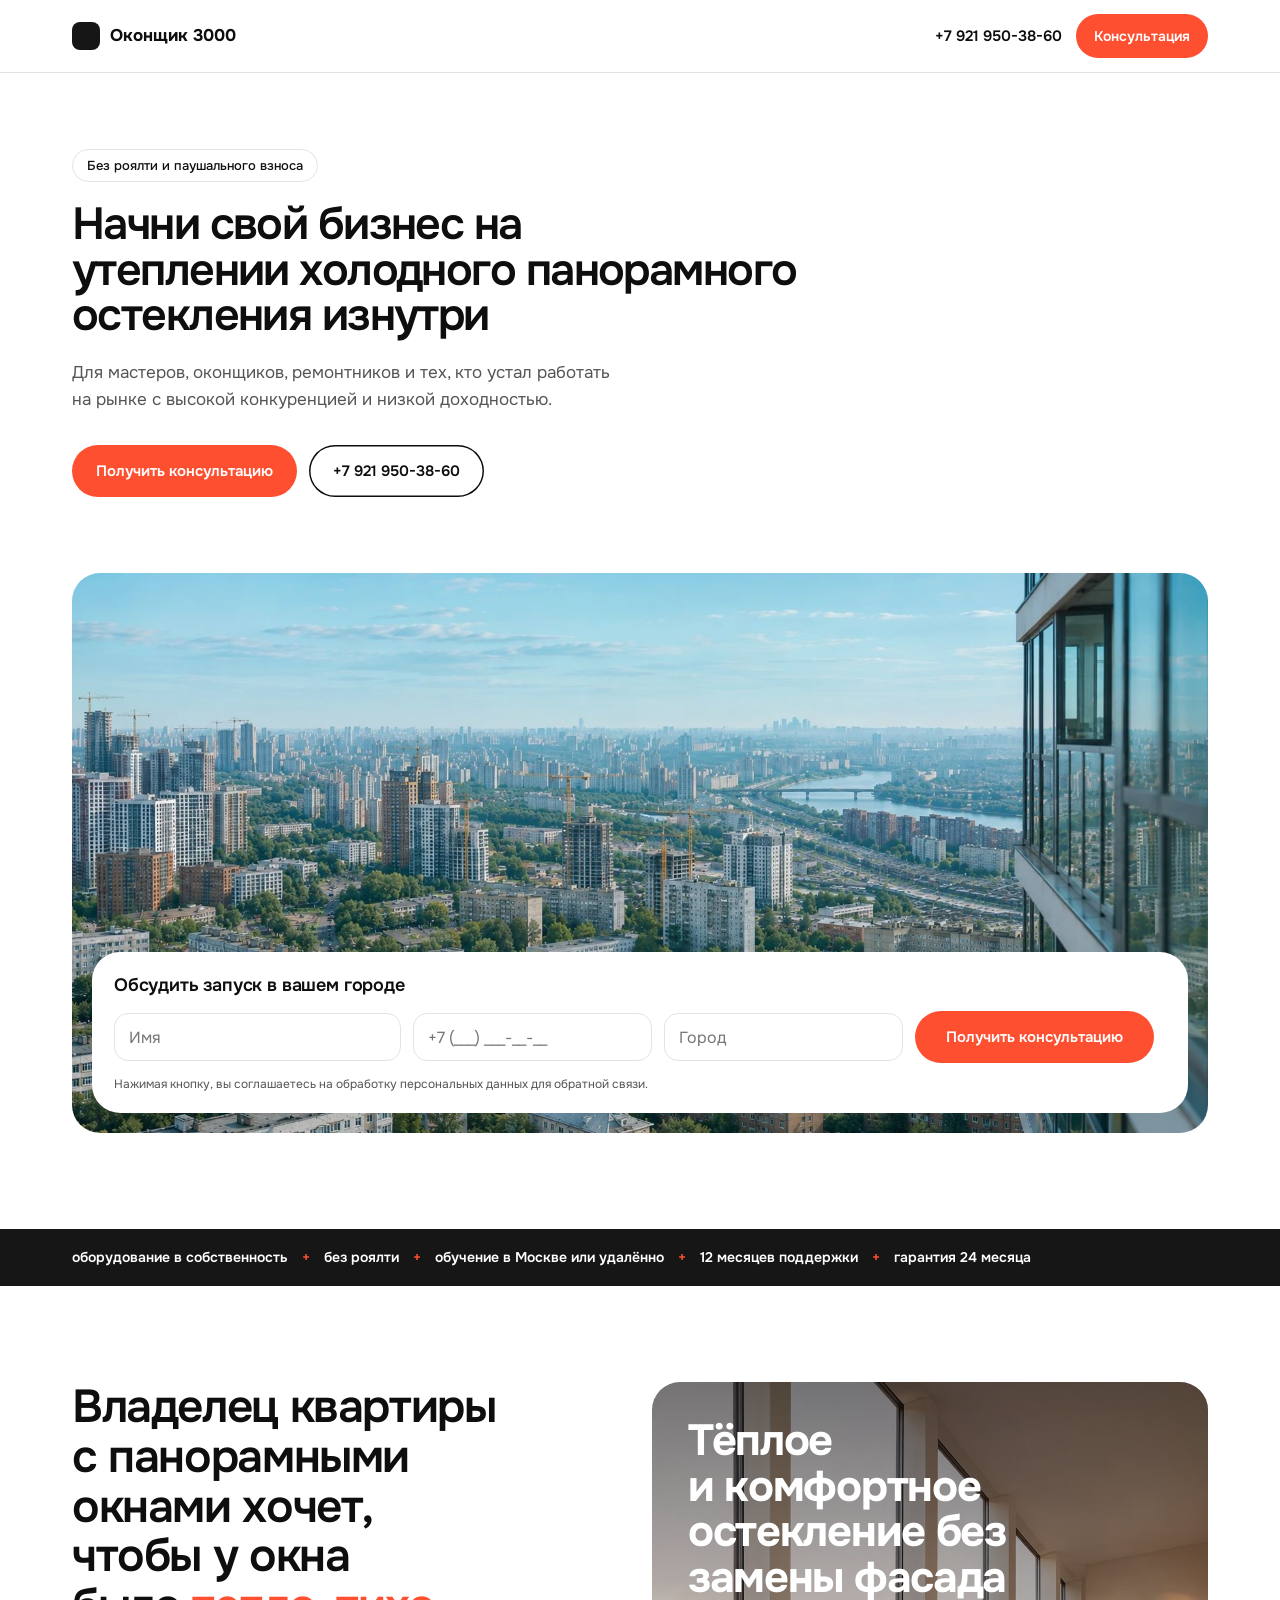
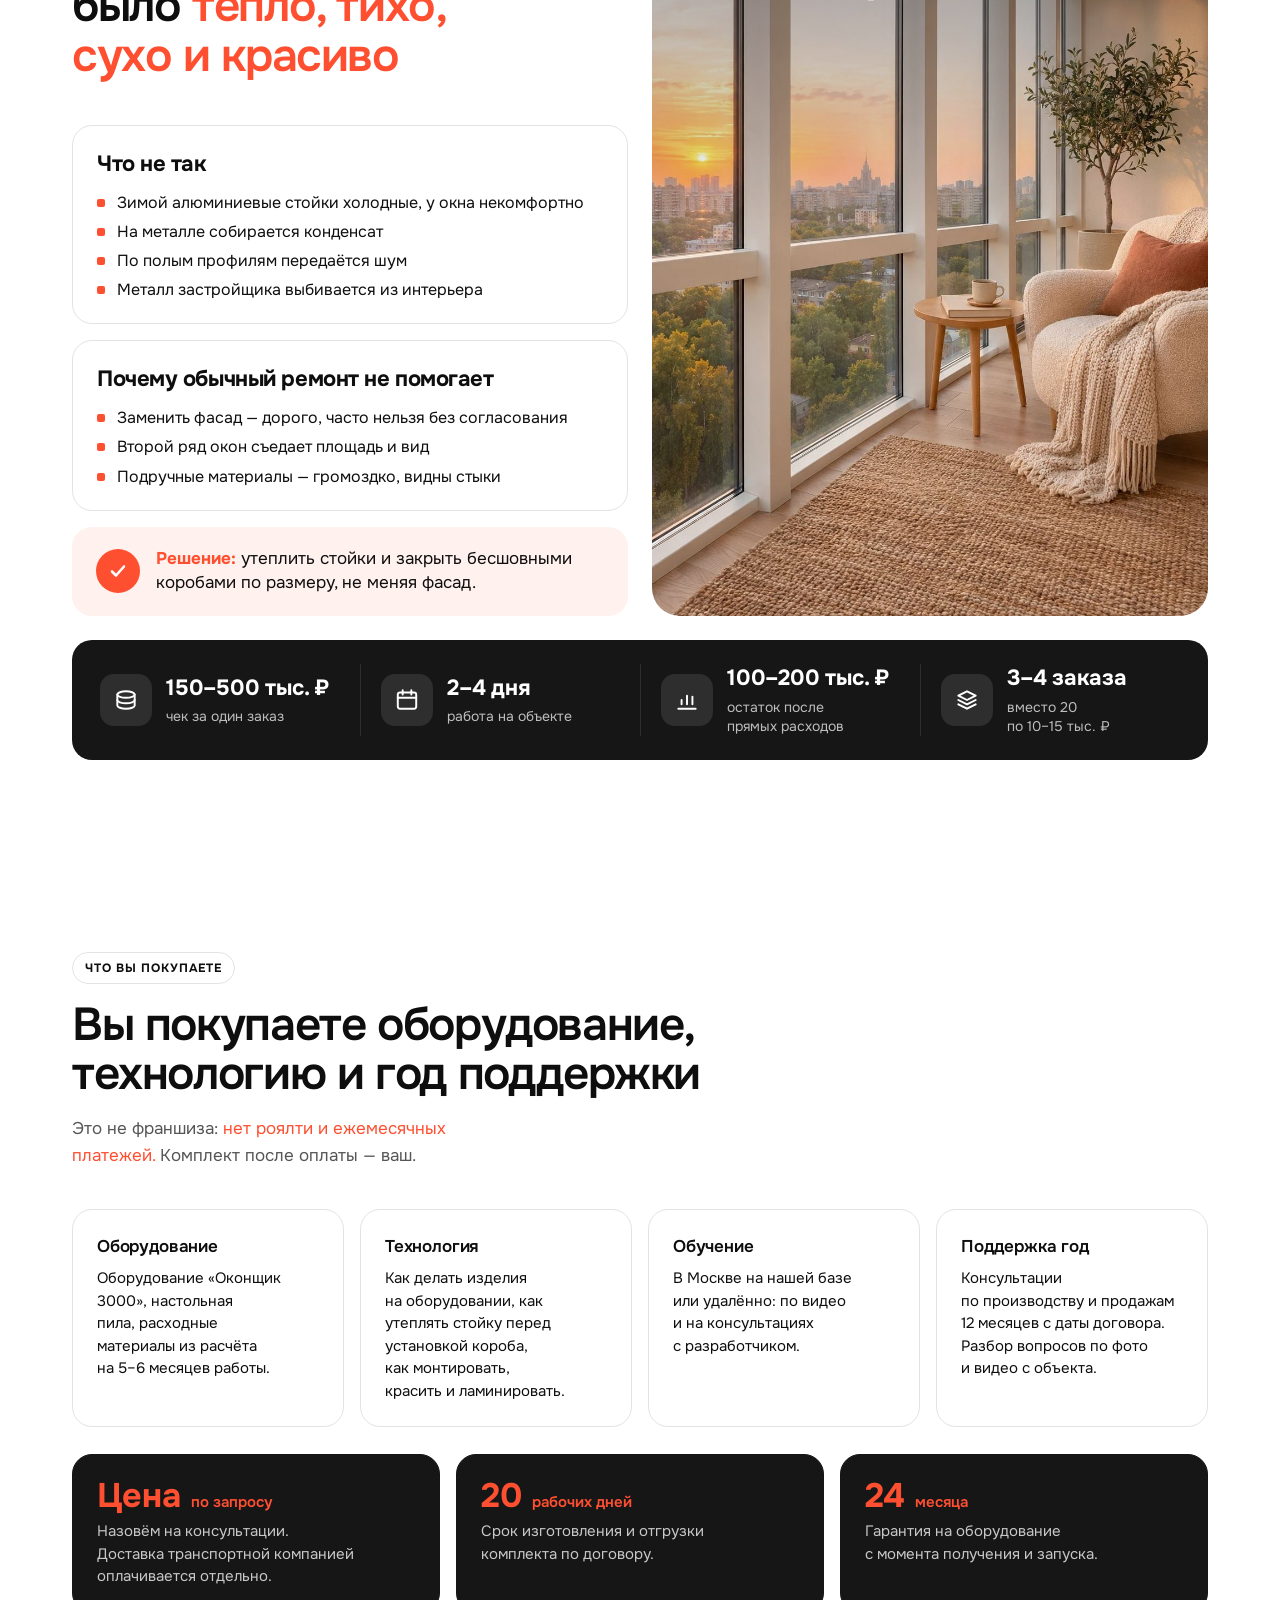
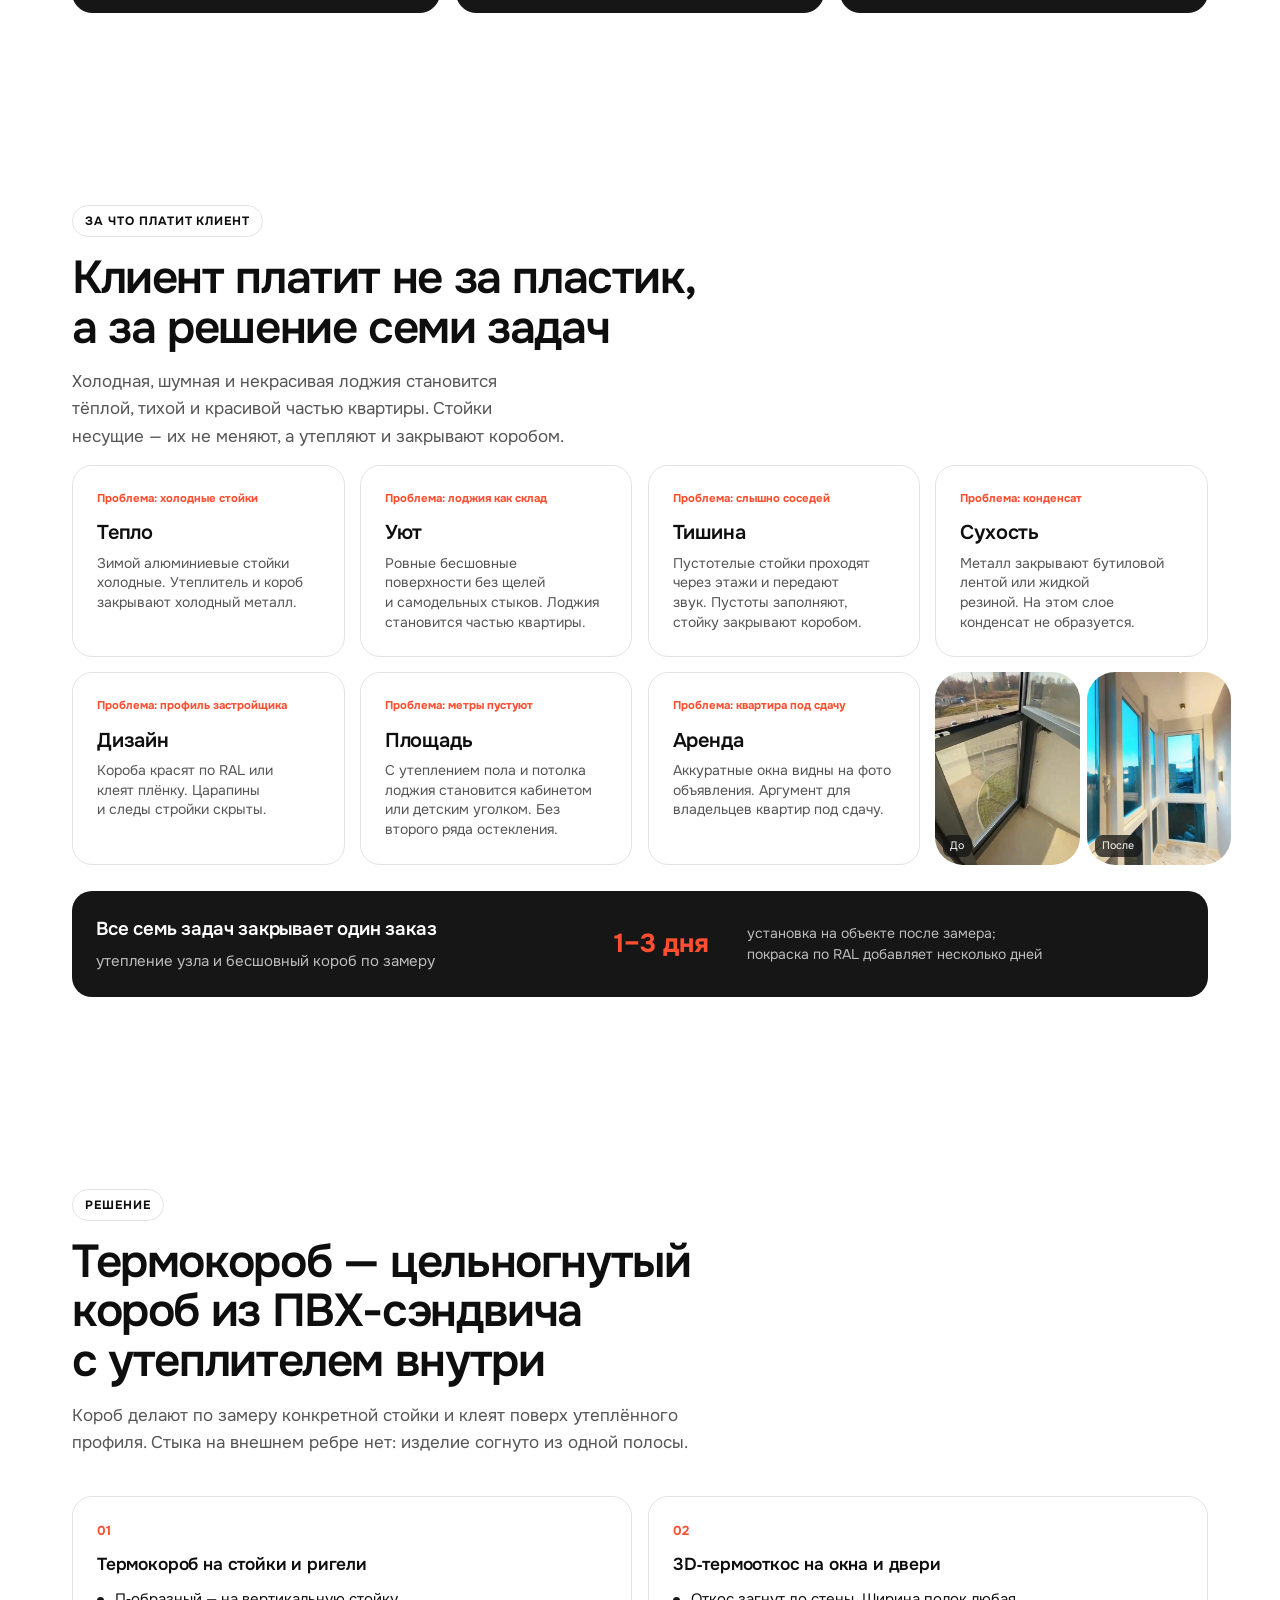
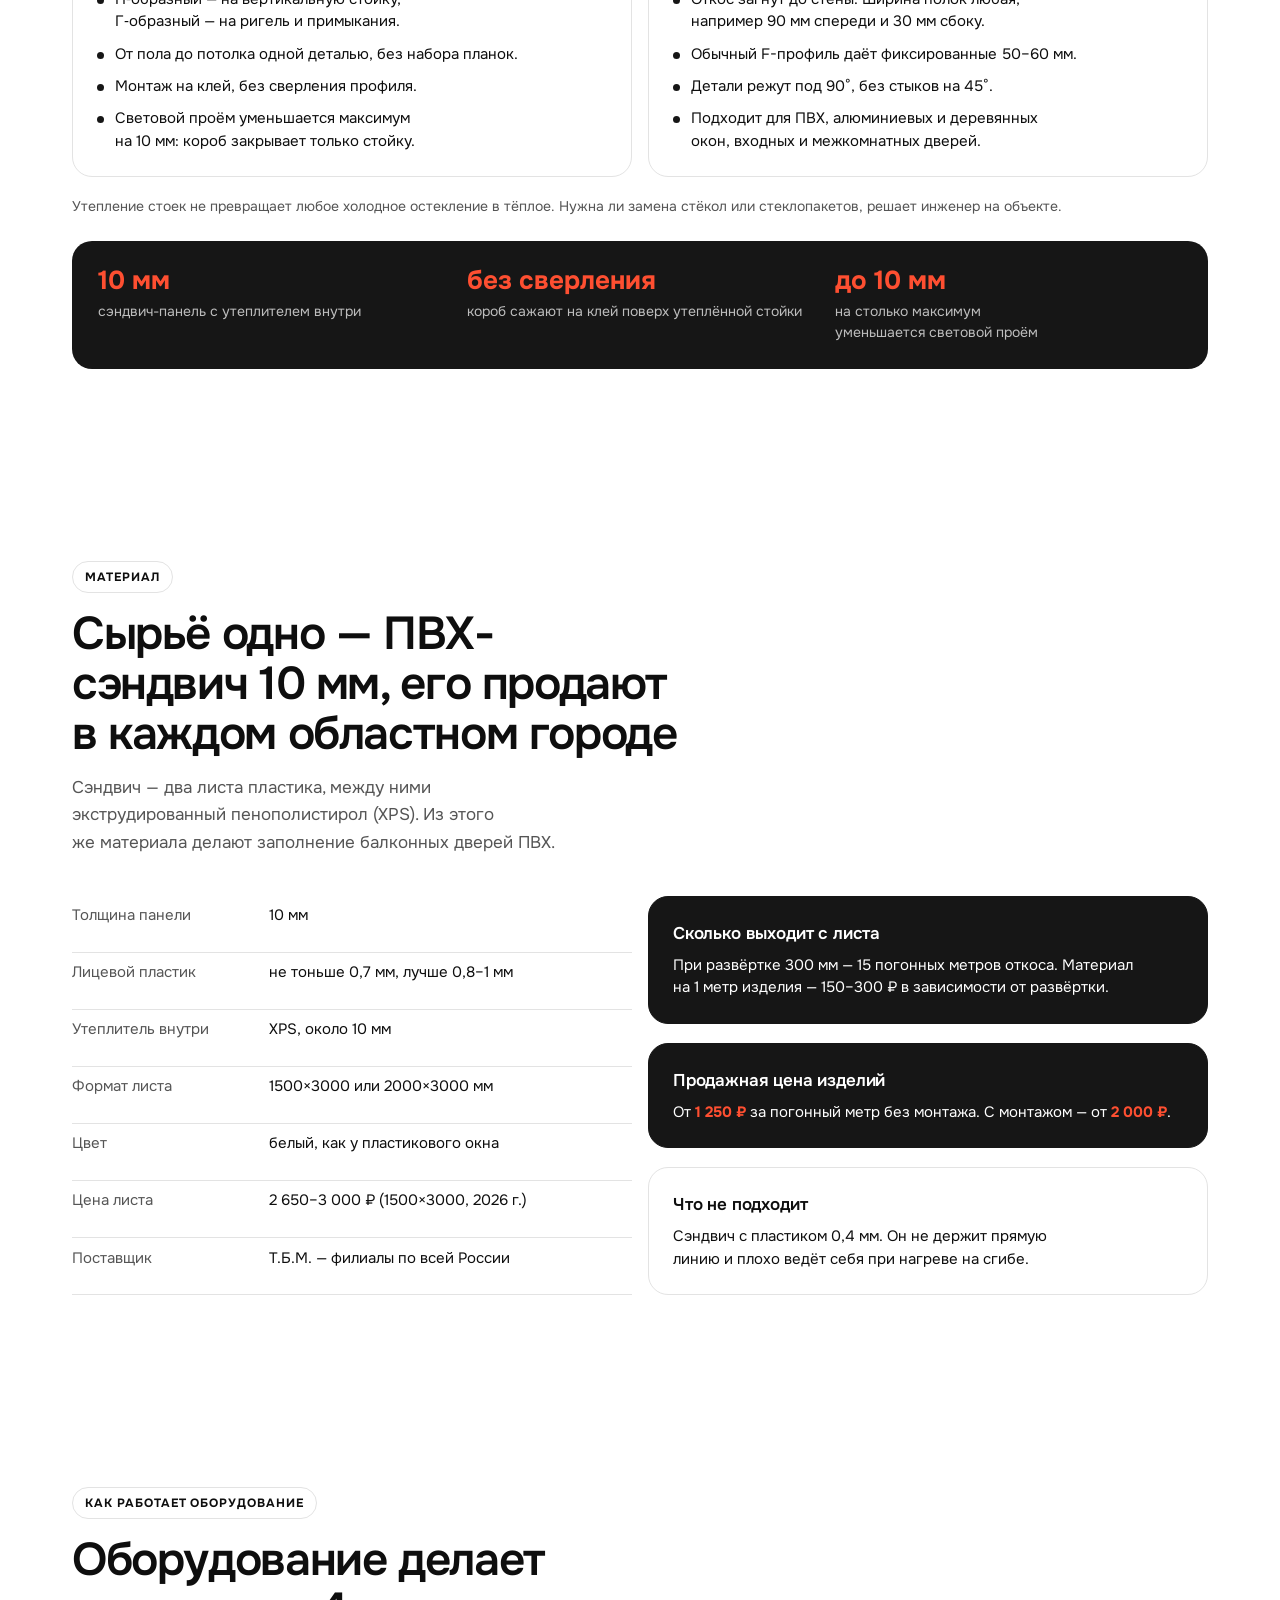
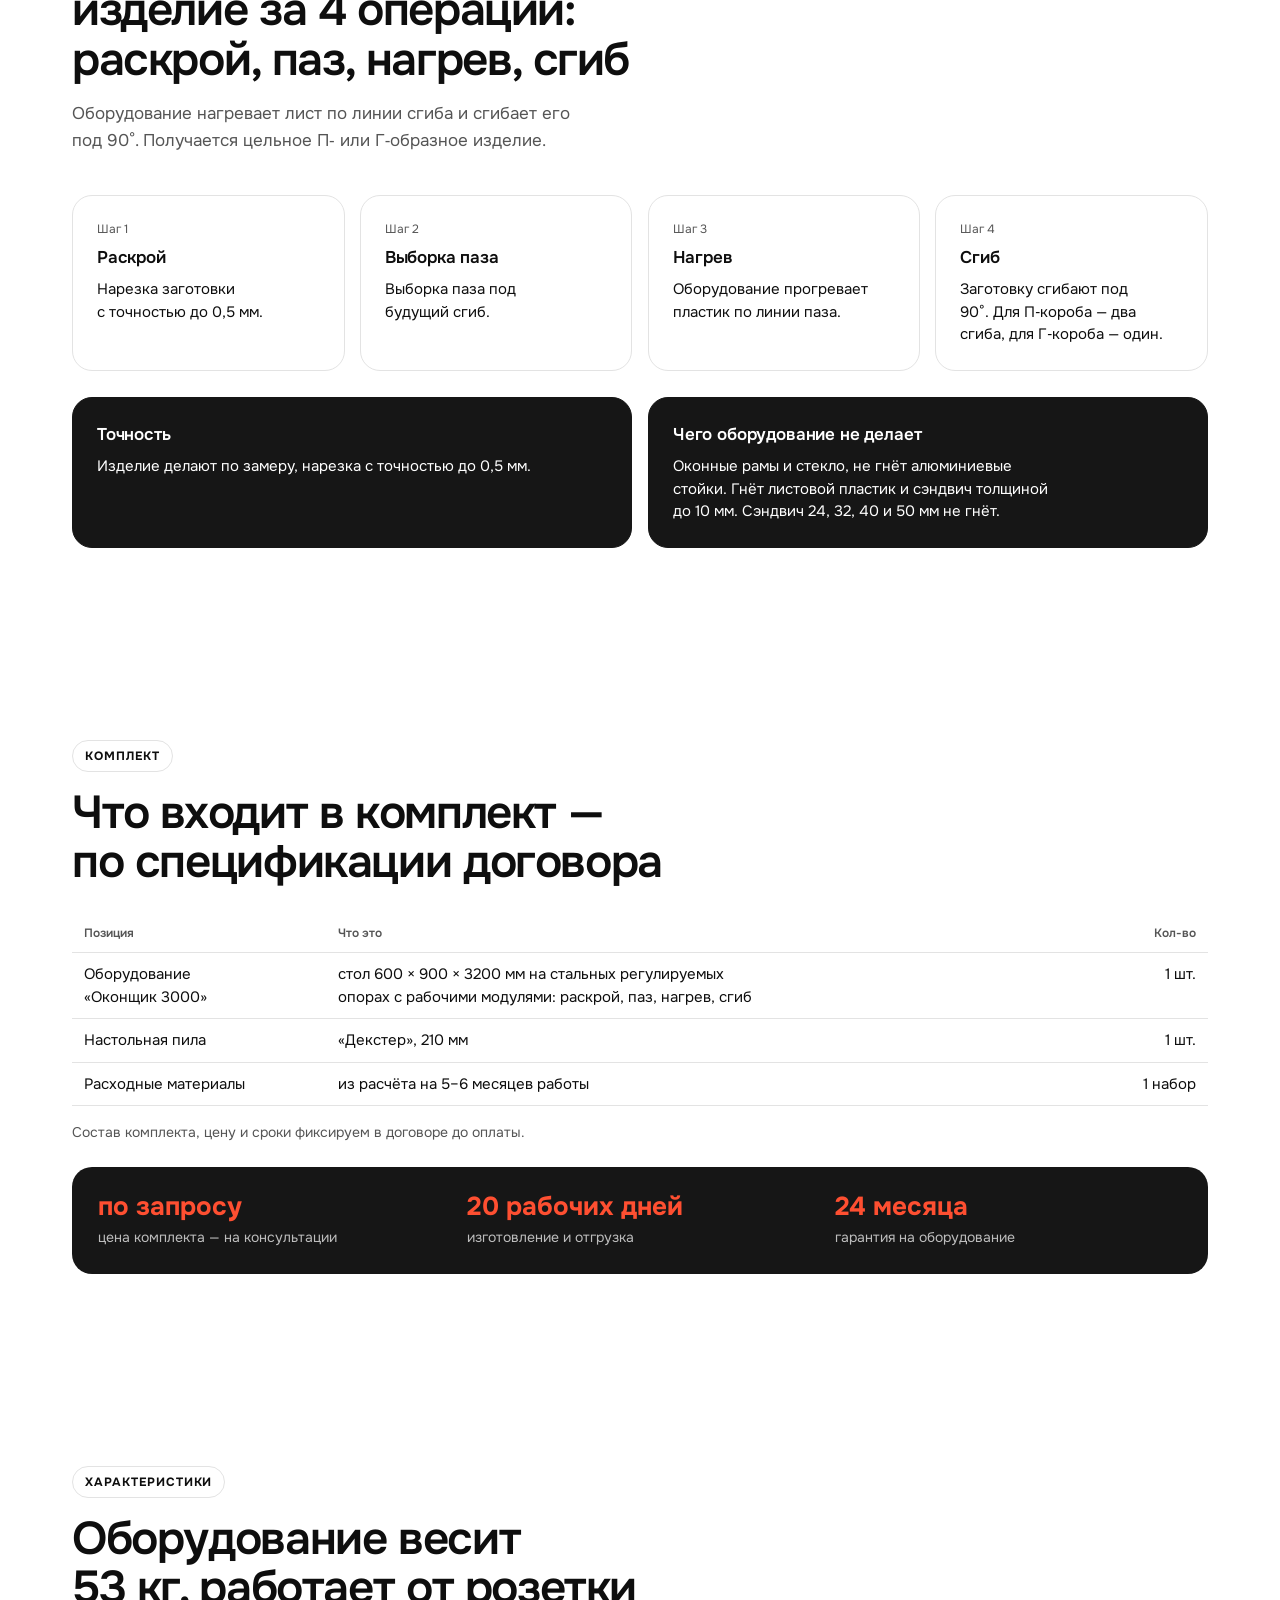
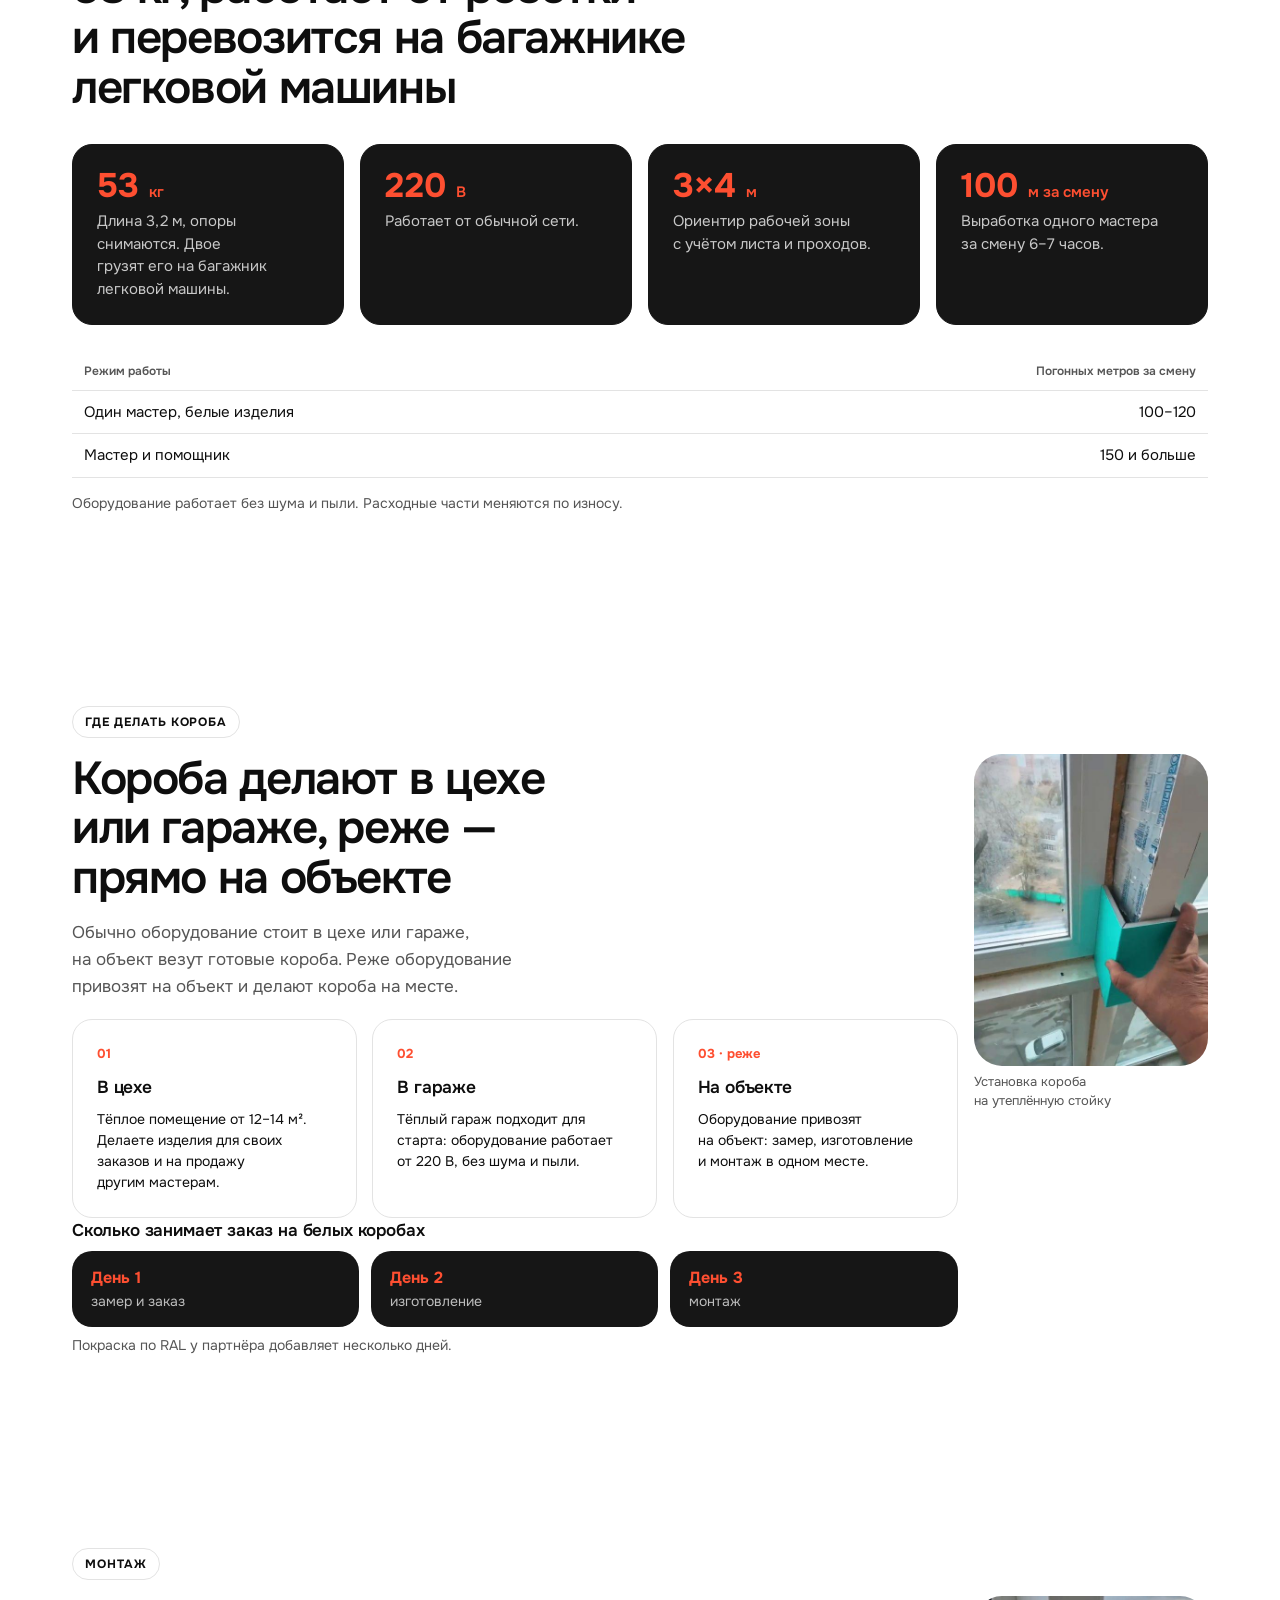
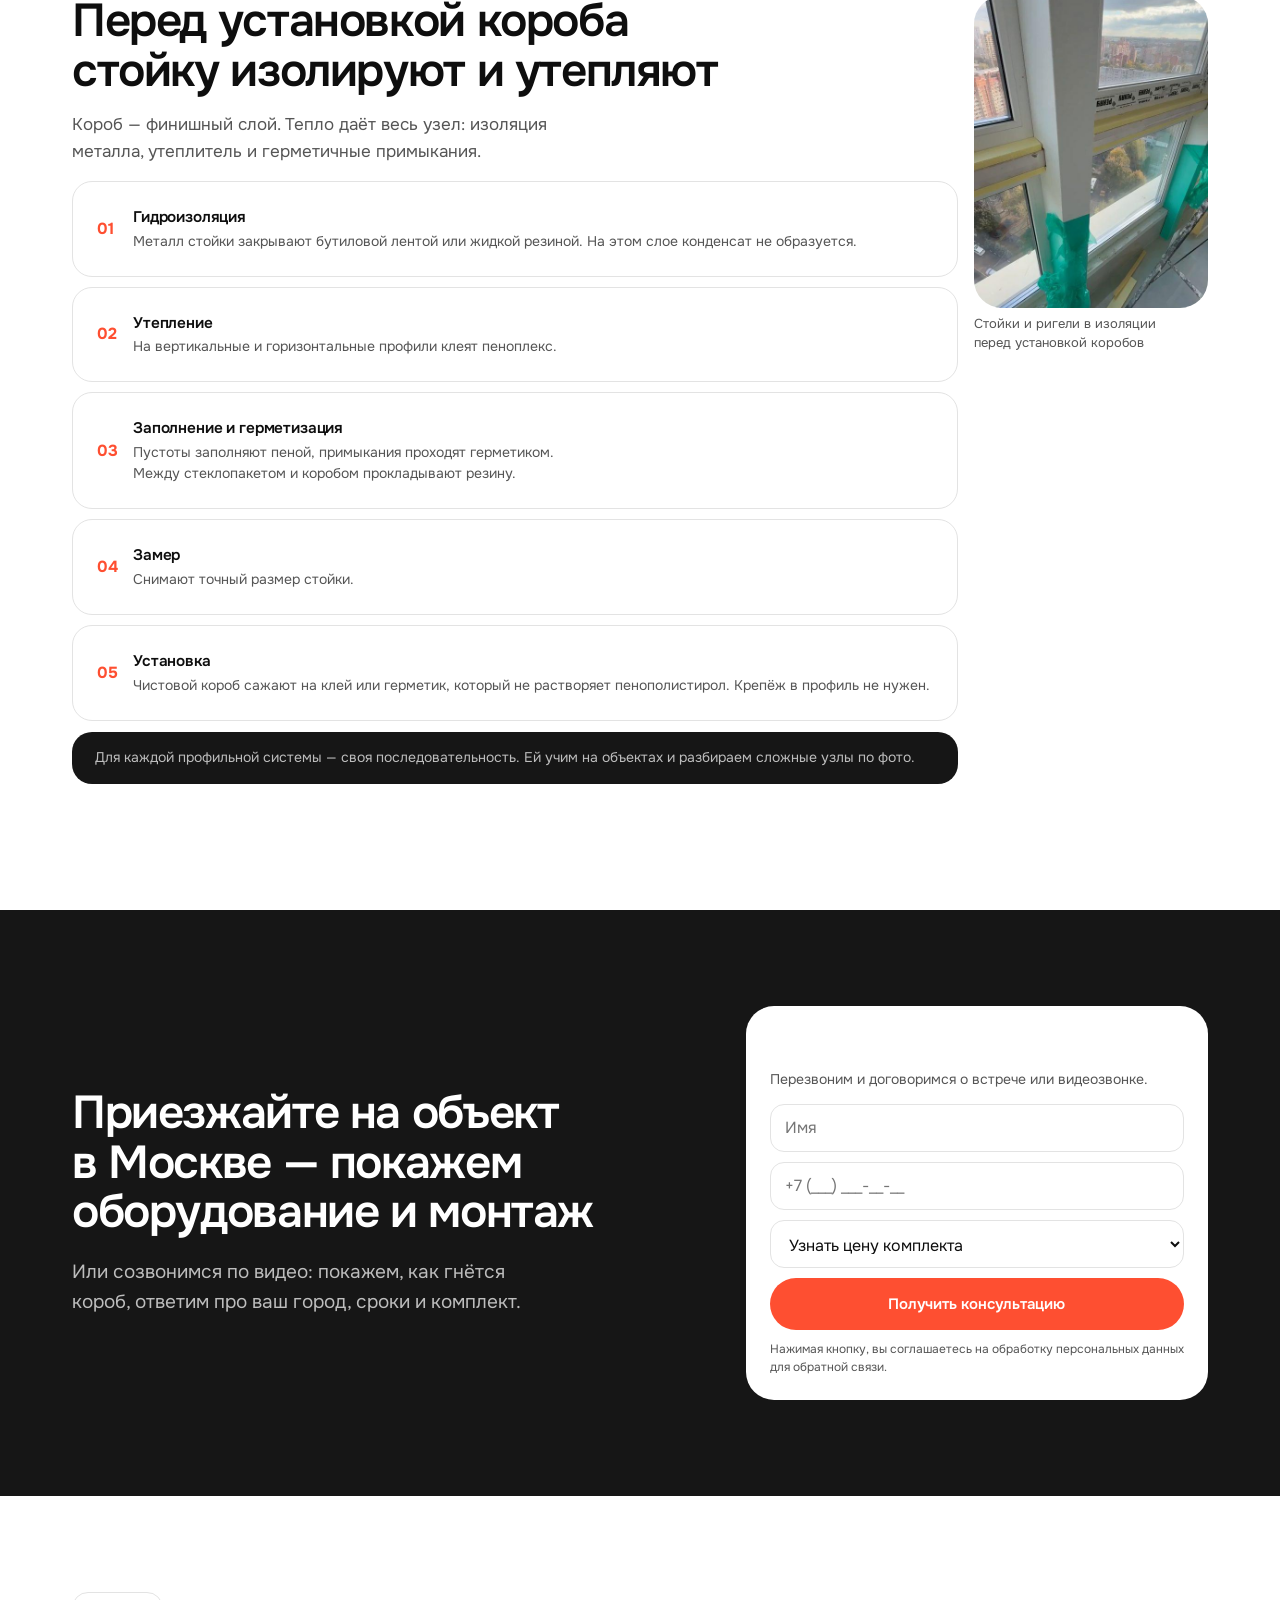
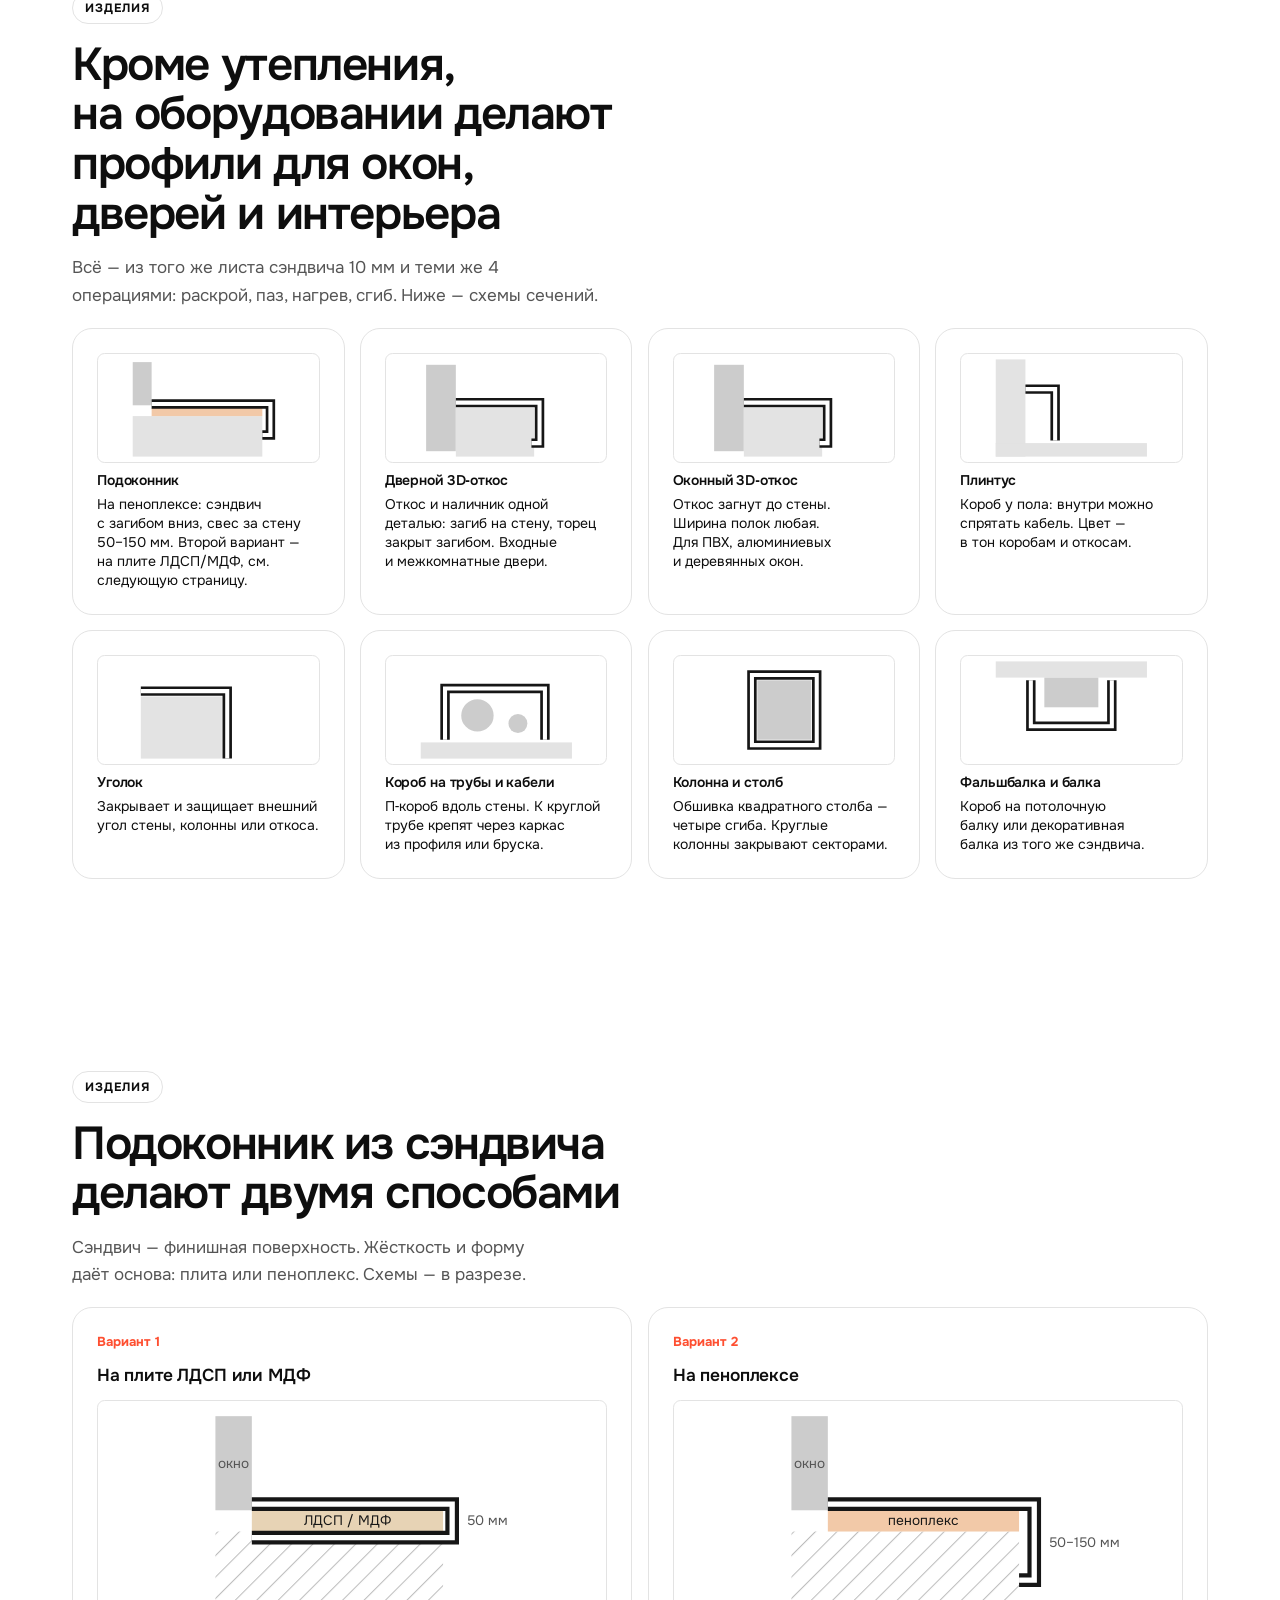
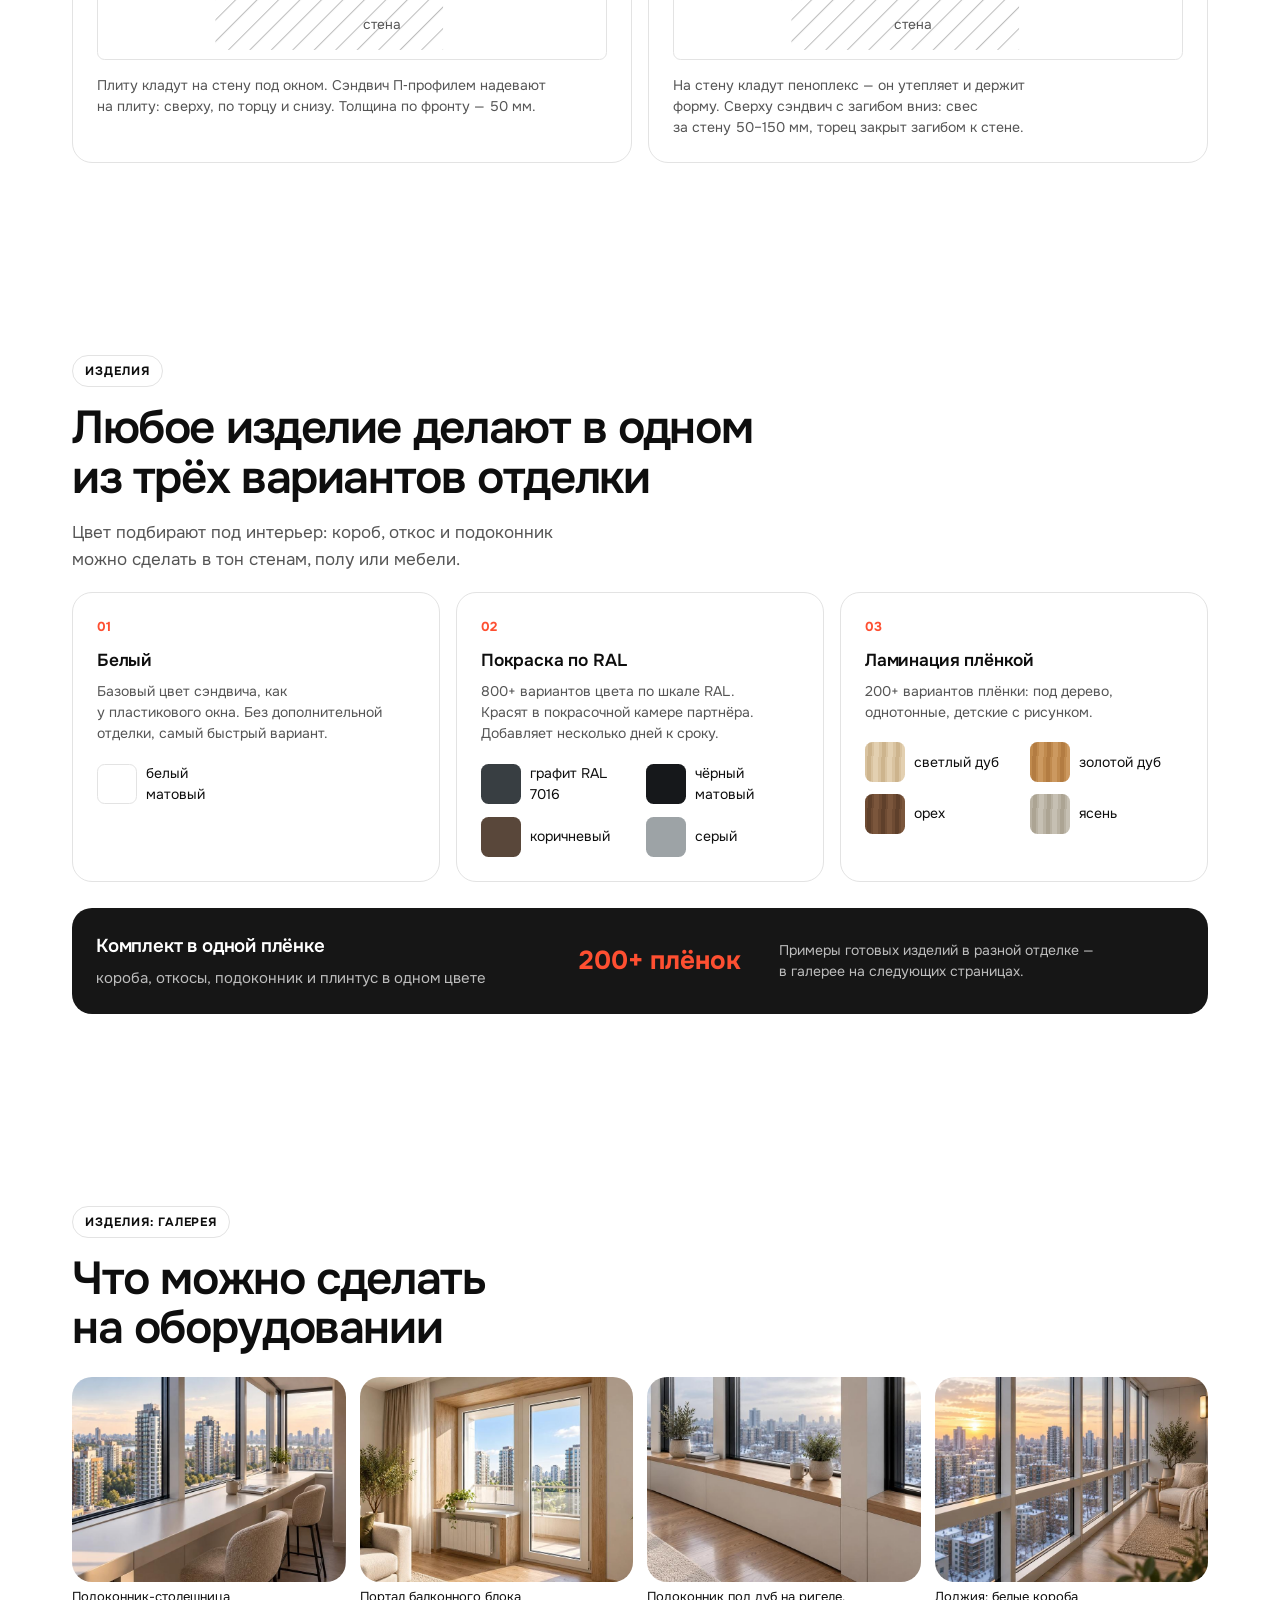
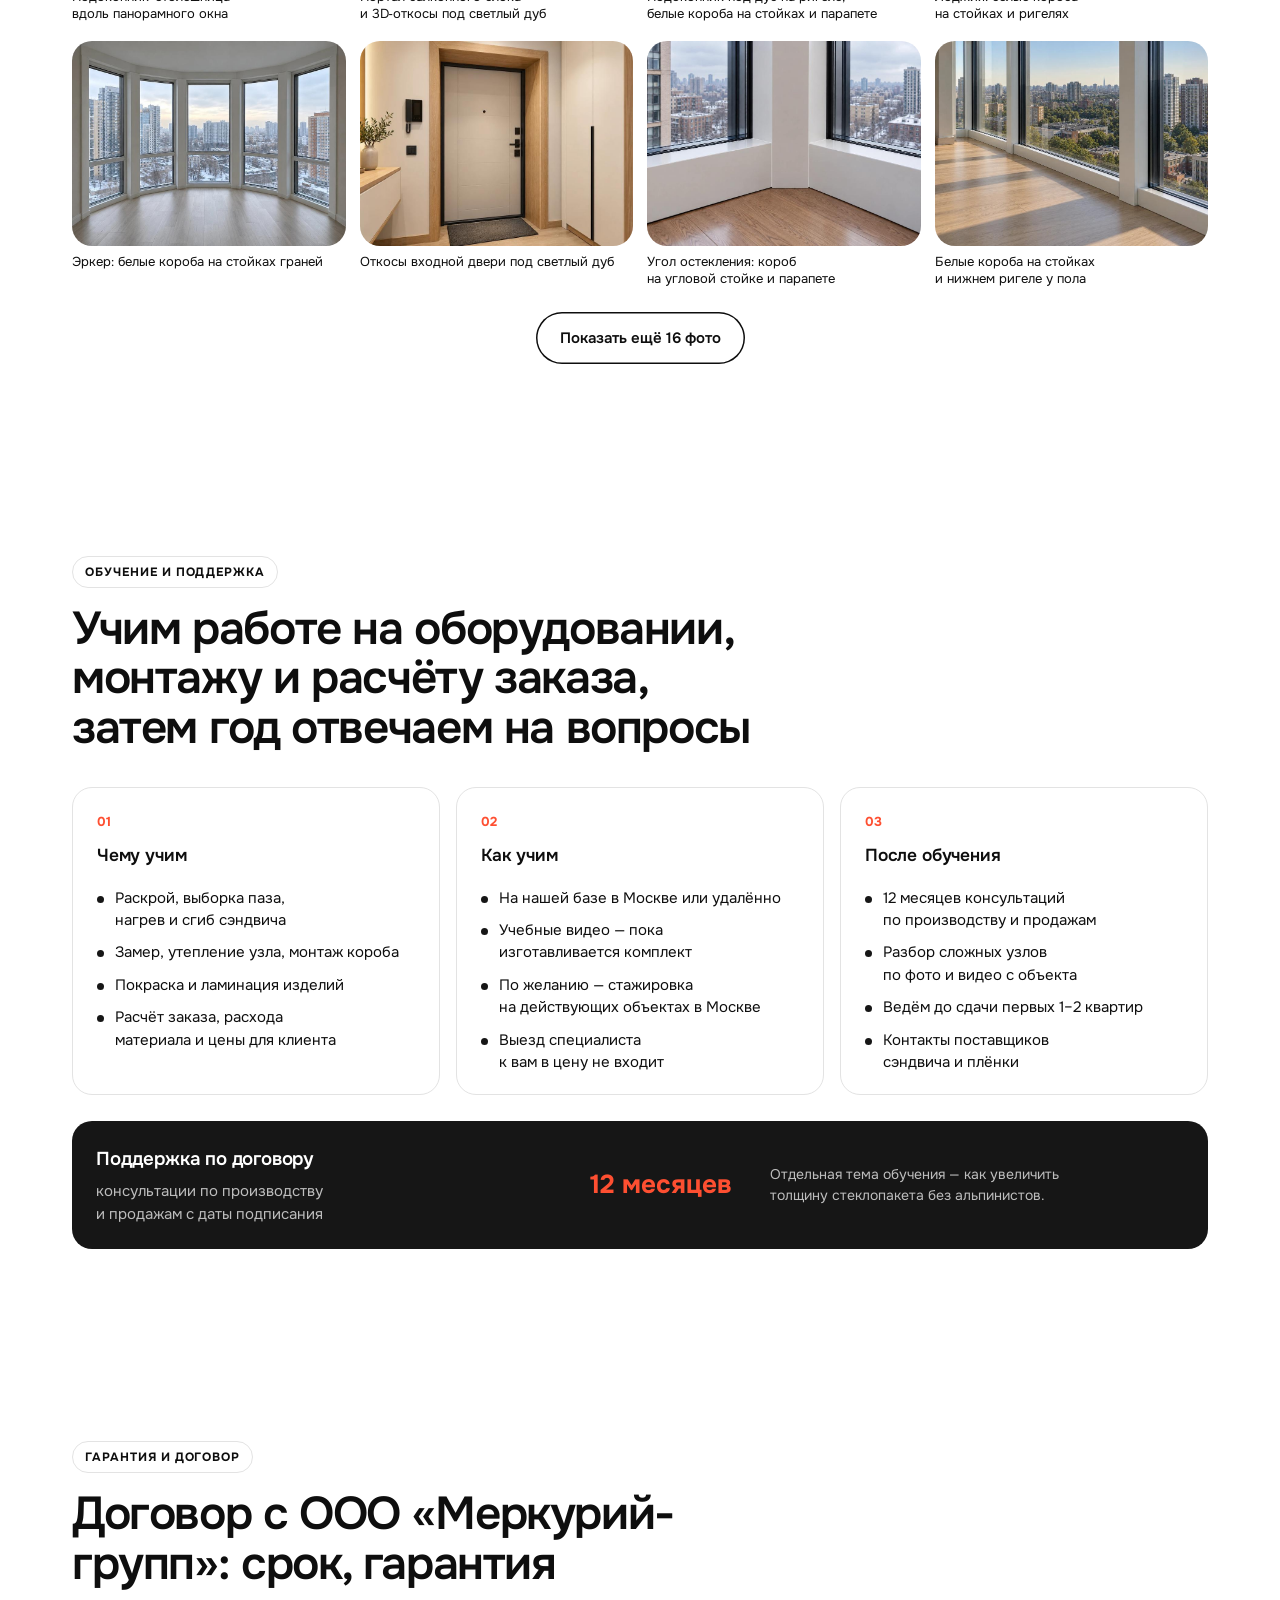
<file: materials/landing/index.html>
<!doctype html>
<html lang="ru"><head><meta charset="utf-8"><meta name="viewport" content="width=device-width,initial-scale=1">
<title>Оконщик 3000 — свой бизнес на утеплении холодного панорамного остекления</title>
<meta name="description" content="Оборудование для бесшовных термокоробов и 3D-откосов из ПВХ-сэндвича 10 мм. Комплект, обучение и год поддержки. Без роялти и паушального взноса.">
<link href="https://fonts.googleapis.com/css2?family=Onest:wght@400;500;600;700&display=swap" rel="stylesheet">
<style>

:root{--or:#FE4F31;--ink:#111111;--muted:#555555;--line:#E3E3E3;--soft:#F2F2F2;--accent:#161616;--dark:#161616}
*{box-sizing:border-box;margin:0;padding:0}
body{font-family:Onest,Arial,sans-serif;color:var(--ink);background:#fff;font-size:11.5pt;line-height:1.45}
.page{width:297mm;height:210mm;padding:16mm 18mm 14mm;position:relative;page-break-after:always;overflow:hidden;display:flex;flex-direction:column}
.page:last-child{page-break-after:auto}
.top{display:flex;justify-content:space-between;font-size:8.5pt;color:var(--muted);margin-bottom:9mm;letter-spacing:.02em}
.top b{color:var(--or);font-weight:600}
h1{font-size:30pt;line-height:1.1;font-weight:700;letter-spacing:-.01em;max-width:200mm}
h2{font-size:21pt;line-height:1.15;font-weight:700;letter-spacing:-.01em;margin-bottom:3mm;max-width:230mm}
.lead{font-size:12.5pt;color:var(--muted);max-width:205mm;margin-bottom:7mm}
h3{font-size:12pt;font-weight:600;margin-bottom:2mm}
p+p{margin-top:2mm}
.muted{color:var(--muted)}
.small{font-size:9.5pt}
.grid{display:grid;gap:6mm}
.g2{grid-template-columns:1fr 1fr}.g3{grid-template-columns:repeat(3,1fr)}.g4{grid-template-columns:repeat(4,1fr)}
.g-img{grid-template-columns:1fr 62mm}.g-img2{grid-template-columns:1fr 46mm 46mm}
.card{border:1px solid var(--line);border-radius:3mm;padding:5mm}
.card.fill{background:var(--dark);border-color:var(--dark);color:#fff}
.card.fill .muted,.card.fill p.muted{color:#C8C8C8}
.card.fill td,.card.fill th{border-bottom-color:rgba(255,255,255,.14);color:#fff}
.card.fill th{color:#C8C8C8}
.num{font-size:24pt;font-weight:700;line-height:1;margin-bottom:2mm}
.num small{font-size:11pt;font-weight:600}
ul{list-style:none}
li{padding-left:5mm;position:relative;margin-top:1.6mm}
li:before{content:"";position:absolute;left:0;top:2.3mm;width:2mm;height:2mm;border-radius:50%;background:var(--accent)}
ol{list-style:none;counter-reset:s}
ol>li{counter-increment:s;padding-left:10mm;margin-top:3mm}
ol>li:before{content:counter(s);background:var(--dark);color:#fff;width:6.5mm;height:6.5mm;top:-.3mm;font-size:9pt;font-weight:600;display:flex;align-items:center;justify-content:center}
table{width:100%;border-collapse:collapse;font-size:10.5pt}
td,th{text-align:left;padding:2.3mm 3mm;border-bottom:1px solid var(--line);vertical-align:top}
th{font-weight:600;color:var(--muted);font-size:9pt}
td.r,th.r{text-align:right;white-space:nowrap}
img.ph{width:100%;height:100%;object-fit:cover;border-radius:3mm;display:block}
.phwrap{height:118mm}
.cap{font-size:8.5pt;color:var(--muted);margin-top:1.5mm}
.note{border-left:1.2mm solid var(--accent);padding:2mm 0 2mm 4mm;font-size:10pt;color:var(--muted);margin-top:auto}
.foot{position:absolute;bottom:7mm;left:18mm;right:18mm;display:flex;justify-content:space-between;font-size:8pt;color:var(--muted)}
.cover{background:var(--dark);color:#fff}
.cover .lead,.cover .top,.cover .toc span{color:#BDBDBD}
.cover .top b{color:var(--or)}
.cover .toc div{border-bottom-color:rgba(255,255,255,.14)}
.cover h1{font-size:38pt;margin-top:18mm;max-width:220mm}
.cover .lead{font-size:14pt;margin-top:6mm}
.toc{columns:2;column-gap:12mm;margin-top:auto;font-size:10.5pt}
.toc div{break-inside:avoid;padding:1.6mm 0;border-bottom:1px solid var(--line);display:flex;gap:4mm}
.toc span{color:var(--muted);width:7mm}
.kv{display:grid;grid-template-columns:52mm 1fr;row-gap:0}
.kv div{padding:2.2mm 0;border-bottom:1px solid var(--line)}
.kv div:nth-child(odd){color:var(--muted)}
.flow{display:grid;grid-template-columns:repeat(4,1fr);gap:4mm}
.flow .card{position:relative}
.flow .step{font-size:9pt;color:var(--muted);margin-bottom:2mm}
.cta{background:var(--dark);color:#fff;border-radius:3mm;padding:7mm}
.cta .muted{color:#BDBDBD}
.pb{position:relative;padding-top:7mm}
.pb-axis{display:flex;justify-content:space-between;margin-left:48mm;font-size:8pt;color:var(--muted);position:absolute;top:0;left:0;right:0}
.pb-row{display:grid;grid-template-columns:48mm 1fr;align-items:center;margin-top:2.5mm}
.pb-lbl{font-size:10pt;font-weight:600;line-height:1.25}.pb-lbl span{font-weight:400;color:var(--muted);font-size:9pt}
.pb-track{display:flex;height:10mm;background:var(--soft);border-radius:2mm;overflow:hidden}
.pb-bar{height:100%;display:flex;align-items:center;padding-left:3mm;font-size:10pt;font-weight:600}
.pb-bar.dark{background:var(--dark);color:#fff}
.pb-seg{height:100%;background:#5E5E5E;color:#fff;border-right:1.2mm solid #fff;display:flex;align-items:center;justify-content:center;font-weight:700;font-size:11pt}
.pb-seg.part{background:repeating-linear-gradient(45deg,#5E5E5E 0 3mm,#8F8F8F 3mm 6mm)}
.pb-line{position:absolute;top:5mm;bottom:-3mm;border-left:.6mm dashed var(--ink)}
.pb-line span{position:absolute;bottom:-4.5mm;left:-9mm;font-size:8pt;font-weight:600;white-space:nowrap}
table.cmp td,table.cmp th{font-size:9.5pt;padding:1.6mm 2mm}
.pp td,.pp th{padding:1.8mm 3mm}
table.cmp td:first-child{color:var(--muted)}
.prod{padding:4mm}.prod h3{font-size:10.5pt;margin:2mm 0 1mm}.prod p{line-height:1.35}
svg.sec{width:100%;height:24mm;display:block;background:#FAFAFB;border-radius:2mm}
svg.mir{width:100%;display:block}
.or{color:var(--or)}
.eq{}.eq .card,.eq2 .card{display:flex;flex-direction:column}
.k{font-size:10pt;font-weight:700;color:var(--or);margin-bottom:3mm}
.col h3{font-size:13pt;margin-bottom:2mm}.col li{margin-top:2.6mm}.eq .card{padding-bottom:7mm}
.eq2{grid-auto-rows:44mm}.eq2 p{color:var(--muted)}
.cta.band{margin-top:auto;margin-bottom:6mm;display:grid;grid-template-columns:1.1fr auto 1fr;gap:10mm;align-items:center;padding:6mm 8mm}
.cta.band .ph{font-size:20pt;font-weight:700;color:var(--or);white-space:nowrap}
.stretch{display:flex;flex-direction:column;gap:5mm}.stretch>.card{flex:1}
.txtcol{display:flex;flex-direction:column;min-height:0}
.imgcol{display:flex;flex-direction:column}.imgcol .phwrap{flex:1;height:auto!important;min-height:0}
.facts{margin-top:auto;margin-bottom:6mm;background:var(--dark);color:#fff;border-radius:3mm;padding:6mm 8mm;display:grid;grid-template-columns:repeat(3,1fr);gap:8mm}
.facts .fv{font-size:19pt;font-weight:700;color:var(--or);line-height:1.1}.facts .fl{color:#BDBDBD;font-size:10pt;margin-top:1.5mm}
.days{display:grid;grid-template-columns:repeat(3,1fr);gap:4mm;margin-top:2mm}
.days div{background:var(--dark);color:#fff;border-radius:3mm;padding:4mm 5mm}.days b{display:block;color:var(--or);font-size:12pt}.days span{color:#BDBDBD;font-size:10pt}
ol.steps>li{margin-top:3.6mm}
.g-img2 .note,.g-img .note{margin-bottom:0}
.fv2{font-size:17pt;font-weight:700;line-height:1.1;margin-bottom:1.5mm}
.hero{position:relative;margin-top:5mm;margin-bottom:6mm;flex:1;min-height:0}.hero img{width:100%;height:100%;object-fit:cover;border-radius:3mm;display:block}
.hero span{position:absolute;left:4mm;bottom:3mm;font-size:8pt;color:#fff;background:rgba(22,22,22,.7);padding:1mm 2.5mm;border-radius:2mm}
.paygrid{display:grid;grid-template-columns:repeat(4,1fr);grid-auto-rows:51mm;gap:4mm;margin-bottom:5mm}
.pay{padding:5mm;display:flex;flex-direction:column}.pay .k{font-size:8.5pt;margin-bottom:3mm}.pay h3{font-size:15pt;margin-bottom:1.5mm}.pay p{font-size:10.5pt;line-height:1.4;color:var(--muted)}
.ba{display:grid;grid-template-columns:1fr 1fr;gap:2mm}.ba div{position:relative;min-height:0}.ba img{width:100%;height:100%;object-fit:cover;border-radius:3mm;display:block}
.ba span{position:absolute;left:2mm;bottom:2mm;font-size:8pt;color:#fff;background:rgba(22,22,22,.75);padding:.8mm 2mm;border-radius:2mm}
.bigsec{width:100%;height:62mm;display:block;background:#FAFAFB;border-radius:2mm;margin:3mm 0 4mm}
.galgrid{display:grid;grid-template-columns:repeat(4,1fr);grid-auto-rows:66mm;gap:5mm 4mm;margin-top:2mm}
.gal{margin:0;display:flex;flex-direction:column;min-height:0}.gal img{width:100%;flex:1;min-height:0;object-fit:cover;border-radius:2.5mm;display:block}
.gal figcaption{font-size:9pt;line-height:1.3;margin-top:2mm;color:var(--ink);height:9mm}
.sws{display:grid;grid-template-columns:1fr 1fr;gap:3mm;margin-top:auto;padding-top:5mm}
.sw{display:flex;align-items:center;gap:2.5mm;font-size:9.5pt}.sw .chip{width:12mm;height:12mm;border-radius:2mm;flex:none}
.strows{display:grid;grid-auto-rows:minmax(0,1fr);gap:2.5mm;flex:1;min-height:0}
.strow{display:grid;grid-template-columns:10mm 1fr;align-items:center;padding:2mm 5mm;min-height:0;overflow:hidden}.strow .k{margin:0;font-size:12pt}.strow h3{font-size:11.5pt;margin-bottom:.5mm}
.cta.band.slim{display:block;padding:4mm 6mm;margin-top:3mm;margin-bottom:0}
.mk{grid-template-columns:125mm 1fr;gap:6mm;grid-template-rows:minmax(0,1fr);margin-bottom:5mm}
.mkcol{display:grid;grid-auto-rows:minmax(0,1fr);gap:4mm;min-height:0}.mkcol .card{display:flex;flex-direction:column;padding:4mm 5mm}.mkcol .k{margin-bottom:1.5mm}.mkcol h3{font-size:12pt;margin-bottom:1mm}
.facts.f4{grid-template-columns:repeat(4,1fr);margin-top:0;padding:4mm 7mm}.facts.f4 .fv{font-size:15pt}
ul.tight li{margin-top:1.2mm;font-size:10pt;line-height:1.35}ul.tight li:before{top:1.5mm;width:1.7mm;height:1.7mm}
h1,h2,h3,.fv,.fv2,.lead,p,li,.cap,.fl,figcaption,td,.kv div,.k{text-wrap:balance}

html{scroll-behavior:smooth}
body{font-size:16px;line-height:1.5;-webkit-font-smoothing:antialiased}
.page{width:100%;height:auto;min-height:0;padding:72px max(20px,calc((100% - 1160px)/2));overflow:visible;page-break-after:auto;display:flex;flex-direction:column}
.page:nth-of-type(even):not(.cover){background:#F6F6F6}
.page:nth-of-type(even):not(.cover) .card:not(.fill){background:#fff}
.top{margin-bottom:14px;font-size:12px;letter-spacing:.12em;text-transform:uppercase}
.top span{display:none}
h1{font-size:46px;max-width:none}h2{font-size:34px;max-width:920px;margin-bottom:12px}
.lead{font-size:18px;max-width:780px;margin-bottom:26px}
h3{font-size:17px}.small{font-size:14px}.k{font-size:13px}
body table{font-size:15px}td,th{padding:10px 12px}
.cap,.gal figcaption{font-size:13px;height:auto}
.grid{gap:16px}.card{border-radius:14px;padding:20px}
.num{font-size:34px}.num small{font-size:15px}
li{padding-left:18px;margin-top:6px}li:before{top:9px;width:7px;height:7px}
ul.tight li{font-size:15px}
.phwrap{height:auto;aspect-ratio:3/4}.imgcol .phwrap{flex:none;aspect-ratio:3/4}
img.ph{border-radius:14px}
.hero{flex:none;aspect-ratio:16/10;margin:18px 0}.hero img{border-radius:14px}
.mk{grid-template-rows:auto;margin-bottom:0}.mkcol{grid-auto-rows:auto}
.paygrid{grid-auto-rows:auto;margin-bottom:0}.ba div{aspect-ratio:3/4}
.galgrid{grid-auto-rows:auto;gap:18px 14px}.gal img{flex:none;aspect-ratio:4/3;border-radius:12px}
.strows{grid-auto-rows:auto;flex:none;gap:10px}.strow{padding:12px 16px;grid-template-columns:36px 1fr}
.facts,.facts.f4{margin:24px 0 0!important;padding:26px;gap:22px;border-radius:14px}.facts .fv{font-size:26px}.facts.f4 .fv{font-size:22px}.facts .fl{font-size:14px}
.cta{border-radius:14px}.cta.band{margin:26px 0 0;padding:24px}.cta.band .ph{font-size:26px}
.eq2{grid-auto-rows:auto}.eq .card{padding-bottom:20px}
svg.sec{height:110px}.bigsec{height:260px}
.note{margin-top:22px;font-size:14px}.days{gap:12px}.days b{font-size:16px}.days span{font-size:14px}
.sw{font-size:14px}.sw .chip{width:40px;height:40px}
.pb-lbl{font-size:14px}.pb-lbl span{font-size:13px}.pb-seg,.pb-bar{font-size:14px}
table.cmp td,table.cmp th{font-size:14px;padding:8px}
.cover h1{font-size:50px;margin-top:10px}.cover .lead{font-size:19px}
.hgrid{display:grid;grid-template-columns:1.15fr .85fr;gap:48px;align-items:center}
.hero1{padding-top:80px;padding-bottom:80px}
.h1grid{grid-template-areas:'t f';align-items:center}.h1grid .ht{grid-area:t}.h1grid .lform{grid-area:f;align-self:center}.h1grid .toc{grid-area:n;margin-top:0}
.toc{columns:2;column-gap:28px;margin-top:28px;font-size:15px}
.toc a{display:flex;gap:12px;padding:8px 0;border-bottom:1px solid rgba(255,255,255,.14);color:#fff;text-decoration:none;break-inside:avoid}
.toc a:hover{color:var(--or)}.toc a span{color:#9E9E9E;width:24px}
.midform h2{color:#fff}.midform .lead{color:#BDBDBD}.midform .ph{color:var(--or);font-weight:700;text-decoration:none;white-space:nowrap}
.lform{background:#fff;color:var(--ink);border-radius:16px;padding:22px;box-shadow:0 14px 40px rgba(0,0,0,.25)}
.lform h3{font-size:21px;color:var(--ink)}.lform p{font-size:14px;color:var(--muted);margin:4px 0 14px}
.lform input,.lform select,.lform textarea{width:100%;border:1.5px solid var(--line);border-radius:10px;padding:13px 14px;font:16px Onest,sans-serif;margin-bottom:10px;background:#fff;color:var(--ink)}
.lform input:focus,.lform select:focus,.lform textarea:focus{outline:none;border-color:var(--or)}
.btn{display:inline-flex;align-items:center;justify-content:center;background:var(--or);color:#fff;border:0;border-radius:12px;padding:15px 22px;font:600 16px Onest,sans-serif;cursor:pointer;text-decoration:none}
.btn:hover{filter:brightness(.93)}.lform .btn{width:100%}
.agree{font-size:12px;color:var(--muted);margin-top:10px}
.ok{display:none;text-align:center;padding:18px 0;font-size:15px}.ok b{display:block;font-size:20px;margin-bottom:6px}
.lform.sent .fields{display:none}.lform.sent .ok{display:block}
header.bar{position:sticky;top:0;z-index:20;background:rgba(22,22,22,.96);backdrop-filter:blur(6px);color:#fff}
header.bar .in{display:flex;align-items:center;justify-content:space-between;height:58px;padding:0 max(20px,calc((100% - 1160px)/2));gap:12px}
header.bar .logo{font-weight:700}header.bar .logo span{color:var(--or)}
header.bar .tel{color:#fff;font-weight:600;text-decoration:none;white-space:nowrap}
header.bar .btn{padding:9px 14px;font-size:14px;border-radius:10px}
.fab{display:none}
footer{background:#0E0E0E;color:#9A9A9A;font-size:13px;padding:28px max(20px,calc((100% - 1160px)/2))}footer b{color:#fff}
@media(max-width:860px){
  .page{padding:48px 16px}
  h1{font-size:32px}.cover h1{font-size:34px}h2{font-size:25px}.lead{font-size:16px;margin-bottom:20px}
  .hgrid,.g2,.g3,.g-img,.g-img2,.mk,.flow,.kv,.cta.band,.days{grid-template-columns:1fr!important}
  .hgrid{gap:28px}
  .h1grid{grid-template-areas:'t' 'f'}
  .grid[style*="grid-template-columns"]{grid-template-columns:1fr!important}
  .grid>*,.paygrid>*,.galgrid>*,.facts>*{min-width:0}
  td.r,th.r{white-space:normal}
  .g4,.paygrid,.galgrid,.facts,.facts.f4,.sws{grid-template-columns:1fr 1fr!important}
  .facts{padding:18px;gap:16px}.facts .fv,.facts.f4 .fv{font-size:19px}
  .toc{columns:1}
  .pb-row{grid-template-columns:1fr}.pb-axis,.pb-line{display:none}
  body table{font-size:14px}td,th{padding:8px 6px}
  .kv div:nth-child(odd){padding-bottom:0;border-bottom:0;font-size:13px}
  .hero{aspect-ratio:4/3}.phwrap,.imgcol .phwrap{aspect-ratio:4/3}
  header.bar .tel{display:none}
  .fab{position:fixed;left:16px;right:16px;bottom:14px;z-index:30;display:flex;gap:8px}
  .fab .btn{flex:1;box-shadow:0 8px 20px rgba(0,0,0,.25)}.fab .btn.t{flex:0 0 auto;background:#fff;color:var(--ink)}
  footer{padding-bottom:90px}
  .ba{grid-column:1/-1}
}

/* frontend-design pass */
.page .top{display:none}
.hero1{padding:0!important;min-height:calc(100vh - 58px)}
.h1grid{display:grid;align-items:stretch;grid-template-columns:minmax(0,1fr) minmax(0,1fr);grid-template-areas:'t p' 'f p';min-height:calc(100vh - 58px)}
.h1grid .ht{grid-area:t;padding:72px 48px 28px max(20px,calc((100vw - 1160px)/2));align-self:end}
.h1grid .lform{grid-area:f;margin:0 48px 72px max(20px,calc((100vw - 1160px)/2));align-self:start;max-width:460px}
.hpic{grid-area:p;position:relative;min-height:520px;align-self:stretch;height:100%}.hpic img{position:absolute;inset:0;width:100%;height:100%;object-fit:cover;object-position:50% 60%}
.cover h1{font-size:54px;line-height:1.04;letter-spacing:-.025em;margin-top:0;max-width:640px}
.cover .lead{font-size:19px;max-width:560px;margin:20px 0 0}
h2{font-size:40px;line-height:1.08;letter-spacing:-.02em;max-width:880px;margin-bottom:16px}
.lead{max-width:680px}
.page{padding-top:96px;padding-bottom:96px}
.midform{padding-top:80px;padding-bottom:80px}
.lform{box-shadow:none;border-radius:18px}
.cover .lform{box-shadow:0 20px 60px rgba(0,0,0,.35)}

@media(max-width:860px){
  .hero1{min-height:0}
  .h1grid{grid-template-columns:1fr;grid-template-areas:'t' 'f' 'p';min-height:0}
  .h1grid .ht{padding:40px 16px 22px}
  .h1grid .lform{margin:0 16px 28px;max-width:none}
  .hpic{min-height:0;aspect-ratio:4/5}
  .cover h1{font-size:36px}.cover .lead{font-size:16px}
  h2{font-size:27px}
  .page{padding-top:56px;padding-bottom:56px}
}

/* ===== Утеплит DS 3.0 ===== */
:root{--u-bg:#FFFFFF;--u-card:#FFFFFF;--u-peach:#FFFFFF;--u-forest:#161616;--u-forest-2:#2E2E2E;--u-ink:#0E0E0E;--u-muted:#555555;--u-on-forest:#FFFFFF;--u-on-forest-muted:#BDBDBD;--u-action:#FE4F31;--u-action-hover:#E23C1F;--u-sun:#FE4F31;--u-line:#E3E3E3;--u-line-dark:#2E2E2E;--u-focus:#8F8F8F;
--u-fs-display:clamp(32px,3.5vw,45px);--u-fs-h2:clamp(30px,4vw,46px);--u-r-field:14px;--u-r-card:20px;--u-r-big:28px;--u-shadow-soft:0 1px 2px rgba(14,14,14,.04),0 10px 30px rgba(14,14,14,.06);--u-shadow-float:none;--u-gutter:16px;--u-section:64px;--u-inset:20px;
--or:var(--u-action);--dark:var(--u-forest);--accent:var(--u-forest);--ink:var(--u-ink);--muted:var(--u-muted);--line:var(--u-line)}
@media(min-width:768px){:root{--u-gutter:32px;--u-inset:24px}}@media(min-width:1024px){:root{--u-section:96px}}
body{background:var(--u-bg);color:var(--u-ink);font-size:15px}
.u-wrap{max-width:1200px;margin:0 auto;padding:0 var(--u-gutter)}
.page{padding:var(--u-section) max(var(--u-gutter),calc((100% - 1200px)/2 + var(--u-gutter)))!important;background:var(--u-bg)}
.page[data-t=u-twh]{background:#fff}
.page:nth-of-type(even):not(.cover){background:inherit}
.page[data-t=u-twh]{background:#fff!important}.page[data-t=u-tbg]{background:var(--u-bg)!important}
.page[data-t=u-tdark]{background:var(--u-forest)!important;color:#fff}
.page[data-t=u-tdark] h2,.page[data-t=u-tdark] h3{color:#fff}.page[data-t=u-tdark] .lead,.page[data-t=u-tdark] .muted{color:var(--u-on-forest-muted)}
.page[data-t=u-tdark] .card{background:transparent!important;border:1px solid var(--u-line-dark);color:#fff}.page[data-t=u-tdark] .card .k{color:var(--u-sun);font-size:28px;font-weight:600}
.u-eye{display:inline-block;align-self:flex-start;font-size:12px;font-weight:700;letter-spacing:.08em;text-transform:uppercase;background:var(--u-peach);color:var(--u-ink);border-radius:999px;padding:6px 12px;margin-bottom:16px}
.page[data-t=u-tdark] .u-eye{background:var(--u-forest-2);color:#fff}
h2{font-size:var(--u-fs-h2);font-weight:600;line-height:1.08;letter-spacing:-.03em;max-width:24ch;margin-bottom:16px}
.lead{font-size:17px;line-height:1.6;max-width:56ch;margin-bottom:40px}
h3{font-weight:600;letter-spacing:-.01em}
/* cards: white on gray with soft shadow; on white — line, no shadow */
.card{border-radius:var(--u-r-card);padding:var(--u-inset)}
.page[data-t=u-tbg] .card:not(.fill){background:#fff;border-color:transparent;box-shadow:var(--u-shadow-soft)}
.page[data-t=u-twh] .card:not(.fill){background:#fff;border:1px solid var(--u-line);box-shadow:none}
.card.fill,.facts,.cta,.days div{background:var(--u-forest)!important;border-radius:var(--u-r-card)}
.facts .fv,.cta.band .ph,.days b,.card.fill .num{color:var(--u-sun)}
img.ph,.hero img,.ba img{border-radius:var(--u-r-big)}.gal img{border-radius:var(--u-r-card)}
li:before{background:var(--u-forest)}
.k{color:var(--u-action)}
/* buttons */
.u-btn,.lform .btn{display:inline-flex;align-items:center;justify-content:center;gap:8px;height:52px;padding:0 24px;border-radius:999px;background:var(--u-action);color:#fff;font:600 15px Onest,system-ui,sans-serif;text-decoration:none;border:0;cursor:pointer;transition:background .15s,transform .12s;white-space:nowrap}
.u-btn:hover,.lform .btn:hover{background:var(--u-action-hover);filter:none}.u-btn:active,.lform .btn:active{transform:scale(.98)}
.u-btn.u-out{background:transparent;color:var(--u-ink);box-shadow:inset 0 0 0 1.5px var(--u-ink)}.u-btn.u-out:hover{background:var(--u-ink);color:#fff}
.u-btn.u-white{background:#fff;color:var(--u-ink)}.u-btn.u-white:hover{background:#E3E3E3}
.u-btn.u-sm{height:44px;padding:0 18px;font-size:14px}
:focus-visible{outline:3px solid var(--u-focus);outline-offset:3px}
@media (prefers-reduced-motion:reduce){*{transition:none!important;scroll-behavior:auto!important}}
/* header */
header.bar{background:rgba(255,255,255,.94);color:var(--u-ink);backdrop-filter:blur(8px);border-bottom:1px solid var(--u-line)}
header.bar .in{height:60px;max-width:1200px;margin:0 auto;padding:0 var(--u-gutter)}
@media(min-width:768px){header.bar .in{height:72px}}
header.bar .logo{display:flex;align-items:center;gap:10px;font-weight:700;font-size:17px}header.bar .logo i{width:28px;height:28px;border-radius:8px;background:var(--u-forest);display:block}
header.bar .tel{color:var(--u-ink)}
/* hero */
.u-hero{background:var(--u-bg);padding:40px 0 var(--u-section)}
.u-hgrid{display:grid;grid-template-columns:minmax(0,1.45fr) minmax(340px,.55fr);gap:48px;align-items:center}
.u-chip{display:inline-block;background:#fff;border:1px solid var(--u-line);border-radius:999px;padding:6px 14px;font-size:13px;font-weight:500;margin-bottom:20px}
.u-hero h1{font-size:var(--u-fs-display);font-weight:600;line-height:1.02;letter-spacing:-.035em;color:var(--u-ink);max-width:none;text-wrap:balance}
@media(min-width:1200px){.u-hero h1 .ln{display:block;white-space:nowrap}}
.u-lead{font-size:17px;line-height:1.6;color:var(--u-muted);max-width:52ch;margin-top:20px}
.u-btns{display:flex;gap:12px;flex-wrap:wrap;margin-top:32px}
.u-hstats{min-height:420px}
.u-mkpic{aspect-ratio:auto!important;max-height:none!important;height:100%;min-height:460px}
.u-mkpic img{position:absolute;inset:0}.u-mkpic .u-fl1,.u-mkpic .u-fl3{left:14px}.u-mkpic .u-fl2{right:14px}
.u-hpic{position:relative;border-radius:var(--u-r-big);aspect-ratio:4/5;max-height:680px}
.u-hpic img{box-shadow:none;width:100%;height:100%;object-fit:cover;object-position:50% 60%;border-radius:var(--u-r-big);display:block}
.u-fl{position:absolute;background:#fff;border-radius:var(--u-r-field);padding:12px 16px;box-shadow:var(--u-shadow-float);font-size:13px;color:var(--u-muted);line-height:1.3}
.u-fl b{display:block;color:var(--u-ink);font-size:17px;font-weight:600}
.u-fl1{left:-12px;top:12%;background:var(--u-action);color:#FFE3DD}.u-fl1 b{color:#fff;font-size:20px}
.u-fl2{right:-12px;top:46%}
.u-fl3{left:-12px;bottom:10%;background:var(--u-forest);color:var(--u-on-forest-muted)}.u-fl3 b{color:#fff}
.u-city{position:relative;margin-top:40px;border-radius:var(--u-r-big);overflow:hidden;min-height:560px;display:flex;flex-direction:column;justify-content:flex-end}
.u-city>img{position:absolute;inset:0;width:100%;height:100%;object-fit:cover;object-position:50% 40%;display:block}
.u-city::after{display:none;content:"";position:absolute;inset:0;background:linear-gradient(rgba(14,14,14,.55),rgba(14,14,14,0) 38%,rgba(14,14,14,0) 55%,rgba(14,14,14,.35))}
.u-cityt{position:relative;z-index:1;padding:26px 28px 0;color:var(--u-ink);font-size:24px;font-weight:600;letter-spacing:-.01em;line-height:1.2;max-width:36ch;text-wrap:balance}
.u-city .u-panel p{display:none}.u-city .u-panel{padding:20px 22px}.u-city .u-panel h3{font-size:18px}
.u-city .u-panel{position:relative;z-index:1;margin:0 20px 20px;background:rgba(255,255,255,.96);backdrop-filter:blur(6px)}
.u-city .u-ill{z-index:1;top:16px;bottom:auto}
@media(max-width:860px){.u-city{min-height:0;display:block}.u-city>img{position:relative;aspect-ratio:4/3;height:auto}.u-city::after{bottom:auto;height:0}
.u-cityt{position:static;padding:0 0 12px;font-size:20px;order:-1}.u-city .u-panel{margin:-28px 10px 10px;border-radius:22px}.u-city{background:#fff;border-radius:0;overflow:visible;display:flex!important;flex-direction:column}.u-city>img{border-radius:var(--u-r-big)}.u-city .u-panel{margin:12px 0 0;border:1px solid var(--u-line)}}
.u-ill{position:absolute;right:14px;bottom:12px;font-size:11px;color:#fff;background:rgba(14,14,14,.45);padding:2px 8px;border-radius:999px}
/* form panel (DS «панель проверки города») */
.lform{border-radius:var(--u-r-big);box-shadow:var(--u-shadow-soft)!important;padding:24px}
.lform input,.lform select,.lform textarea{height:48px;border-radius:var(--u-r-field);border:1px solid var(--u-line);background:var(--u-bg);font-size:16px}
.lform textarea{height:auto}
.u-panel{margin-top:0}
.u-panel .fields{display:grid;grid-template-columns:1.2fr 1fr 1fr 1fr auto;gap:12px;align-items:center}
.u-panel h3{grid-column:1/-1;margin:0}.u-panel p{grid-column:1/-1;margin:-6px 0 4px}
.u-panel input{margin:0}.u-panel .btn{width:auto;margin:0}.u-panel .agree{grid-column:1/-1;margin-top:0}
.u-panel .fields>h3+p+input{grid-column:1}
/* trust ribbon */
.u-trust{background:var(--u-forest);color:#fff;font-weight:600;font-size:14px}
.u-trust .u-wrap{display:flex;gap:14px;align-items:center;padding-top:18px;padding-bottom:18px;overflow-x:auto;white-space:nowrap;scrollbar-width:none}
.u-trust i{color:var(--u-sun);font-style:normal}
/* mid form & final */
.midform .lform{box-shadow:none!important}
.u-finalsec{background:var(--u-bg);padding:var(--u-section) 0}
.u-final{background:var(--u-forest);color:#fff;border-radius:var(--u-r-big);padding:48px;display:grid;grid-template-columns:1.1fr .9fr;gap:48px;align-items:center}
.u-final h2{color:#fff}.u-final .u-lead{color:var(--u-on-forest-muted)}
footer{background:var(--u-bg);color:var(--u-muted);border-top:1px solid var(--u-line)}footer b{color:var(--u-ink)}
.fab .u-btn{flex:1;box-shadow:var(--u-shadow-float)}
.fab{transition:opacity .15s}.fab.off{opacity:0;pointer-events:none}
.grid>*,.paygrid>*,.mk>*{min-width:0}
@media(min-width:861px) and (max-width:1180px){.mk{grid-template-columns:minmax(0,1fr) minmax(0,1fr)!important}.paygrid{grid-template-columns:repeat(3,minmax(0,1fr))}}
@media(max-width:959px){.u-hstats{min-height:0}.u-mkpic{aspect-ratio:4/5!important;height:auto;min-height:0;width:100%}.u-mkpic img{position:absolute}.u-hgrid,.u-final{grid-template-columns:1fr}.u-hpic{aspect-ratio:4/5;max-height:none}.u-final{padding:28px 20px;gap:28px}}
@media(max-width:860px){
  .u-panel .fields{grid-template-columns:1fr}.u-panel .btn{width:100%}
  .u-btns .u-btn{width:100%}
  .u-fl1,.u-fl3{left:8px}.u-fl2{right:8px}
  .page{padding:var(--u-section) var(--u-gutter)!important}
  .lead{margin-bottom:32px}
  table.cmp td,table.cmp th{font-size:12.5px;padding:6px 4px;word-break:break-word;hyphens:auto}
  body table td,body table th{overflow-wrap:anywhere;hyphens:auto}
}

.galmore{display:flex;justify-content:center;margin-top:24px}
#gal figure:nth-child(n+9){display:none}#gal.open figure{display:flex}
@media(max-width:860px){#gal figure:nth-child(n+5){display:none}#gal.open figure{display:flex}}

/* только белый или графит, без серых фонов */
:root{--soft:#FFFFFF}
.page[data-t=u-tbg]{background:#fff!important}
.page[data-t=u-tbg] .card:not(.fill){box-shadow:none;border:1px solid var(--u-line)}
.u-eye{background:#fff;border:1px solid var(--u-line)}
.lform input,.lform select,.lform textarea{background:#fff}
.u-city .u-panel{background:#fff}
svg.sec,.bigsec{background:#fff!important;border:1px solid var(--u-line)}
.pb-track{background:#fff;border:1px solid var(--u-line)}
.lform{box-shadow:none!important;border:1px solid var(--u-line)}.u-city .u-panel,.cover .lform,.midform .lform,.u-final .lform{border:0}
.u-btn.u-white:hover{background:#fff;color:var(--u-action)}

/* Рынок — новая раскладка */
.u-mk2 h2{max-width:14ch;font-size:clamp(32px,3.6vw,48px);margin-bottom:28px}
.mk2grid{display:grid;grid-template-columns:minmax(0,1fr) minmax(0,1fr);gap:24px;align-items:stretch}
.mk2l{display:flex;flex-direction:column;gap:16px}
.mk2c{border:1px solid var(--u-line);border-radius:var(--u-r-card);padding:22px 24px;background:#fff}
.mk2c h3{font-size:22px;font-weight:700;letter-spacing:-.02em;margin-bottom:10px}
ul.sq li{padding-left:20px;margin-top:6px;font-size:16px;line-height:1.45}
ul.sq li:before{border-radius:2px;width:8px;height:8px;top:8px;background:var(--u-action)}
.mk2sol{display:flex;gap:16px;align-items:center;background:#FFF1ED;border-radius:var(--u-r-card);padding:20px 24px}
.mk2sol i{flex:none;width:44px;height:44px;border-radius:50%;background:var(--u-action);display:flex;align-items:center;justify-content:center}.mk2sol i svg{width:24px;height:24px}
.mk2sol p{font-size:17px;line-height:1.45;margin:0}.mk2sol b{color:var(--u-action)}
.mk2pic{position:relative;border-radius:var(--u-r-big);overflow:hidden;min-height:560px}
.mk2pic img{position:absolute;inset:0;width:100%;height:100%;object-fit:cover;object-position:50% 60%}
.mk2pic::before{content:"";position:absolute;inset:0 0 45% 0;background:linear-gradient(rgba(14,14,14,.55),rgba(14,14,14,0));z-index:1}
.mk2t{position:absolute;z-index:2;left:36px;right:36px;top:36px;color:#fff;font-size:clamp(30px,3.4vw,46px);font-weight:700;line-height:1.05;letter-spacing:-.03em;max-width:12ch}
.mk2band{margin-top:24px;background:var(--u-forest);border-radius:var(--u-r-card);display:grid;grid-template-columns:repeat(4,1fr);padding:24px 8px}
.mk2band>div{display:flex;gap:14px;align-items:center;padding:0 20px;border-left:1px solid var(--u-line-dark)}.mk2band>div:first-child{border-left:0}
.mk2band span{flex:none;width:52px;height:52px;border-radius:14px;background:var(--u-forest-2);color:#fff;display:flex;align-items:center;justify-content:center}.mk2band span svg{width:26px;height:26px}
.mk2band p{margin:0;color:var(--u-on-forest-muted);font-size:14px;line-height:1.35}.mk2band b{display:block;color:#fff;font-size:22px;font-weight:700;letter-spacing:-.01em;margin-bottom:4px}
@media(max-width:960px){.mk2grid{grid-template-columns:1fr}.mk2pic{min-height:0;aspect-ratio:4/5}.mk2band{grid-template-columns:1fr 1fr;row-gap:20px}.mk2band>div:nth-child(3){border-left:0}}
@media(max-width:560px){.mk2band{grid-template-columns:1fr;padding:12px 4px}.mk2band>div{border-left:0;border-top:1px solid var(--u-line-dark);padding:14px 16px}.mk2band>div:first-child{border-top:0}.mk2t{left:20px;top:20px;right:20px}.mk2c{padding:18px}}
</style></head>
<body>
<header class="bar"><div class="in"><div class="logo"><i></i>Оконщик 3000</div><div style="display:flex;align-items:center;gap:14px"><a class="tel" href="tel:+79219503860">+7 921 950-38-60</a><a class="u-btn u-sm" href="#form-top">Консультация</a></div></div></header>
<section class="u-hero">
  <div class="u-wrap u-hgrid">
    <div class="u-htxt">
      <span class="u-chip">Без роялти и паушального взноса</span>
      <h1><span class="ln">Начни свой бизнес на</span> <span class="ln">утеплении холодного панорамного</span> <span class="ln">остекления изнутри</span></h1>
      <p class="u-lead">Для мастеров, оконщиков, ремонтников и тех, кто устал работать на рынке с высокой конкуренцией и низкой доходностью.</p>
      <div class="u-btns"><a class="u-btn" href="#form-top">Получить консультацию</a><a class="u-btn u-out" href="tel:+79219503860">+7 921 950-38-60</a></div>
    </div>
    <div class="u-hstats"><!-- сюда — главные цифры (доходность, 2–3 дня на объект и др.), пришлёт Вячеслав --></div>
  </div>
  <div class="u-wrap"><div class="u-city"><img src="img/city_wide.jpg" alt="Новостройки с панорамным остеклением">
    <form class="lform u-panel" id="form-top" data-place="первый экран">
  <div class="fields">
    <h3>Обсудить запуск в вашем городе</h3><p>Перезвоним, разберём город и ответим на вопросы по оборудованию.</p>
    <input name="name" placeholder="Имя" autocomplete="name" required>
    <input name="phone" type="tel" placeholder="+7 (___) ___-__-__" autocomplete="tel" required>
    <input name="city" placeholder="Город">
    <button class="btn" type="submit">Получить консультацию</button>
    <div class="agree">Нажимая кнопку, вы соглашаетесь на обработку персональных данных для обратной связи.</div>
  </div>
  <div class="ok"><b>Заявка отправлена</b>Перезвоним в ближайшее время. Или сразу: <a href="tel:+79219503860">+7 921 950-38-60</a>, звонок или MAX.</div>
</form>
  </div></div>
</section>
<div class="u-trust"><div class="u-wrap"><span>оборудование в собственность</span><i>+</i><span>без роялти</span><i>+</i><span>обучение в Москве или удалённо</span><i>+</i><span>12 месяцев поддержки</span><i>+</i><span>гарантия 24 месяца</span></div></div>

<section id="s01" data-t="u-twh" class="page u-mk2">
  <div class="mk2grid">
    <div class="mk2l">
      <h2>Владелец квартиры с панорамными окнами хочет, чтобы у окна было <span class="or">тепло, тихо, сухо и красиво</span></h2>
      <div class="mk2c"><h3>Что не так</h3><ul class="sq"><li>Зимой алюминиевые стойки холодные, у окна некомфортно</li><li>На металле собирается конденсат</li><li>По полым профилям передаётся шум</li><li>Металл застройщика выбивается из интерьера</li></ul></div>
      <div class="mk2c"><h3>Почему обычный ремонт не помогает</h3><ul class="sq"><li>Заменить фасад — дорого, часто нельзя без согласования</li><li>Второй ряд окон съедает площадь и вид</li><li>Подручные материалы — громоздко, видны стыки</li></ul></div>
      <div class="mk2sol"><i><svg viewBox="0 0 24 24" fill="none" stroke="#fff" stroke-width="2.6" stroke-linecap="round" stroke-linejoin="round"><path d="M6 12.5l4 4 8-9"/></svg></i><p><b>Решение:</b> утеплить стойки и закрыть бесшовными коробами по размеру, не меняя фасад.</p></div>
    </div>
    <div class="mk2pic"><img src="img/hero.jpg" alt="Лоджия: белые короба на стойках панорамного остекления"><div class="mk2t">Тёплое и комфортное остекление без замены фасада</div></div>
  </div>
  <div class="mk2band">
    <div><span><svg viewBox="0 0 24 24" fill="none" stroke="currentColor" stroke-width="1.8" stroke-linecap="round" stroke-linejoin="round"><path d="M4 7c0-1.7 3.6-3 8-3s8 1.3 8 3-3.6 3-8 3-8-1.3-8-3z"/><path d="M4 7v5c0 1.7 3.6 3 8 3s8-1.3 8-3V7"/><path d="M4 12v5c0 1.7 3.6 3 8 3s8-1.3 8-3v-5"/></svg></span><p><b>150–⁠500 тыс. ₽</b>чек за один заказ</p></div>
    <div><span><svg viewBox="0 0 24 24" fill="none" stroke="currentColor" stroke-width="1.8" stroke-linecap="round" stroke-linejoin="round"><rect x="3.5" y="5" width="17" height="15" rx="2"/><path d="M3.5 10h17M8 3v4M16 3v4"/></svg></span><p><b>2–⁠4 дня</b>работа на объекте</p></div>
    <div><span><svg viewBox="0 0 24 24" fill="none" stroke="currentColor" stroke-width="1.8" stroke-linecap="round" stroke-linejoin="round"><path d="M4 20h16"/><path d="M7 16v-4M12 16V8M17 16v-7"/></svg></span><p><b>100–⁠200 тыс. ₽</b>остаток после прямых расходов</p></div>
    <div><span><svg viewBox="0 0 24 24" fill="none" stroke="currentColor" stroke-width="1.8" stroke-linecap="round" stroke-linejoin="round"><path d="M12 4l8 4-8 4-8-4z"/><path d="M4 12l8 4 8-4"/><path d="M4 16l8 4 8-4"/></svg></span><p><b>3–⁠4 заказа</b>вместо 20 по 10–⁠15 тыс. ₽</p></div>
  </div>
</section>

<section data-t="u-twh" id="s02" class="page">
  <span class="u-eye">Что вы покупаете</span>
  <h2>Вы покупаете оборудование, технологию и год поддержки</h2>
  <p class="lead">Это не франшиза: <span class="or">нет роялти и ежемесячных платежей.</span> Комплект после оплаты — ваш.</p>
  <div class="grid g4">
    <div class="card"><h3>Оборудование</h3><p>Оборудование «Оконщик 3000», настольная пила, расходные материалы из расчёта на 5–⁠6 месяцев работы.</p></div>
    <div class="card"><h3>Технология</h3><p>Как делать изделия на оборудовании, как утеплять стойку перед установкой короба, как монтировать, красить и ламинировать.</p></div>
    <div class="card"><h3>Обучение</h3><p>В Москве на нашей базе или удалённо: по видео и на консультациях с разработчиком.</p></div>
    <div class="card"><h3>Поддержка год</h3><p>Консультации по производству и продажам 12 месяцев с даты договора. Разбор вопросов по фото и видео с объекта.</p></div>
  </div>
  <div class="grid g3" style="margin-top:7mm">
    <div class="card fill"><div class="num">Цена <small>по запросу</small></div><p class="muted">Назовём на консультации. Доставка транспортной компанией оплачивается отдельно.</p></div>
    <div class="card fill"><div class="num">20 <small>рабочих дней</small></div><p class="muted">Срок изготовления и отгрузки комплекта по договору.</p></div>
    <div class="card fill"><div class="num">24 <small>месяца</small></div><p class="muted">Гарантия на оборудование с момента получения и запуска.</p></div>
  </div>
</section>

<section data-t="u-tbg" id="s03" class="page">
  <span class="u-eye">За что платит клиент</span>
  <h2>Клиент платит не за пластик, а за решение семи задач</h2>
  <p class="lead" style="margin-bottom:4mm">Холодная, шумная и некрасивая лоджия становится тёплой, тихой и красивой частью квартиры. Стойки несущие — их не меняют, а утепляют и закрывают коробом.</p>
  <div class="paygrid"><div class="card col pay"><div class="k">Проблема: холодные стойки</div><div><h3>Тепло</h3><p>Зимой алюминиевые стойки холодные. Утеплитель и короб закрывают холодный металл.</p></div></div><div class="card col pay"><div class="k">Проблема: лоджия как склад</div><div><h3>Уют</h3><p>Ровные бесшовные поверхности без щелей и самодельных стыков. Лоджия становится частью квартиры.</p></div></div><div class="card col pay"><div class="k">Проблема: слышно соседей</div><div><h3>Тишина</h3><p>Пустотелые стойки проходят через этажи и передают звук. Пустоты заполняют, стойку закрывают коробом.</p></div></div><div class="card col pay"><div class="k">Проблема: конденсат</div><div><h3>Сухость</h3><p>Металл закрывают бутиловой лентой или жидкой резиной. На этом слое конденсат не образуется.</p></div></div><div class="card col pay"><div class="k">Проблема: профиль застройщика</div><div><h3>Дизайн</h3><p>Короба красят по RAL или клеят плёнку. Царапины и следы стройки скрыты.</p></div></div><div class="card col pay"><div class="k">Проблема: метры пустуют</div><div><h3>Площадь</h3><p>С утеплением пола и потолка лоджия становится кабинетом или детским уголком. Без второго ряда остекления.</p></div></div><div class="card col pay"><div class="k">Проблема: квартира под сдачу</div><div><h3>Аренда</h3><p>Аккуратные окна видны на фото объявления. Аргумент для владельцев квартир под сдачу.</p></div></div>
    <div class="ba"><div><img src="img/before.jpg"><span>До</span></div><div><img src="img/after.jpg"><span>После</span></div></div>
  </div>
  <div class="cta band">
    <div><h3 style="font-size:14pt">Все семь задач закрывает один заказ</h3><p class="muted">утепление узла и бесшовный короб по замеру</p></div>
    <div class="ph">1–⁠3 дня</div>
    <p class="muted small">установка на объекте после замера; покраска по RAL добавляет несколько дней</p>
  </div>
</section>

<section data-t="u-twh" id="s04" class="page">
  <span class="u-eye">Решение</span>
  <h2>Термокороб — цельногнутый короб из ПВХ-сэндвича с утеплителем внутри</h2>
  <p class="lead">Короб делают по замеру конкретной стойки и клеят поверх утеплённого профиля. Стыка на внешнем ребре нет: изделие согнуто из одной полосы.</p>
  <div class="grid g2">
    <div class="card col"><div class="k">01</div><h3>Термокороб на стойки и ригели</h3><ul>
        <li>П‑образный — на вертикальную стойку, Г‑образный — на ригель и примыкания.</li>
        <li>От пола до потолка одной деталью, без набора планок.</li>
        <li>Монтаж на клей, без сверления профиля.</li>
        <li>Световой проём уменьшается максимум на 10 мм: короб закрывает только стойку.</li></ul></div>
    <div class="card col"><div class="k">02</div><h3>3D‑термооткос на окна и двери</h3><ul>
        <li>Откос загнут до стены. Ширина полок любая, например 90 мм спереди и 30 мм сбоку.</li>
        <li>Обычный F-профиль даёт фиксированные 50–⁠60 мм.</li>
        <li>Детали режут под 90°, без стыков на 45°.</li>
        <li>Подходит для ПВХ, алюминиевых и деревянных окон, входных и межкомнатных дверей.</li></ul></div>
  </div>
  <p class="small muted" style="margin-top:5mm">Утепление стоек не превращает любое холодное остекление в тёплое. Нужна ли замена стёкол или стеклопакетов, решает инженер на объекте.</p>
  <div class="facts"><div><div class="fv">10 мм</div><div class="fl">сэндвич-панель с утеплителем внутри</div></div><div><div class="fv">без сверления</div><div class="fl">короб сажают на клей поверх утеплённой стойки</div></div><div><div class="fv">до 10 мм</div><div class="fl">на столько максимум уменьшается световой проём</div></div></div>
</section>

<section data-t="u-tbg" id="s05" class="page">
  <span class="u-eye">Материал</span>
  <h2>Сырьё одно — ПВХ-сэндвич 10 мм, его продают в каждом областном городе</h2>
  <p class="lead">Сэндвич — два листа пластика, между ними экструдированный пенополистирол (XPS). Из этого же материала делают заполнение балконных дверей ПВХ.</p>
  <div class="grid g2">
    <div class="kv">
      <div>Толщина панели</div><div>10 мм</div>
      <div>Лицевой пластик</div><div>не тоньше 0,7 мм, лучше 0,8–⁠1 мм</div>
      <div>Утеплитель внутри</div><div>XPS, около 10 мм</div>
      <div>Формат листа</div><div>1500×3000 или 2000×3000 мм</div>
      <div>Цвет</div><div>белый, как у пластикового окна</div>
      <div>Цена листа</div><div>2 650–⁠3 000 ₽ (1500×3000, 2026 г.)</div>
      <div>Поставщик</div><div>Т.Б.М. — филиалы по всей России</div>
    </div>
    <div class="stretch">
      <div class="card fill">
        <h3>Сколько выходит с листа</h3>
        <p>При развёртке 300 мм — 15 погонных метров откоса. Материал на 1 метр изделия — 150–⁠300 ₽ в зависимости от развёртки.</p>
      </div>
      <div class="card fill">
        <h3>Продажная цена изделий</h3>
        <p>От <b class="or">1 250 ₽</b> за погонный метр без монтажа. С монтажом — от <b class="or">2 000 ₽</b>.</p>
      </div>
      <div class="card">
        <h3>Что не подходит</h3>
        <p>Сэндвич с пластиком 0,4 мм. Он не держит прямую линию и плохо ведёт себя при нагреве на сгибе.</p>
      </div>
    </div>
  </div>
</section>

<section data-t="u-twh" id="s06" class="page">
  <span class="u-eye">Как работает оборудование</span>
  <h2>Оборудование делает изделие за 4 операции: раскрой, паз, нагрев, сгиб</h2>
  <p class="lead">Оборудование нагревает лист по линии сгиба и сгибает его под 90°. Получается цельное П‑ или Г‑образное изделие.</p>
  <div class="flow">
    <div class="card"><div class="step">Шаг 1</div><h3>Раскрой</h3><p>Нарезка заготовки с точностью до 0,5 мм.</p></div>
    <div class="card"><div class="step">Шаг 2</div><h3>Выборка паза</h3><p>Выборка паза под будущий сгиб.</p></div>
    <div class="card"><div class="step">Шаг 3</div><h3>Нагрев</h3><p>Оборудование прогревает пластик по линии паза.</p></div>
    <div class="card"><div class="step">Шаг 4</div><h3>Сгиб</h3><p>Заготовку сгибают под 90°. Для П‑короба — два сгиба, для Г‑короба — один.</p></div>
  </div>
  <div class="grid g2" style="margin-top:7mm">
    <div class="card fill"><h3>Точность</h3><p>Изделие делают по замеру, нарезка с точностью до 0,5 мм.</p></div>
    <div class="card fill"><h3>Чего оборудование не делает</h3><p>Оконные рамы и стекло, не гнёт алюминиевые стойки. Гнёт листовой пластик и сэндвич толщиной до 10 мм. Сэндвич 24, 32, 40 и 50 мм не гнёт.</p></div>
  </div>
</section>

<section data-t="u-tbg" id="s07" class="page">
  <span class="u-eye">Комплект</span>
  <h2>Что входит в комплект — по спецификации договора</h2>
  <table style="margin-top:3mm">
    <tr><th>Позиция</th><th>Что это</th><th class="r">Кол-во</th></tr>
    <tr><td>Оборудование «Оконщик 3000»</td><td>стол 600 × 900 × 3200 мм на стальных регулируемых опорах с рабочими модулями: раскрой, паз, нагрев, сгиб</td><td class="r">1 шт.</td></tr>
    <tr><td>Настольная пила</td><td>«Декстер», 210 мм</td><td class="r">1 шт.</td></tr>
    <tr><td>Расходные материалы</td><td>из расчёта на 5–⁠6 месяцев работы</td><td class="r">1 набор</td></tr>
  </table>
  <p class="small muted" style="margin-top:4mm">Состав комплекта, цену и сроки фиксируем в договоре до оплаты.</p>
  <div class="facts"><div><div class="fv">по запросу</div><div class="fl">цена комплекта — на консультации</div></div><div><div class="fv">20 рабочих дней</div><div class="fl">изготовление и отгрузка</div></div><div><div class="fv">24 месяца</div><div class="fl">гарантия на оборудование</div></div></div>
</section>

<section data-t="u-twh" id="s08" class="page">
  <span class="u-eye">Характеристики</span>
  <h2>Оборудование весит 53 кг, работает от розетки и перевозится на багажнике легковой машины</h2>
  <div class="grid g4" style="margin-top:4mm">
    <div class="card fill"><div class="num">53 <small>кг</small></div><p class="muted">Длина 3,2 м, опоры снимаются. Двое грузят его на багажник легковой машины.</p></div>
    <div class="card fill"><div class="num">220 <small>В</small></div><p class="muted">Работает от обычной сети.</p></div>
    <div class="card fill"><div class="num">3×4 <small>м</small></div><p class="muted">Ориентир рабочей зоны с учётом листа и проходов.</p></div>
    <div class="card fill"><div class="num">100 <small>м за смену</small></div><p class="muted">Выработка одного мастера за смену 6–⁠7 часов.</p></div>
  </div>
  <table style="margin-top:7mm">
    <tr><th>Режим работы</th><th class="r">Погонных метров за смену</th></tr>
    <tr><td>Один мастер, белые изделия</td><td class="r">100–⁠120</td></tr>
    <tr><td>Мастер и помощник</td><td class="r">150 и больше</td></tr>
  </table>
  <p class="small muted" style="margin-top:4mm">Оборудование работает без шума и пыли. Расходные части меняются по износу.</p>
</section>

<section data-t="u-tbg" id="s09" class="page">
  <span class="u-eye">Где делать короба</span>
  <div class="grid g-img" style="flex:1">
    <div class="txtcol">
      <h2>Короба делают в цехе или гараже, реже — прямо на объекте</h2>
      <p class="lead" style="margin-bottom:5mm">Обычно оборудование стоит в цехе или гараже, на объект везут готовые короба. Реже оборудование привозят на объект и делают короба на месте.</p>
      <div class="grid g3" style="gap:4mm">
        <div class="card col"><div class="k">01</div><h3>В цехе</h3><p class="small">Тёплое помещение от 12–⁠14 м². Делаете изделия для своих заказов и на продажу другим мастерам.</p></div>
        <div class="card col"><div class="k">02</div><h3>В гараже</h3><p class="small">Тёплый гараж подходит для старта: оборудование работает от 220 В, без шума и пыли.</p></div>
        <div class="card col"><div class="k">03 · реже</div><h3>На объекте</h3><p class="small">Оборудование привозят на объект: замер, изготовление и монтаж в одном месте.</p></div>
      </div>
      <div style="margin-top:auto">
        <h3>Сколько занимает заказ на белых коробах</h3>
        <div class="days"><div><b>День 1</b><span>замер и заказ</span></div><div><b>День 2</b><span>изготовление</span></div><div><b>День 3</b><span>монтаж</span></div></div>
        <p class="small muted" style="margin-top:2mm">Покраска по RAL у партнёра добавляет несколько дней.</p>
      </div>
    </div>
    <div class="imgcol"><div class="phwrap"><img class="ph" src="img/work.jpg"></div><div class="cap">Установка короба на утеплённую стойку</div></div>
  </div>
</section>

<section data-t="u-twh" id="s10" class="page">
  <span class="u-eye">Монтаж</span>
  <div class="grid g-img" style="flex:1;margin-bottom:8mm;min-height:0;grid-template-rows:minmax(0,1fr)">
    <div class="txtcol">
      <h2>Перед установкой короба стойку изолируют и утепляют</h2>
      <p class="lead" style="margin-bottom:4mm">Короб — финишный слой. Тепло даёт весь узел: изоляция металла, утеплитель и герметичные примыкания.</p>
      <div class="strows"><div class="card strow"><div class="k">01</div><div><h3>Гидроизоляция</h3><p class="small muted">Металл стойки закрывают бутиловой лентой или жидкой резиной. На этом слое конденсат не образуется.</p></div></div><div class="card strow"><div class="k">02</div><div><h3>Утепление</h3><p class="small muted">На вертикальные и горизонтальные профили клеят пеноплекс.</p></div></div><div class="card strow"><div class="k">03</div><div><h3>Заполнение и герметизация</h3><p class="small muted">Пустоты заполняют пеной, примыкания проходят герметиком. Между стеклопакетом и коробом прокладывают резину.</p></div></div><div class="card strow"><div class="k">04</div><div><h3>Замер</h3><p class="small muted">Снимают точный размер стойки.</p></div></div><div class="card strow"><div class="k">05</div><div><h3>Установка</h3><p class="small muted">Чистовой короб сажают на клей или герметик, который не растворяет пенополистирол. Крепёж в профиль не нужен.</p></div></div></div>
      <div class="cta band slim"><p class="muted small" style="margin:0">Для каждой профильной системы — своя последовательность. Ей учим на объектах и разбираем сложные узлы по фото.</p></div>
    </div>
    <div class="imgcol"><div class="phwrap"><img class="ph" src="img/tape.jpg"></div><div class="cap">Стойки и ригели в изоляции перед установкой коробов</div></div>
  </div>
</section>

<section data-t="u-tdark" class="page cover midform" id="form-mid-sec">
  <div class="hgrid">
    <div>
      <div class="top"><b>Посмотреть вживую</b></div>
      <h2>Приезжайте на объект в Москве — покажем оборудование и монтаж</h2>
      <p class="lead">Или созвонимся по видео: покажем, как гнётся короб, ответим про ваш город, сроки и комплект.</p>
    </div>
    <form class="lform" id="form-mid" data-place="середина">
  <div class="fields">
    <h3>Запросить консультацию</h3><p>Перезвоним и договоримся о встрече или видеозвонке.</p>
    <input name="name" placeholder="Имя" autocomplete="name" required>
    <input name="phone" type="tel" placeholder="+7 (___) ___-__-__" autocomplete="tel" required>
    <select name="topic"><option>Узнать цену комплекта</option><option>Хочу посмотреть оборудование вживую</option><option>Видеозвонок</option></select>
    <button class="btn" type="submit">Получить консультацию</button>
    <div class="agree">Нажимая кнопку, вы соглашаетесь на обработку персональных данных для обратной связи.</div>
  </div>
  <div class="ok"><b>Заявка отправлена</b>Перезвоним в ближайшее время. Или сразу: <a href="tel:+79219503860">+7 921 950-38-60</a>, звонок или MAX.</div>
</form>
  </div>
</section>

<section data-t="u-tbg" id="s11" class="page">
  <span class="u-eye">Изделия</span>
  <h2>Кроме утепления, на оборудовании делают профили для окон, дверей и интерьера</h2>
  <p class="lead" style="margin-bottom:5mm">Всё — из того же листа сэндвича 10 мм и теми же 4 операциями: раскрой, паз, нагрев, сгиб. Ниже — схемы сечений.</p>
  <div class="grid g4" style="gap:4mm"><div class="card prod"><svg viewBox="0 0 120 80" class="sec"><rect x="4" y="6" width="14" height="32" fill="#CCCCCC"/><rect x="4" y="46" width="96" height="30" fill="#E3E3E3"/><rect x="18" y="40" width="82" height="6" fill="#F2C9A8"/><path d="M18,37 L106,37 L106,60 L100,60" fill="none" stroke="#161616" stroke-width="7" stroke-linejoin="miter"/><path d="M18,37 L106,37 L106,60 L100,60" fill="none" stroke="#FFFFFF" stroke-width="3" stroke-linejoin="miter"/></svg><h3>Подоконник</h3><p class="small">На пеноплексе: сэндвич с загибом вниз, свес за стену 50–⁠150 мм. Второй вариант — на плите ЛДСП/МДФ, см. следующую страницу.</p></div><div class="card prod"><svg viewBox="0 0 120 80" class="sec"><rect x="8" y="8" width="22" height="64" fill="#CCCCCC"/><rect x="30" y="40" width="58" height="36" fill="#E3E3E3"/><path d="M30,36 L92,36 L92,66 L86,66" fill="none" stroke="#161616" stroke-width="7" stroke-linejoin="miter"/><path d="M30,36 L92,36 L92,66 L86,66" fill="none" stroke="#FFFFFF" stroke-width="3" stroke-linejoin="miter"/></svg><h3>Дверной 3D‑откос</h3><p class="small">Откос и наличник одной деталью: загиб на стену, торец закрыт загибом. Входные и межкомнатные двери.</p></div><div class="card prod"><svg viewBox="0 0 120 80" class="sec"><rect x="8" y="8" width="22" height="64" fill="#CCCCCC"/><rect x="30" y="40" width="58" height="36" fill="#E3E3E3"/><path d="M30,36 L92,36 L92,66 L86,66" fill="none" stroke="#161616" stroke-width="7" stroke-linejoin="miter"/><path d="M30,36 L92,36 L92,66 L86,66" fill="none" stroke="#FFFFFF" stroke-width="3" stroke-linejoin="miter"/></svg><h3>Оконный 3D‑откос</h3><p class="small">Откос загнут до стены. Ширина полок любая. Для ПВХ, алюминиевых и деревянных окон.</p></div><div class="card prod"><svg viewBox="0 0 120 80" class="sec"><rect x="4" y="4" width="22" height="72" fill="#E3E3E3"/><rect x="4" y="66" width="112" height="10" fill="#E3E3E3"/><path d="M26,26 L48,26 L48,64" fill="none" stroke="#161616" stroke-width="7" stroke-linejoin="miter"/><path d="M26,26 L48,26 L48,64" fill="none" stroke="#FFFFFF" stroke-width="3" stroke-linejoin="miter"/></svg><h3>Плинтус</h3><p class="small">Короб у пола: внутри можно спрятать кабель. Цвет — в тон коробам и откосам.</p></div><div class="card prod"><svg viewBox="0 0 120 80" class="sec"><rect x="10" y="30" width="60" height="46" fill="#E3E3E3"/><path d="M10,26 L74,26 L74,76" fill="none" stroke="#161616" stroke-width="7" stroke-linejoin="miter"/><path d="M10,26 L74,26 L74,76" fill="none" stroke="#FFFFFF" stroke-width="3" stroke-linejoin="miter"/></svg><h3>Уголок</h3><p class="small">Закрывает и защищает внешний угол стены, колонны или откоса.</p></div><div class="card prod"><svg viewBox="0 0 120 80" class="sec"><rect x="4" y="64" width="112" height="12" fill="#E3E3E3"/><circle cx="46" cy="44" r="12" fill="#CCCCCC"/><circle cx="76" cy="50" r="7" fill="#CCCCCC"/><path d="M22,62 L22,24 L96,24 L96,62" fill="none" stroke="#161616" stroke-width="7" stroke-linejoin="miter"/><path d="M22,62 L22,24 L96,24 L96,62" fill="none" stroke="#FFFFFF" stroke-width="3" stroke-linejoin="miter"/></svg><h3>Короб на трубы и кабели</h3><p class="small">П‑короб вдоль стены. К круглой трубе крепят через каркас из профиля или бруска.</p></div><div class="card prod"><svg viewBox="0 0 120 80" class="sec"><rect x="40" y="18" width="40" height="44" fill="#CCCCCC"/><path d="M36,14 L84,14 L84,66 L36,66 Z" fill="none" stroke="#161616" stroke-width="7" stroke-linejoin="miter"/><path d="M36,14 L84,14 L84,66 L36,66 Z" fill="none" stroke="#FFFFFF" stroke-width="3" stroke-linejoin="miter"/></svg><h3>Колонна и столб</h3><p class="small">Обшивка квадратного столба — четыре сгиба. Круглые колонны закрывают секторами.</p></div><div class="card prod"><svg viewBox="0 0 120 80" class="sec"><rect x="4" y="4" width="112" height="12" fill="#E3E3E3"/><rect x="40" y="16" width="40" height="22" fill="#CCCCCC"/><path d="M30,18 L30,52 L90,52 L90,18" fill="none" stroke="#161616" stroke-width="7" stroke-linejoin="miter"/><path d="M30,18 L30,52 L90,52 L90,18" fill="none" stroke="#FFFFFF" stroke-width="3" stroke-linejoin="miter"/></svg><h3>Фальшбалка и балка</h3><p class="small">Короб на потолочную балку или декоративная балка из того же сэндвича.</p></div></div>
</section>

<section data-t="u-twh" class="page">
  <span class="u-eye">Изделия</span>
  <h2>Подоконник из сэндвича делают двумя способами</h2>
  <p class="lead" style="margin-bottom:5mm">Сэндвич — финишная поверхность. Жёсткость и форму даёт основа: плита или пеноплекс. Схемы — в разрезе.</p>
  <div class="grid g2">
    <div class="card col"><div class="k">Вариант 1</div><h3>На плите ЛДСП или МДФ</h3><svg viewBox="0 0 260 170" class="bigsec"><defs><pattern id="ht" width="10" height="10" patternUnits="userSpaceOnUse" patternTransform="rotate(45)"><line x1="0" y1="0" x2="0" y2="10" stroke="#BDBDBD" stroke-width="1.4"/></pattern></defs><rect x="40" y="10" width="24" height="62" fill="#CCCCCC"/><text x="52" y="44" font-size="9" font-family="Onest" fill="#555555" text-anchor="middle">окно</text><rect x="40" y="86" width="150" height="78" fill="url(#ht)"/><rect x="64" y="72" width="126" height="14" fill="#E7D3B5"/><text x="127" y="82" font-size="9" font-family="Onest" fill="#161616" text-anchor="middle">ЛДСП / МДФ</text><path d="M64,68 L196,68 L196,90 L64,90" fill="none" stroke="#161616" stroke-width="9" stroke-linejoin="miter"/><path d="M64,68 L196,68 L196,90 L64,90" fill="none" stroke="#FFFFFF" stroke-width="3.5" stroke-linejoin="miter"/><text x="206" y="82" font-size="9" font-family="Onest" fill="#555555" text-anchor="start">50 мм</text><text x="150" y="150" font-size="9" font-family="Onest" fill="#555555" text-anchor="middle">стена</text></svg><p class="small muted">Плиту кладут на стену под окном. Сэндвич П‑профилем надевают на плиту: сверху, по торцу и снизу. Толщина по фронту — 50 мм.</p></div>
    <div class="card col"><div class="k">Вариант 2</div><h3>На пеноплексе</h3><svg viewBox="0 0 260 170" class="bigsec"><defs><pattern id="ht" width="10" height="10" patternUnits="userSpaceOnUse" patternTransform="rotate(45)"><line x1="0" y1="0" x2="0" y2="10" stroke="#BDBDBD" stroke-width="1.4"/></pattern></defs><rect x="40" y="10" width="24" height="62" fill="#CCCCCC"/><text x="52" y="44" font-size="9" font-family="Onest" fill="#555555" text-anchor="middle">окно</text><rect x="40" y="86" width="150" height="78" fill="url(#ht)"/><rect x="64" y="72" width="126" height="14" fill="#F2C9A8"/><text x="127" y="82" font-size="9" font-family="Onest" fill="#161616" text-anchor="middle">пеноплекс</text><path d="M64,68 L200,68 L200,118 L190,118" fill="none" stroke="#161616" stroke-width="9" stroke-linejoin="miter"/><path d="M64,68 L200,68 L200,118 L190,118" fill="none" stroke="#FFFFFF" stroke-width="3.5" stroke-linejoin="miter"/><text x="210" y="96" font-size="9" font-family="Onest" fill="#555555" text-anchor="start">50–⁠150 мм</text><text x="120" y="150" font-size="9" font-family="Onest" fill="#555555" text-anchor="middle">стена</text></svg><p class="small muted">На стену кладут пеноплекс — он утепляет и держит форму. Сверху сэндвич с загибом вниз: свес за стену 50–⁠150 мм, торец закрыт загибом к стене.</p></div>
  </div>
</section>

<section data-t="u-tbg" class="page">
  <span class="u-eye">Изделия</span>
  <h2>Любое изделие делают в одном из трёх вариантов отделки</h2>
  <p class="lead" style="margin-bottom:5mm">Цвет подбирают под интерьер: короб, откос и подоконник можно сделать в тон стенам, полу или мебели.</p>
  <div class="grid g3">
    <div class="card col"><div class="k">01</div><h3>Белый</h3><p class="small muted">Базовый цвет сэндвича, как у пластикового окна. Без дополнительной отделки, самый быстрый вариант.</p>
      <div class="sws"><div class="sw"><div class="chip" style="background:#FFFFFF;border:1px solid #E3E3E3;"></div><span>белый матовый</span></div></div></div>
    <div class="card col"><div class="k">02</div><h3>Покраска по RAL</h3><p class="small muted">800+ вариантов цвета по шкале RAL. Красят в покрасочной камере партнёра. Добавляет несколько дней к сроку.</p>
      <div class="sws"><div class="sw"><div class="chip" style="background:#383E42;"></div><span>графит RAL 7016</span></div><div class="sw"><div class="chip" style="background:#16181B;"></div><span>чёрный матовый</span></div><div class="sw"><div class="chip" style="background:#59473A;"></div><span>коричневый</span></div><div class="sw"><div class="chip" style="background:#9DA3A6;"></div><span>серый</span></div></div></div>
    <div class="card col"><div class="k">03</div><h3>Ламинация плёнкой</h3><p class="small muted">200+ вариантов плёнки: под дерево, однотонные, детские с рисунком.</p>
      <div class="sws"><div class="sw"><div class="chip" style="background:repeating-linear-gradient(92deg,#D9C3A0 0 3px,#CDB48D 3px 7px,#D9C3A0 7px 9px,#E3D0B1 9px 14px);"></div><span>светлый дуб</span></div><div class="sw"><div class="chip" style="background:repeating-linear-gradient(92deg,#C08A4E 0 3px,#B37C42 3px 7px,#C08A4E 7px 9px,#CC9960 9px 14px);"></div><span>золотой дуб</span></div><div class="sw"><div class="chip" style="background:repeating-linear-gradient(92deg,#6E4B33 0 3px,#5F402B 3px 7px,#6E4B33 7px 9px,#7B563C 9px 14px);"></div><span>орех</span></div><div class="sw"><div class="chip" style="background:repeating-linear-gradient(92deg,#B9B2A3 0 3px,#ACA493 3px 7px,#B9B2A3 7px 9px,#C6C0B3 9px 14px);"></div><span>ясень</span></div></div></div>
  </div>
  <div class="cta band">
    <div><h3 style="font-size:14pt">Комплект в одной плёнке</h3><p class="muted">короба, откосы, подоконник и плинтус в одном цвете</p></div>
    <div class="ph">200+ плёнок</div>
    <p class="muted small">Примеры готовых изделий в разной отделке — в галерее на следующих страницах.</p>
  </div>
</section>

<section data-t="u-twh" class="page">
  <span class="u-eye">Изделия: галерея</span>
  <h2>Что можно сделать на оборудовании</h2>
  <div class="galgrid" id="gal"><figure class="gal"><img src="img/g01.jpg"><figcaption>Подоконник-столешница вдоль панорамного окна</figcaption></figure><figure class="gal"><img src="img/g02.jpg"><figcaption>Портал балконного блока и 3D‑откосы под светлый дуб</figcaption></figure><figure class="gal"><img src="img/g03.jpg"><figcaption>Подоконник под дуб на ригеле, белые короба на стойках и парапете</figcaption></figure><figure class="gal"><img src="img/g04.jpg"><figcaption>Лоджия: белые короба на стойках и ригелях</figcaption></figure><figure class="gal"><img src="img/g05.jpg"><figcaption>Эркер: белые короба на стойках граней</figcaption></figure><figure class="gal"><img src="img/g06.jpg"><figcaption>Откосы входной двери под светлый дуб</figcaption></figure><figure class="gal"><img src="img/g07.jpg"><figcaption>Угол остекления: короб на угловой стойке и парапете</figcaption></figure><figure class="gal"><img src="img/g08.jpg"><figcaption>Белые короба на стойках и нижнем ригеле у пола</figcaption></figure><figure class="gal"><img loading="lazy" data-src="img/g09.jpg"><figcaption>Лоджия: белые короба на стойках и ригеле</figcaption></figure><figure class="gal"><img loading="lazy" data-src="img/g10.jpg"><figcaption>Белые 3D‑откосы входной двери</figcaption></figure><figure class="gal"><img loading="lazy" data-src="img/g11.jpg"><figcaption>Подоконник с боковинами вокруг радиатора, под дуб</figcaption></figure><figure class="gal"><img loading="lazy" data-src="img/g12.jpg"><figcaption>Обрамление ниши под телевизор под орех</figcaption></figure><figure class="gal"><img loading="lazy" data-src="img/g13.jpg"><figcaption>Откосы, порог и плинтус балконной двери под дуб</figcaption></figure><figure class="gal"><img loading="lazy" data-src="img/g14.jpg"><figcaption>Графитовые короба на стойках и ригелях</figcaption></figure><figure class="gal"><img loading="lazy" data-src="img/g15.jpg"><figcaption>Обшивка квадратной колонны, белый</figcaption></figure><figure class="gal"><img loading="lazy" data-src="img/g16.jpg"><figcaption>Круглая колонна, обшитая гранями, графит</figcaption></figure><figure class="gal"><img loading="lazy" data-src="img/g17.jpg"><figcaption>Портал проёма без двери под светлый дуб</figcaption></figure><figure class="gal"><img loading="lazy" data-src="img/g18.jpg"><figcaption>Реечная стена из П‑профилей под дуб</figcaption></figure><figure class="gal"><img loading="lazy" data-src="img/g19.jpg"><figcaption>Портал выхода на лоджию под дуб</figcaption></figure><figure class="gal"><img loading="lazy" data-src="img/g20.jpg"><figcaption>Короб на стояки в санузле с лючком</figcaption></figure><figure class="gal"><img loading="lazy" data-src="img/g21.jpg"><figcaption>Фитнес-зал: колонны под дерево, белые короба на стойках</figcaption></figure><figure class="gal"><img loading="lazy" data-src="img/g22.jpg"><figcaption>Рама для карты под светлый дуб</figcaption></figure><figure class="gal"><img loading="lazy" data-src="img/g23.jpg"><figcaption>Рама для большого зеркала под дуб</figcaption></figure><figure class="gal"><img loading="lazy" data-src="img/g24.jpg"><figcaption>Фальшбалки под светлый дуб</figcaption></figure></div><div class="galmore"><button type="button" class="u-btn u-out" id="galbtn">Показать ещё 16 фото</button></div>
</section>

<section data-t="u-tbg" id="s12" class="page">
  <span class="u-eye">Обучение и поддержка</span>
  <h2>Учим работе на оборудовании, монтажу и расчёту заказа, затем год отвечаем на вопросы</h2>
  <div class="grid g3 eq" style="margin-top:5mm">
    <div class="card col"><div class="k">01</div><h3>Чему учим</h3><ul>
      <li>Раскрой, выборка паза, нагрев и сгиб сэндвича</li>
      <li>Замер, утепление узла, монтаж короба</li>
      <li>Покраска и ламинация изделий</li>
      <li>Расчёт заказа, расхода материала и цены для клиента</li></ul></div>
    <div class="card col"><div class="k">02</div><h3>Как учим</h3><ul>
      <li>На нашей базе в Москве или удалённо</li>
      <li>Учебные видео — пока изготавливается комплект</li>
      <li>По желанию — стажировка на действующих объектах в Москве</li>
      <li>Выезд специалиста к вам в цену не входит</li></ul></div>
    <div class="card col"><div class="k">03</div><h3>После обучения</h3><ul>
      <li>12 месяцев консультаций по производству и продажам</li>
      <li>Разбор сложных узлов по фото и видео с объекта</li>
      <li>Ведём до сдачи первых 1–⁠2 квартир</li>
      <li>Контакты поставщиков сэндвича и плёнки</li></ul></div>
  </div>
  <div class="cta band">
    <div><h3 style="font-size:14pt">Поддержка по договору</h3><p class="muted">консультации по производству и продажам с даты подписания</p></div>
    <div class="ph">12 месяцев</div>
    <p class="muted small">Отдельная тема обучения — как увеличить толщину стеклопакета без альпинистов.</p>
  </div>
</section>

<section data-t="u-twh" id="s13" class="page">
  <span class="u-eye">Гарантия и договор</span>
  <h2>Договор с ООО «Меркурий-групп»: срок, гарантия и ответственность прописаны</h2>
  <div class="grid g2" style="margin-top:3mm">
    <div class="kv">
      <div>Исполнитель</div><div>ООО «Меркурий-групп», ИНН 5916035699, Москва</div>
      <div>Покупатель</div><div>физлицо, ИП или ООО</div>
      <div>Цена</div><div>по запросу, фиксируется в договоре</div>
      <div>Способы оплаты</div><div>по счёту, QR-код онлайн-кассы, банковская карта, наличные с кассовым чеком</div>
      <div>Порядок оплаты</div><div>часть при заказе, остаток до 100% — перед отправкой; рассрочки нет</div>
      <div>Изготовление</div><div>20 рабочих дней</div>
      <div>Доставка</div><div>ТК «Деловые линии» в ваш город, оплачивается отдельно</div>
      <div>Просрочка отгрузки</div><div>пени 0,5% в день</div>
    </div>
    <div class="stretch">
      <div class="card">
        <h3>Гарантия 24 месяца</h3>
        <ul>
          <li>Срок — с момента получения и запуска оборудования.</li>
          <li>Дефект по вине производителя устраняем за 14 календарных дней своими силами и за свой счёт.</li>
          <li>Гарантия не распространяется на расходные части.</li>
          <li>Механические повреждения и комплектацию проверяйте при получении.</li>
        </ul>
      </div>
    </div>
  </div>
</section>

<section data-t="u-tbg" id="s14" class="page">
  <span class="u-eye">Экономика</span>
  <h2>Цены на изделия и пример одного объекта в Москве</h2>
  <div class="grid g2" style="margin-top:3mm">
    <div>
      <table>
        <tr><th>Изделие</th><th class="r">Цена за пог. м</th></tr>
        <tr><td>Опт оконщикам: по их размерам, без замера и монтажа</td><td class="r">1 250 ₽</td></tr>
        <tr><td>3D‑термооткос с монтажом</td><td class="r">от 2 000 ₽</td></tr>
        <tr><td>Термокороб под ключ, белый</td><td class="r">2 000–⁠2 500 ₽</td></tr>
        <tr><td>Термокороб с покраской или ламинацией</td><td class="r">до 5 000 ₽</td></tr>
        <tr><td>Материал на 1 пог. м</td><td class="r">150–⁠300 ₽</td></tr>
      </table>
      <p class="small muted" style="margin-top:3mm">Цены по Москве. В вашем городе цены и спрос другие — считаем на созвоне.</p>
    </div>
    <div class="card fill">
      <h3>Объект в Москве, июль 2026</h3>
      <p class="muted small" style="margin-bottom:2mm">120 пог. м коробов в цвете RAL 9016 и ламинация 6 створок по месту</p>
      <table>
        <tr><td>Договор с клиентом</td><td class="r">593 000 ₽</td></tr>
        <tr><td>Материалы и покраска</td><td class="r">69 000 ₽</td></tr>
        <tr><td>Зарплата изготовления и монтажа</td><td class="r">60 000 ₽</td></tr>
        <tr><td><b>Остаток до налогов</b></td><td class="r"><b class="or">464 000 ₽</b></td></tr>
        <tr><td>Срок</td><td class="r">7 рабочих дней</td></tr>
      </table>
    </div>
  </div>
  <div class="note">Это крупный объект, не средний заказ. Остаток 464 000 ₽ — до налогов и прочих расходов. Ориентир окупаемости — 4–⁠5 объектов при заработке около 100–⁠115 тыс. ₽ с заказа; число объектов не равно сроку в месяцах. Сколько заказов вы возьмёте, зависит от ваших продаж. Поток заявок и доход не гарантируем.</div>
</section>

<section data-t="u-twh" id="s15" class="page">
  <span class="u-eye">Окупаемость</span>
  <h2>При средней смете 200 тыс. ₽ комплект окупается за <span class="or">2–⁠3 объекта</span></h2>
  <p class="lead" style="margin-bottom:4mm">Расчёт по структуре затрат реального объекта в Москве: материалы — около 12% сметы, зарплата изготовления и монтажа — около 10%.</p>
  <div class="grid" style="grid-template-columns:1fr 92mm;gap:9mm">
    <div>
      
      <table class="pp" style="margin-top:7mm">
        <tr><th>Один объект</th><th class="r">Сами</th><th class="r">С мастером</th></tr>
        <tr><td>Смета клиенту</td><td class="r">200 000 ₽</td><td class="r">200 000 ₽</td></tr>
        <tr><td>Материалы, клей, покраска (~12%)</td><td class="r">−25 000 ₽</td><td class="r">−25 000 ₽</td></tr>
        <tr><td>Зарплата изготовления и монтажа (~10%)</td><td class="r">—</td><td class="r">−20 000 ₽</td></tr>
        <tr><td><b>Остаток с объекта</b></td><td class="r"><b>175 000 ₽</b></td><td class="r"><b>155 000 ₽</b></td></tr>
      </table>
    </div>
    <div class="txtcol">
      <h3>Чем покупка отличается от франшизы</h3>
      <table class="cmp">
        <tr><th></th><th>Франшиза</th><th>Оконщик 3000</th></tr>
        <tr><td>Паушальный взнос</td><td>есть</td><td><b class="or">нет</b></td></tr>
        <tr><td>Роялти</td><td>% с выручки каждый месяц</td><td><b class="or">нет</b></td></tr>
        <tr><td>Ежемесячные платежи</td><td>есть</td><td><b class="or">нет</b></td></tr>
        <tr><td>Что остаётся у вас</td><td>право работать под чужим брендом по договору</td><td><b>оборудование в собственности и технология</b></td></tr>
      </table>
      <p class="small muted" style="margin-top:auto">Вы покупаете технологию и оборудование к ней. Платите один раз — без роялти и ежемесячных платежей.</p>
    </div>
  </div>
  <div class="note">Расчёт — пример на средней смете. Остаток — до налогов и прочих расходов. Ваши сметы, цены материалов и число заказов зависят от города и продаж. Доход не гарантируем.</div>
</section>

<section data-t="u-tdark" id="s16" class="page">
  <span class="u-eye">Как начать</span>
  <h2>От созвона до первого объекта — 6 шагов</h2>
  <div class="grid g3 eq2" style="margin-top:5mm"><div class="card col"><div class="k">01</div><h3>Созвон</h3><p>Разбираем ваш город, опыт и формат: опт, монтаж под ключ или оба.</p></div><div class="card col"><div class="k">02</div><h3>Договор и оплата</h3><p>Отправляем договор и счёт, фиксируем состав комплекта и сроки.</p></div><div class="card col"><div class="k">03</div><h3>Изготовление</h3><p>20 рабочих дней. В это время вы смотрите учебные видео.</p></div><div class="card col"><div class="k">04</div><h3>Обучение</h3><p>В Москве на нашей базе или удалённо.</p></div><div class="card col"><div class="k">05</div><h3>Доставка</h3><p>«Деловые линии» привозят комплект, вы запускаете оборудование.</p></div><div class="card col"><div class="k">06</div><h3>Первый объект</h3><p>Вместе подбираем дом в вашем городе и ведём до сдачи первых квартир.</p></div></div>
  <div class="cta band">
    <div><h3 style="font-size:14pt">Вопросы по комплекту и запуску</h3><p class="muted">Вячеслав, продажи и запуск · звонок или MAX</p></div>
    <div class="ph">+7 921 950-38-60</div>
    <p class="muted small">Технические вопросы разбирает Сергей Попов — инженер-технолог, разработчик оборудования, в оконной отрасли с 1994 года.</p>
  </div>
</section>

<section class="u-finalsec" id="form-end-sec"><div class="u-wrap">
  <div class="u-final">
    <div>
      <h2>Обсудим запуск в вашем городе</h2>
      <p class="u-lead">Вячеслав, продажи и запуск — звонок или MAX. Технические вопросы разбирает Сергей Попов — инженер-технолог, разработчик оборудования, в оконной отрасли с 1994 года.</p>
      <div class="u-btns"><a class="u-btn u-white" href="tel:+79219503860">+7 921 950-38-60</a></div>
    </div>
    <form class="lform" id="form-bottom" data-place="низ">
  <div class="fields">
    <h3>Получить консультацию</h3><p>Оставьте телефон — перезвоним и ответим на вопросы.</p>
    <input name="name" placeholder="Имя" autocomplete="name" required>
    <input name="phone" type="tel" placeholder="+7 (___) ___-__-__" autocomplete="tel" required>
    <input name="city" placeholder="Город"><textarea name="comment" rows="2" placeholder="Вопрос (необязательно)"></textarea>
    <button class="btn" type="submit">Получить консультацию</button>
    <div class="agree">Нажимая кнопку, вы соглашаетесь на обработку персональных данных для обратной связи.</div>
  </div>
  <div class="ok"><b>Заявка отправлена</b>Перезвоним в ближайшее время. Или сразу: <a href="tel:+79219503860">+7 921 950-38-60</a>, звонок или MAX.</div>
</form>
  </div>
</div></section>
<footer><b>Оконщик 3000</b> · оборудование и технология бесшовных термокоробов<br>Исполнитель по договору — ООО «Меркурий-групп», ИНН 5916035699 · +7 921 950-38-60</footer>
<div class="fab"><a class="u-btn" href="#form-bottom">Получить консультацию</a></div>
<script>
// Адрес для заявок: веб-приложение Google Apps Script (см. README) — заявки попадут в таблицу «Заявки».
const FORM_ENDPOINT='';
document.querySelectorAll('input[type=tel]').forEach(i=>i.addEventListener('input',()=>{let d=i.value.replace(/\D/g,'');if(d.startsWith('8'))d='7'+d.slice(1);if(!d.startsWith('7'))d='7'+d;d=d.slice(0,11);let s='+7';if(d.length>1)s+=' ('+d.slice(1,4);if(d.length>=4)s+=') '+d.slice(4,7);if(d.length>=7)s+='-'+d.slice(7,9);if(d.length>=9)s+='-'+d.slice(9,11);i.value=s;}));
document.querySelectorAll('form.lform').forEach(f=>f.addEventListener('submit',async e=>{e.preventDefault();
 const data=Object.fromEntries(new FormData(f));data.place=f.dataset.place;data.page=location.href;data.ts=new Date().toISOString();
 if((data.phone||'').replace(/\D/g,'').length<11){f.querySelector('input[type=tel]').focus();return}
 const b=f.querySelector('button');b.disabled=true;b.textContent='Отправляем…';
 try{if(FORM_ENDPOINT)await fetch(FORM_ENDPOINT,{method:'POST',mode:'no-cors',headers:{'Content-Type':'text/plain'},body:JSON.stringify(data)})}catch(err){}
 f.classList.add('sent');}));
const fab=document.querySelector('.fab'),vis=new Set();
const io=new IntersectionObserver(es=>{es.forEach(e=>e.isIntersecting?vis.add(e.target):vis.delete(e.target));upd()},{threshold:.1});
document.querySelectorAll('form.lform').forEach(f=>io.observe(f));
const hero=document.querySelector('.u-hero');function upd(){fab.classList.toggle('off',vis.size>0||hero.getBoundingClientRect().bottom>0)}
addEventListener('scroll',upd,{passive:true});upd();
const gb=document.getElementById('galbtn');if(gb){const g=document.getElementById('gal');const sh=()=>[...g.children].filter(f=>getComputedStyle(f).display==='none').length;const lab=()=>{const n=sh();gb.textContent=n?'Показать ещё '+n+' фото':'Свернуть'};lab();addEventListener('resize',()=>{if(!g.classList.contains('open'))lab()});
gb.addEventListener('click',()=>{if(g.classList.toggle('open')){g.querySelectorAll('img[data-src]').forEach(i=>{i.src=i.dataset.src;i.removeAttribute('data-src')});gb.textContent='Свернуть'}else{lab();g.scrollIntoView({behavior:'smooth',block:'start'})}})}
</script>
</body></html>
</file>
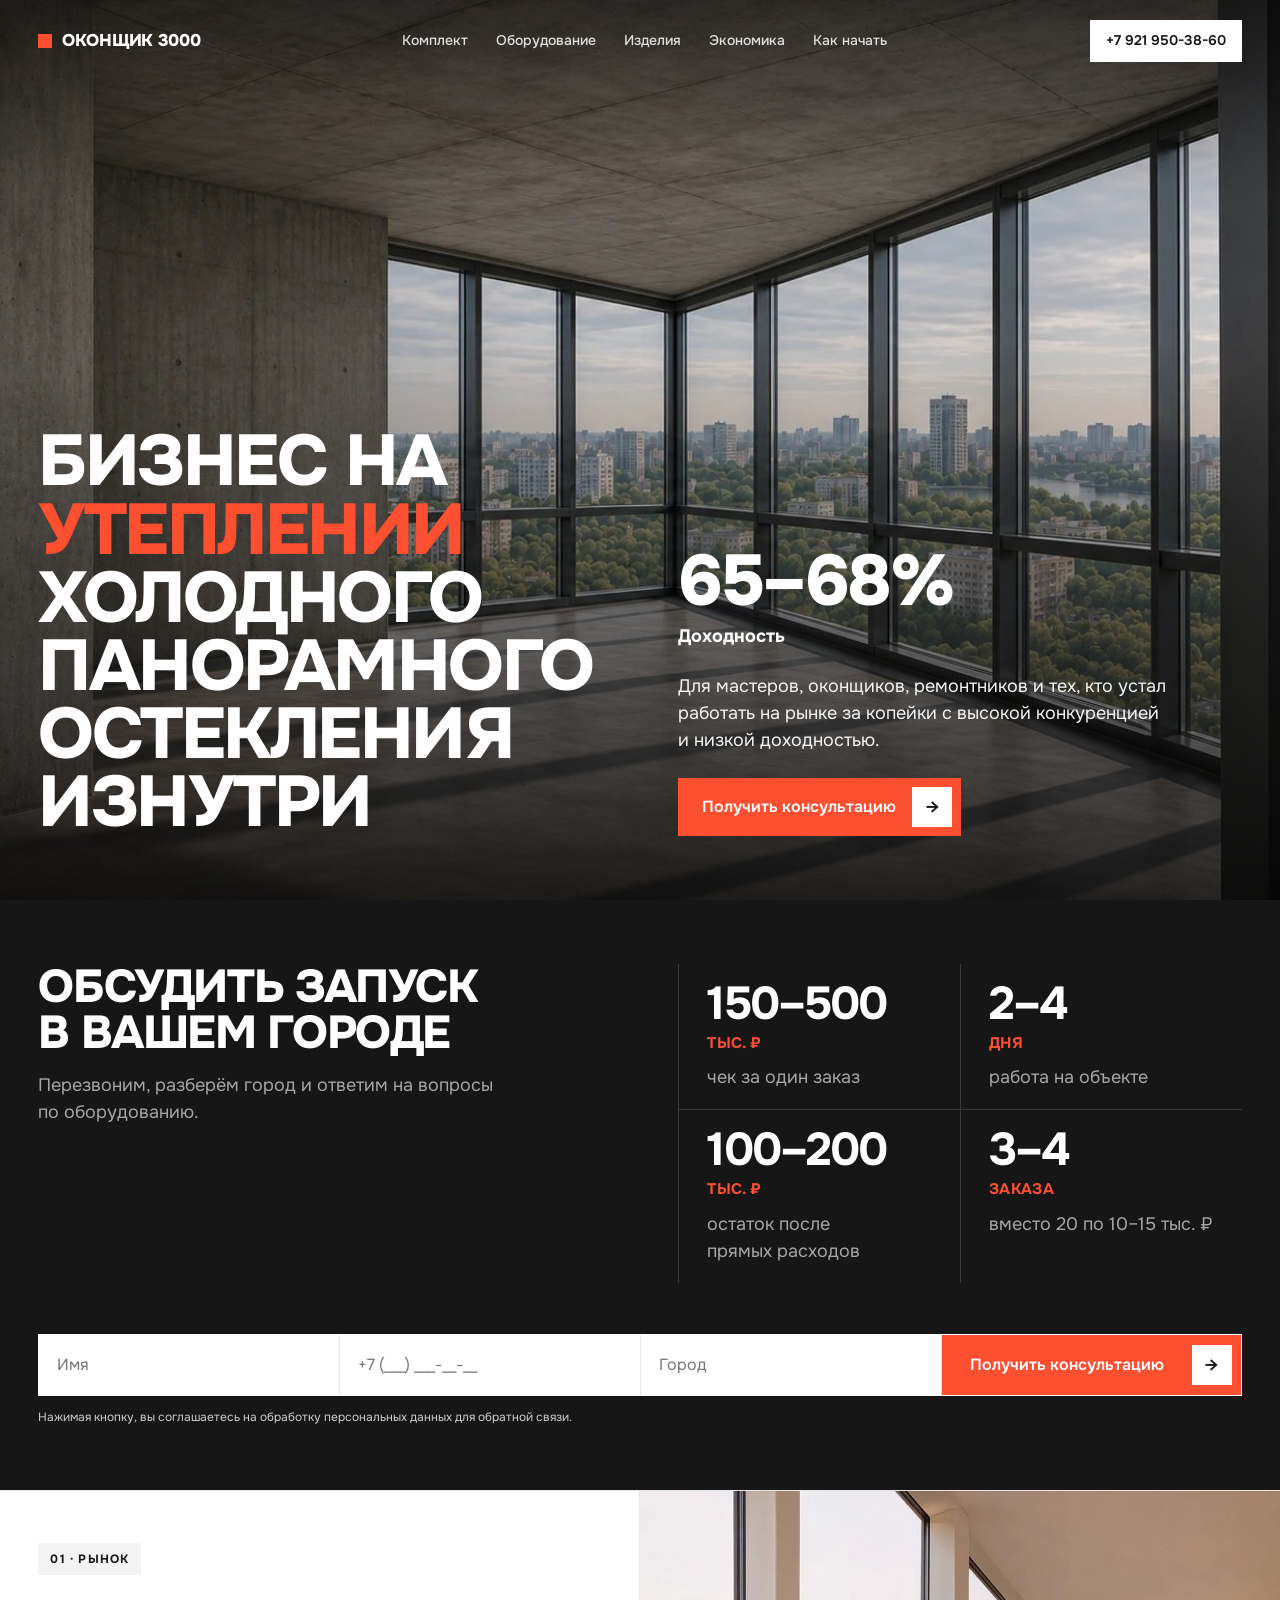
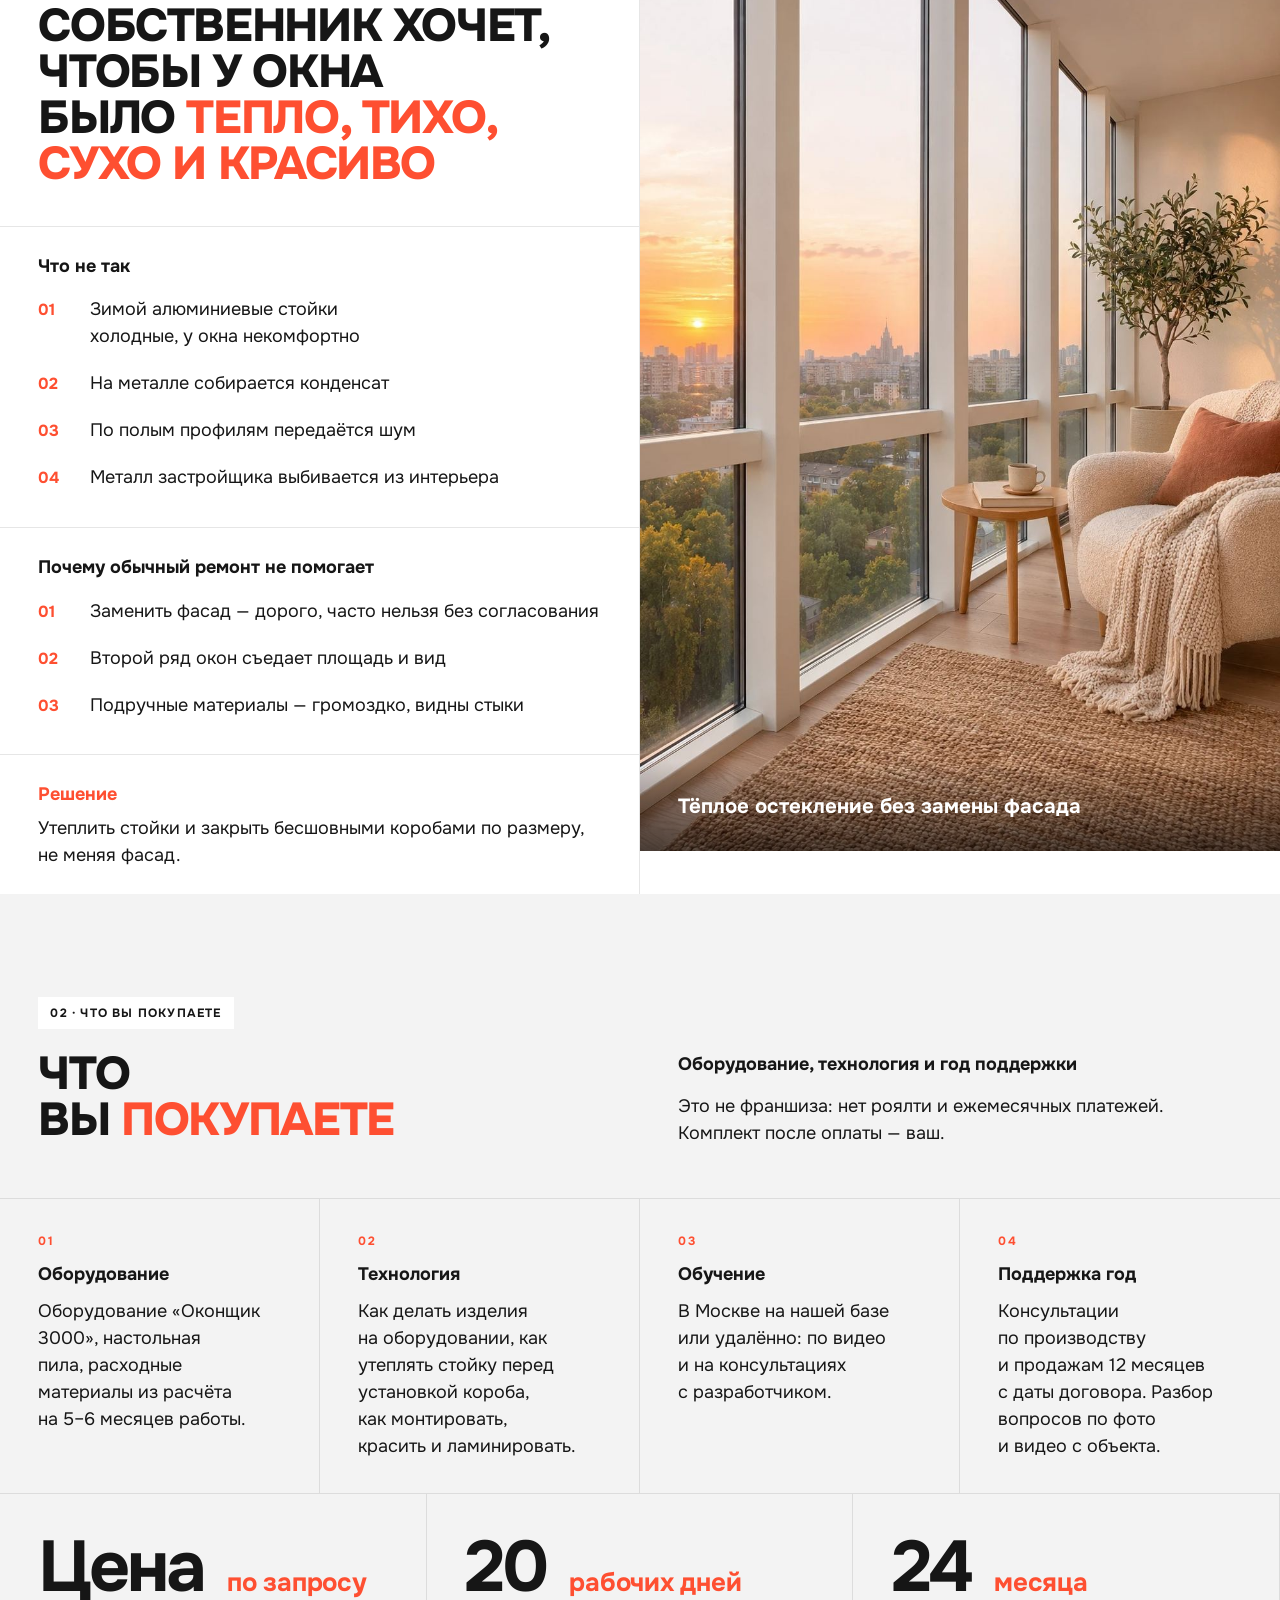
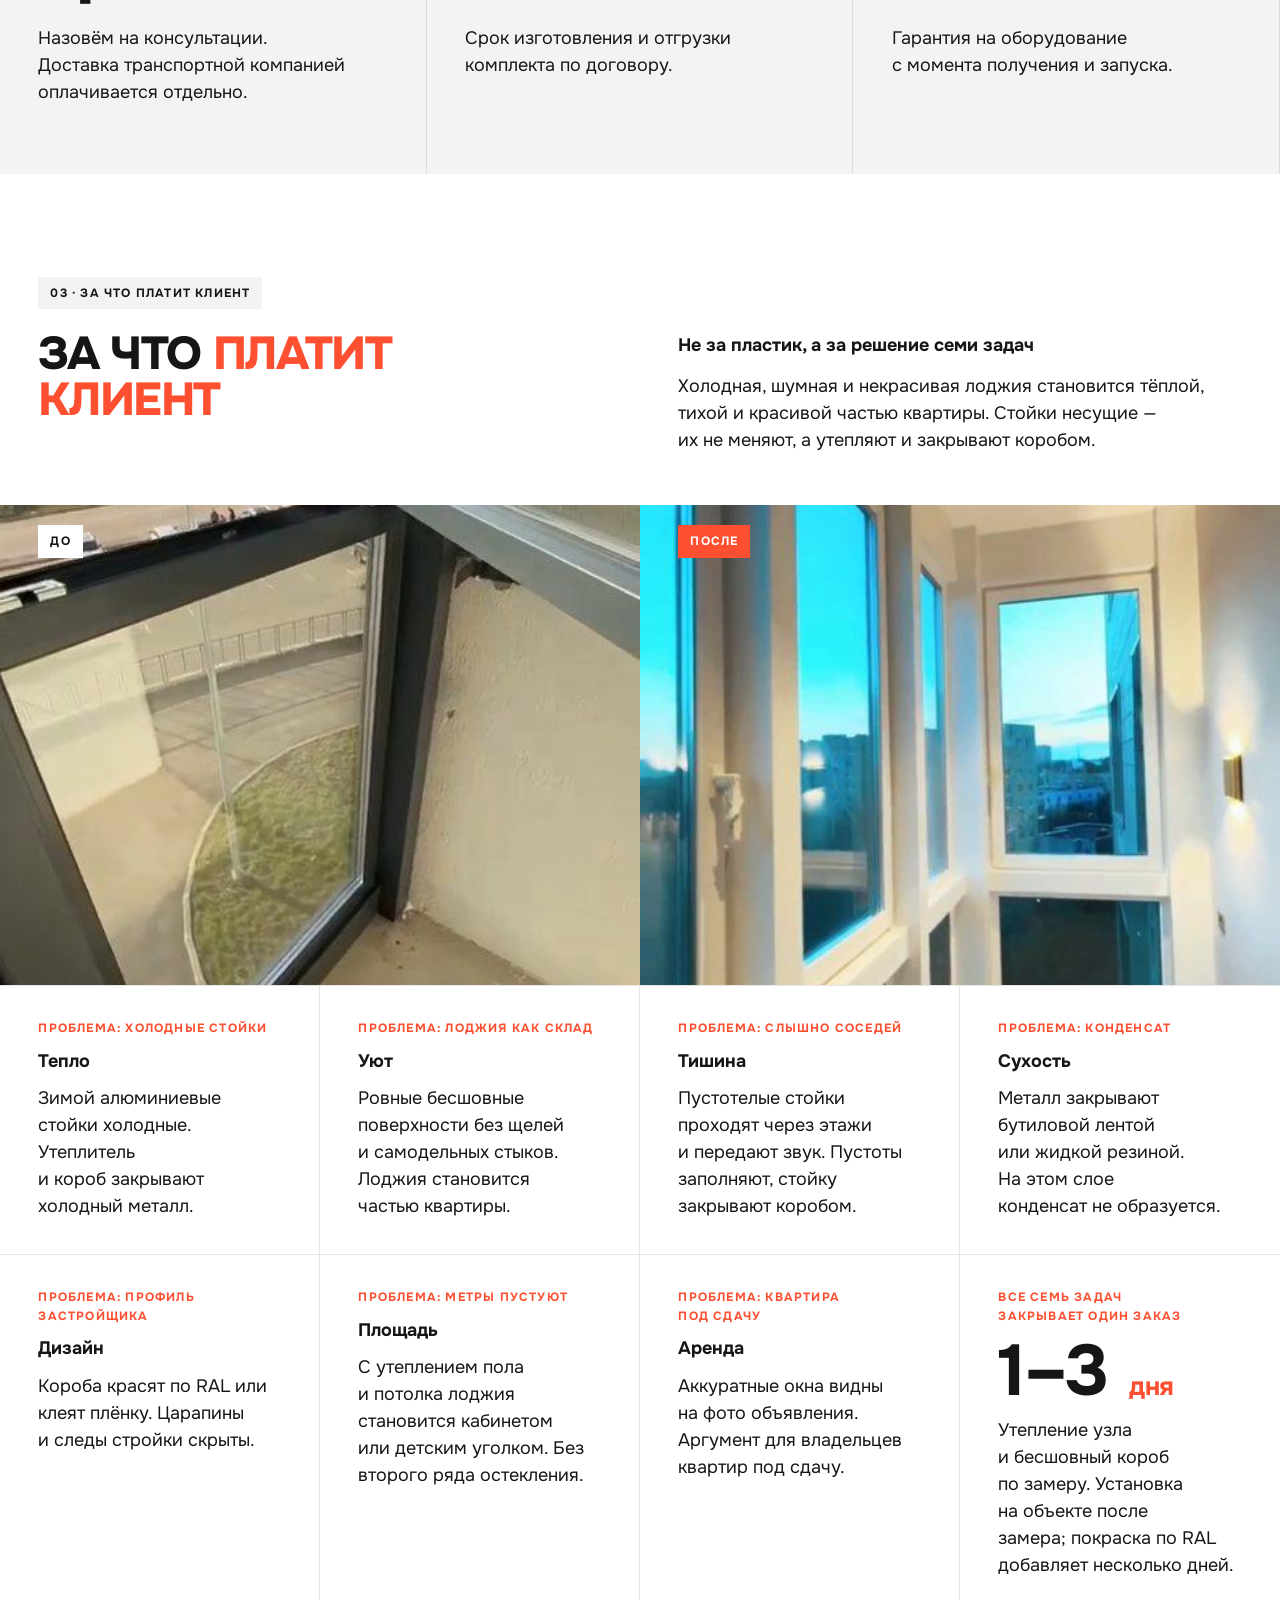
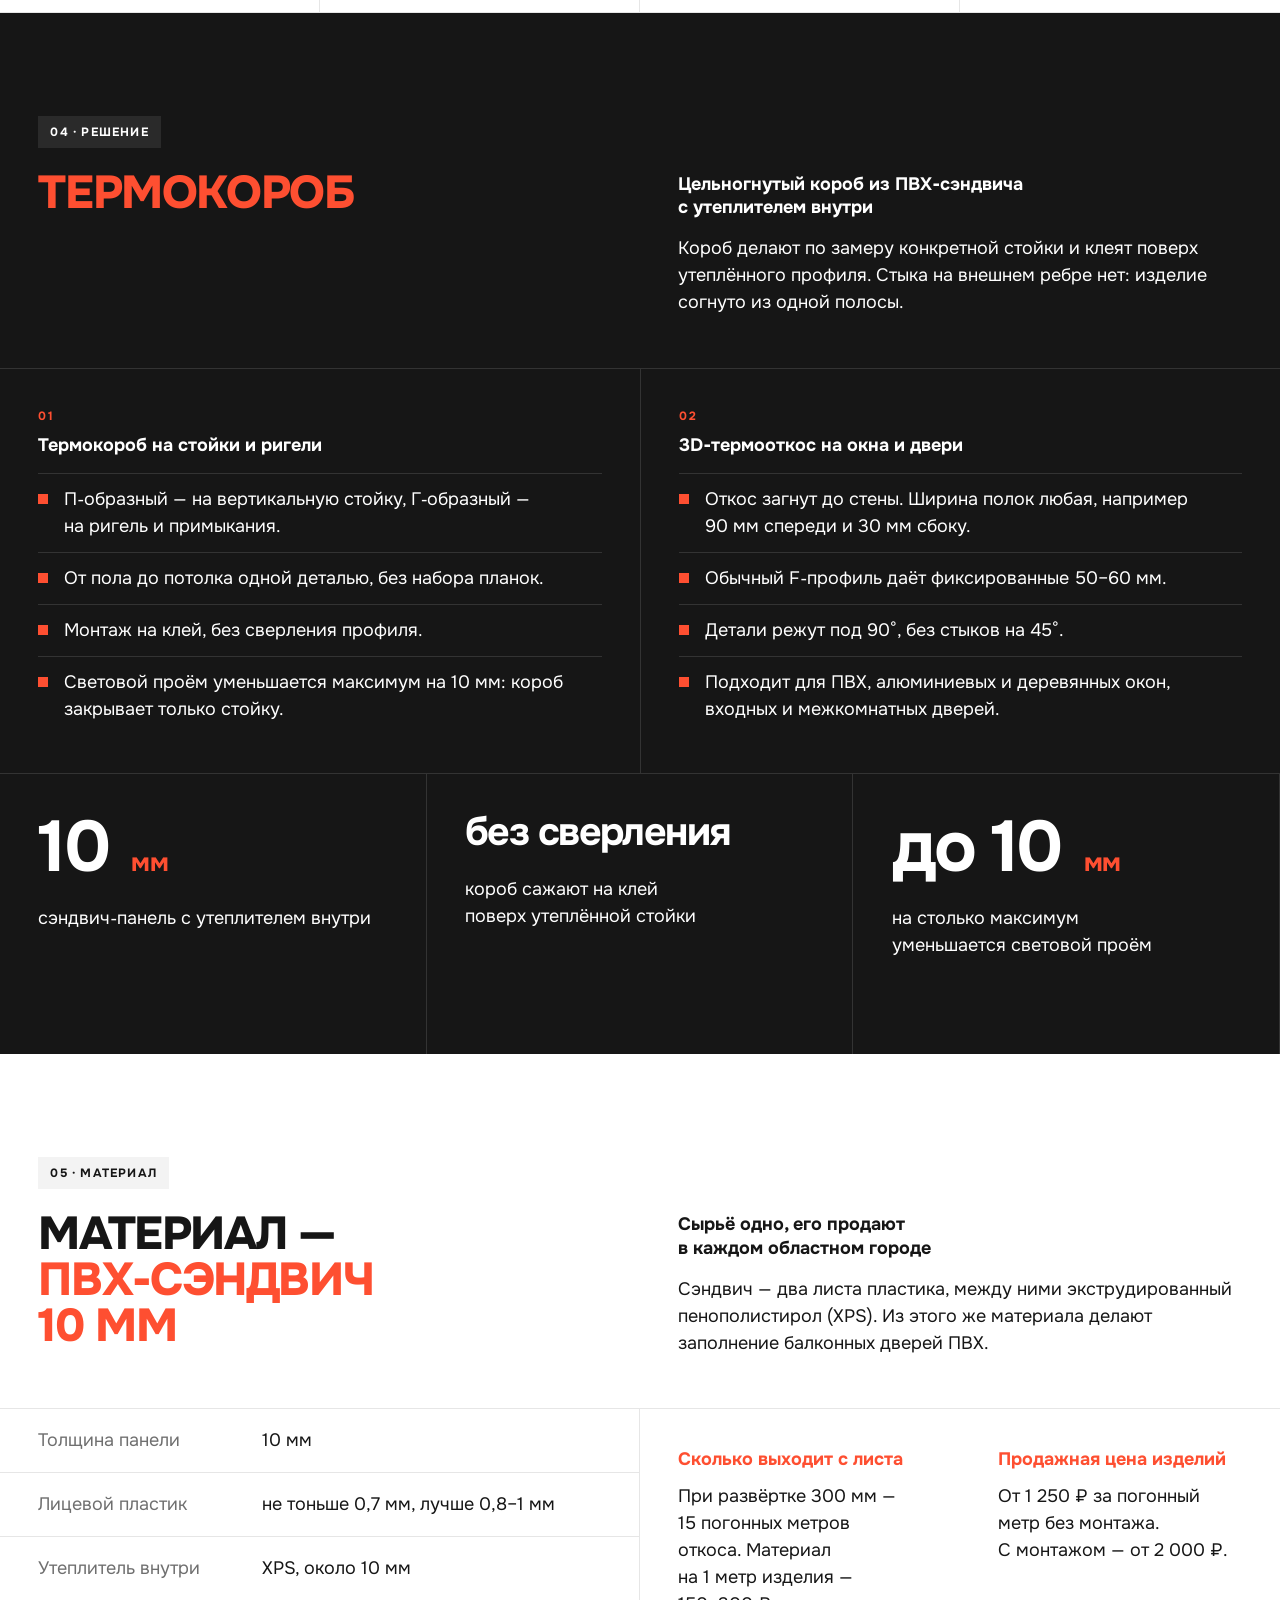
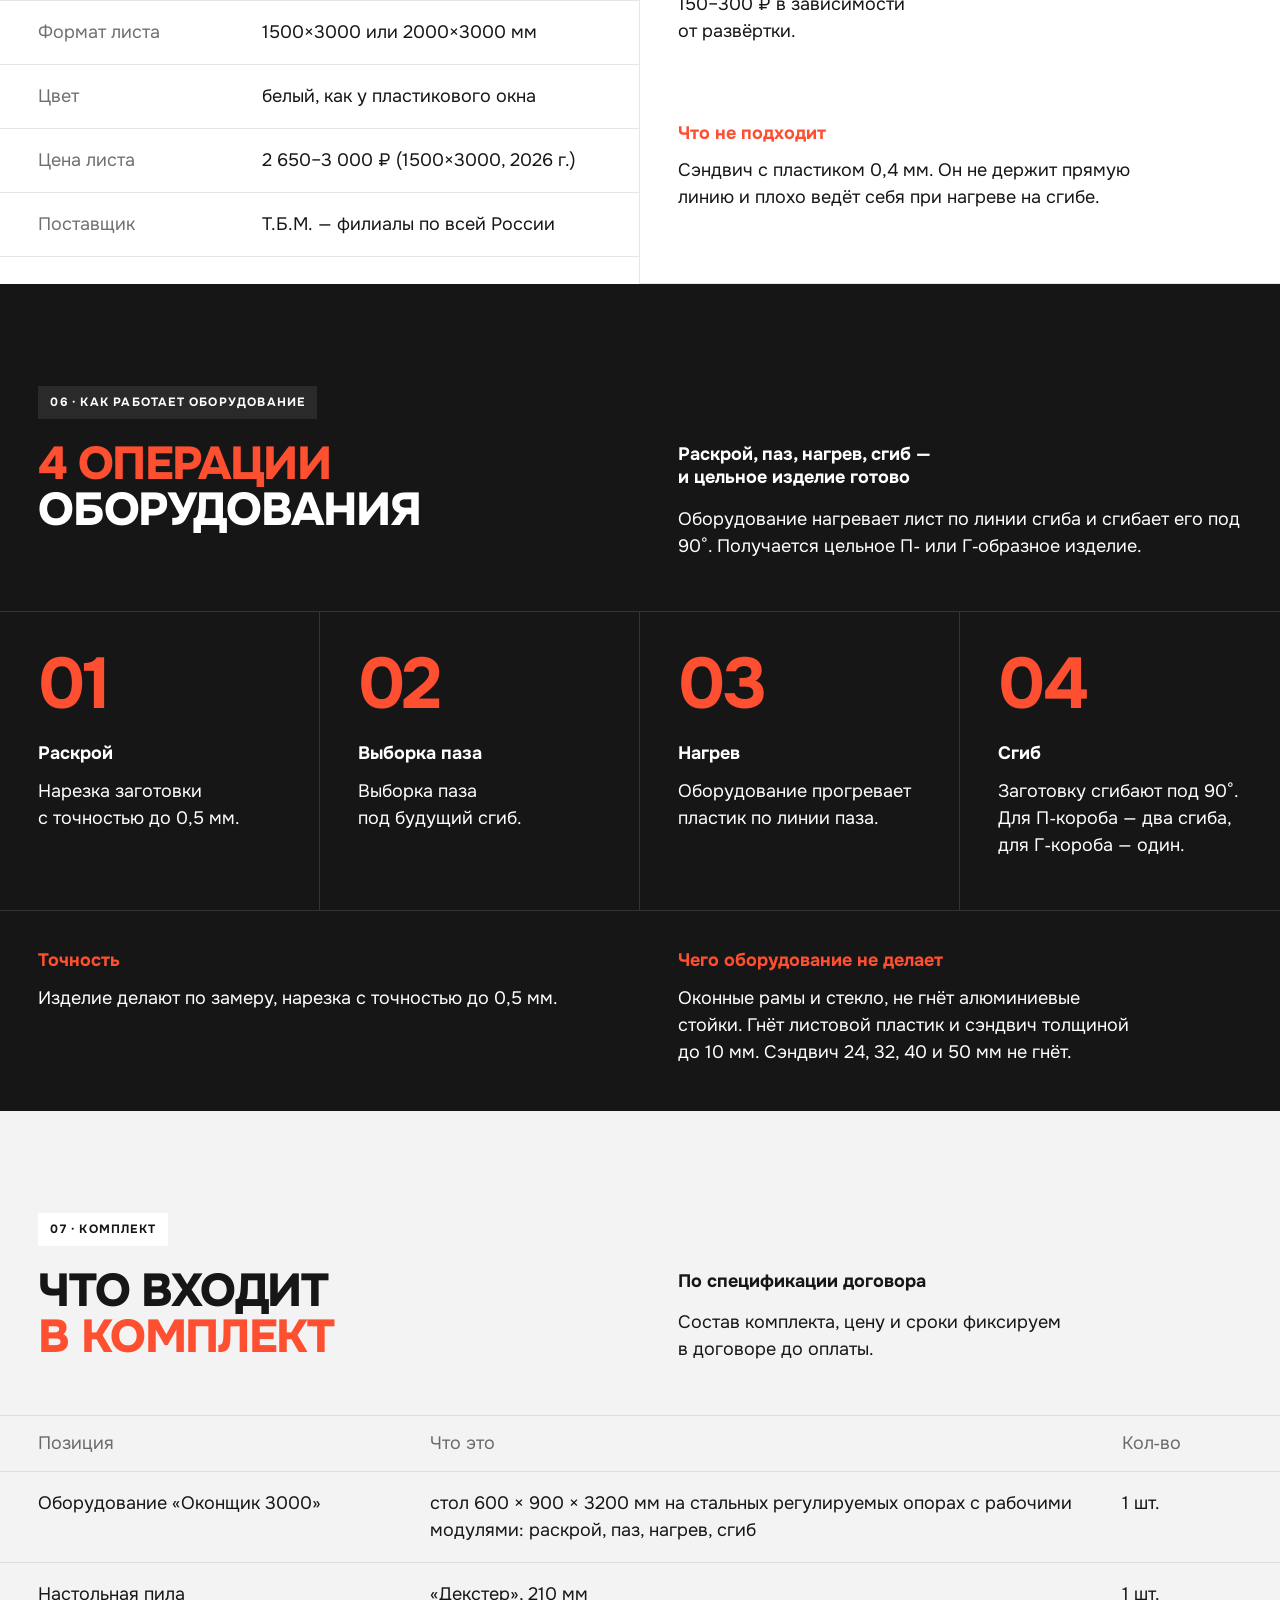
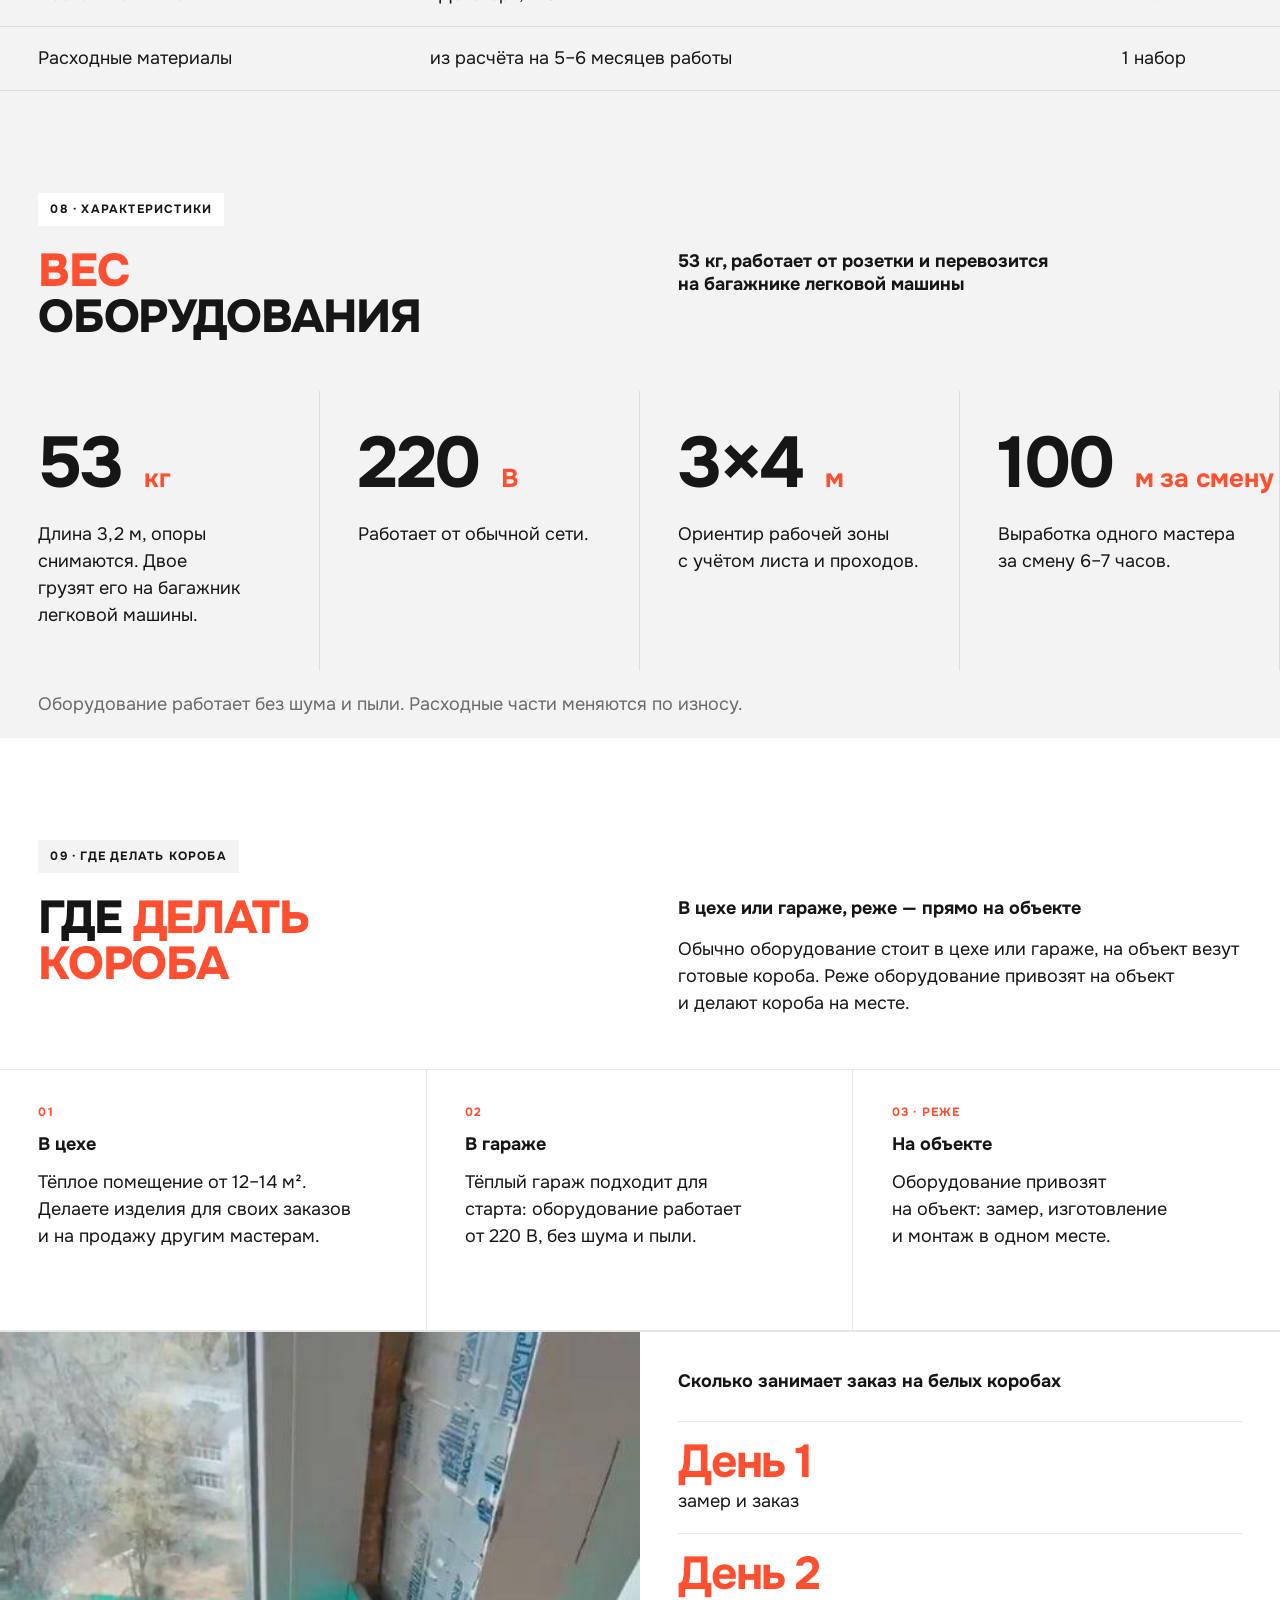
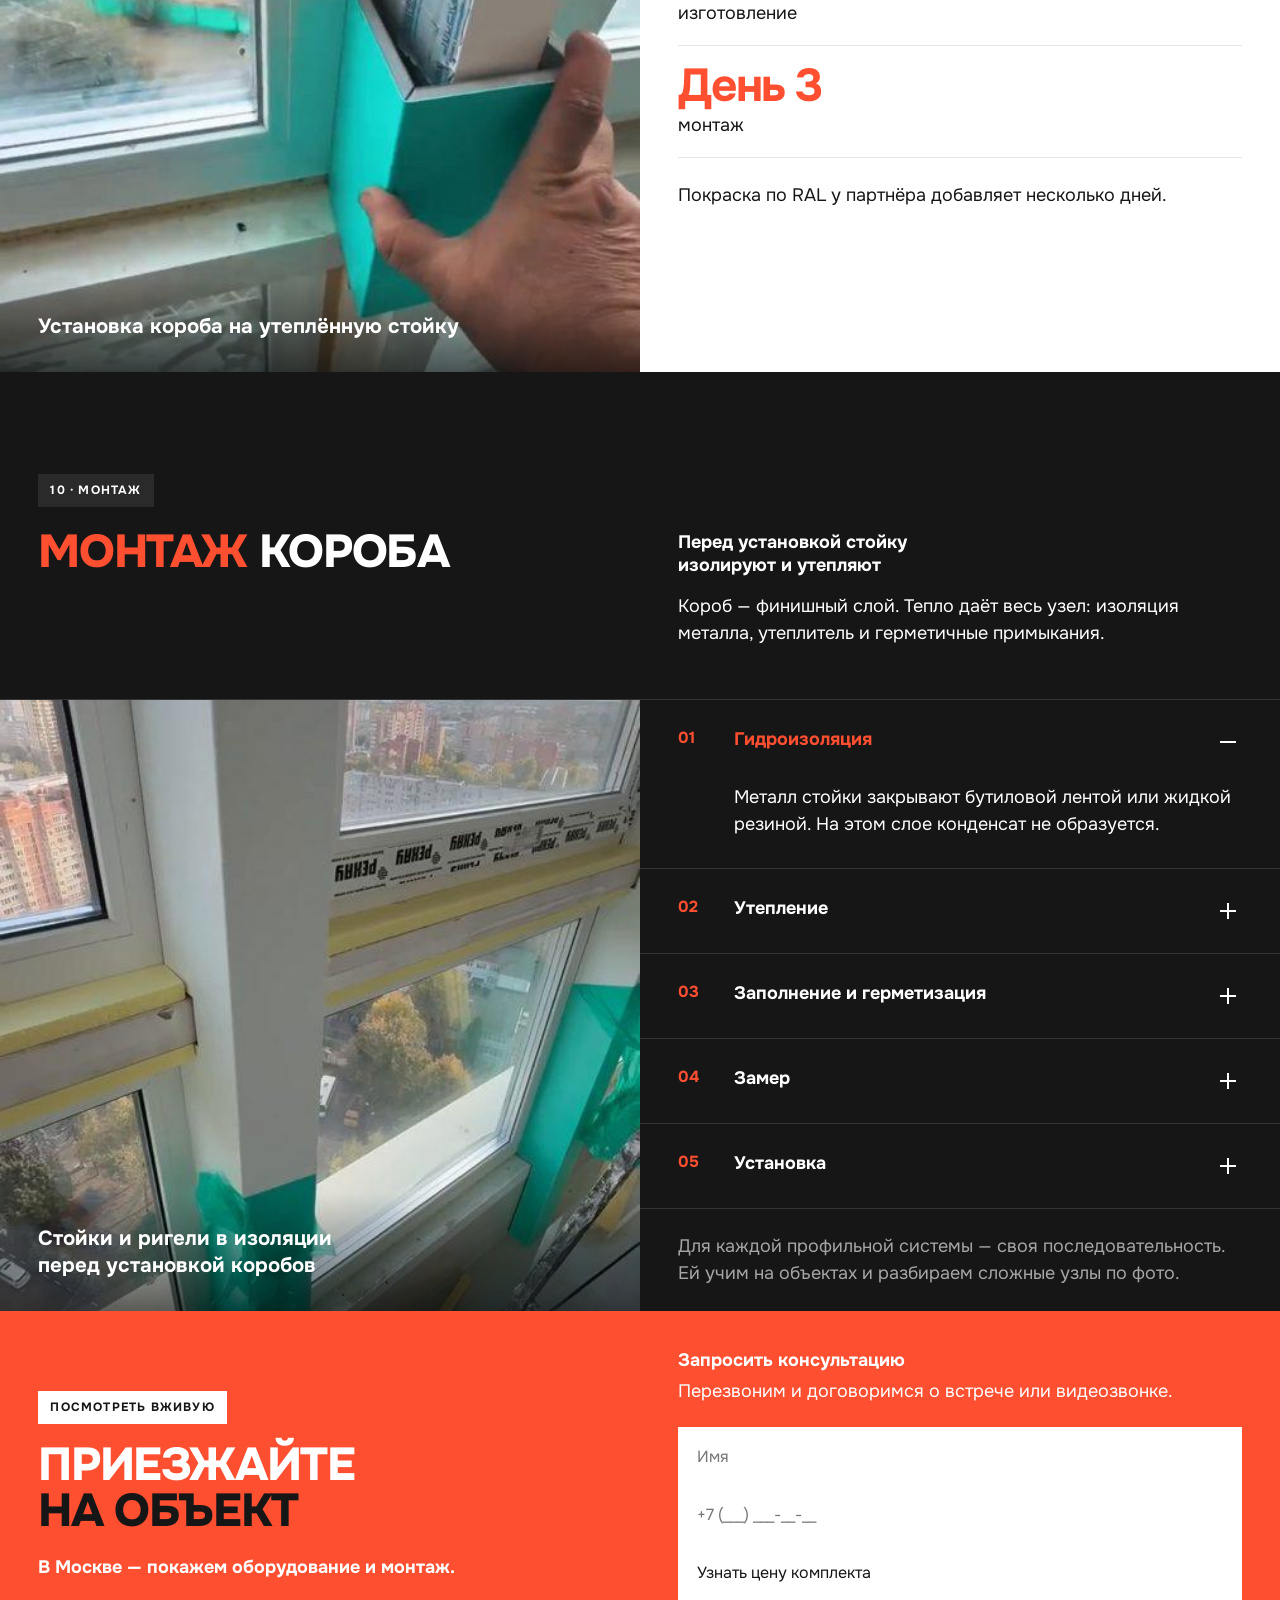
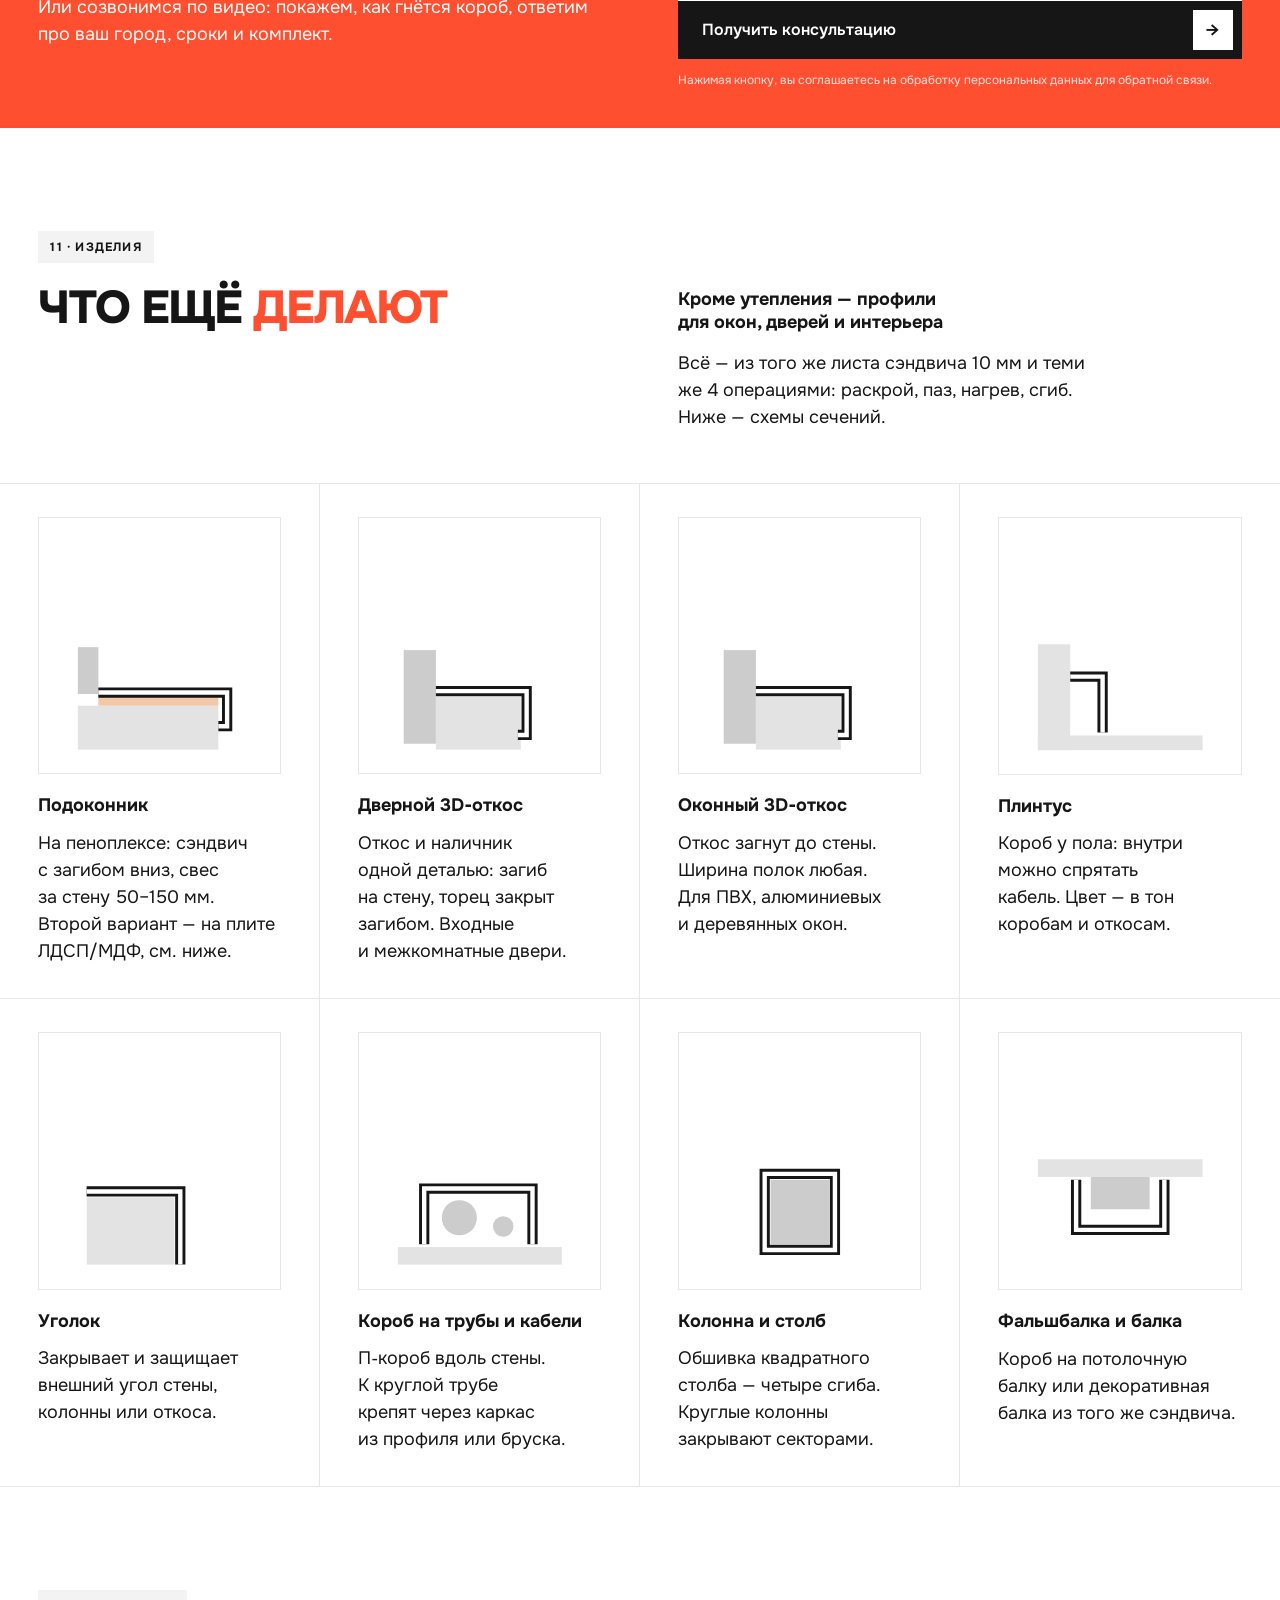
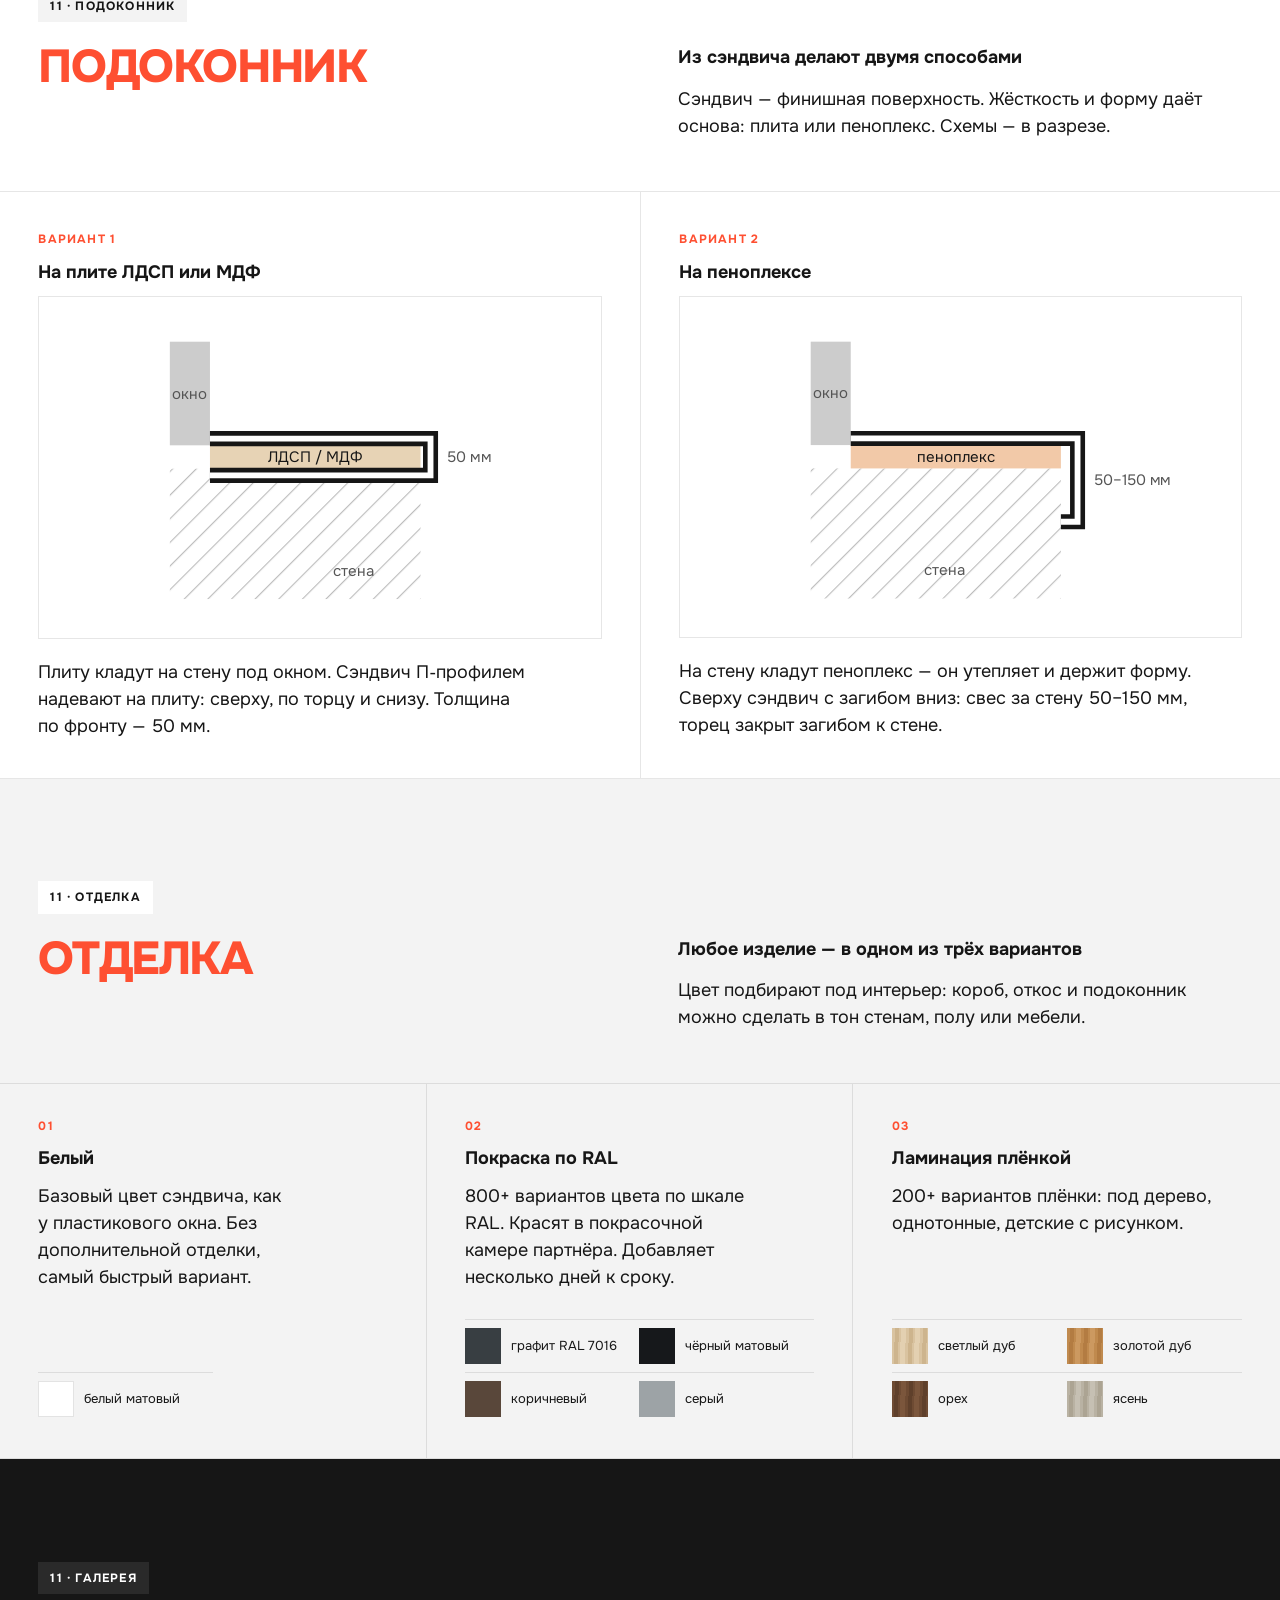
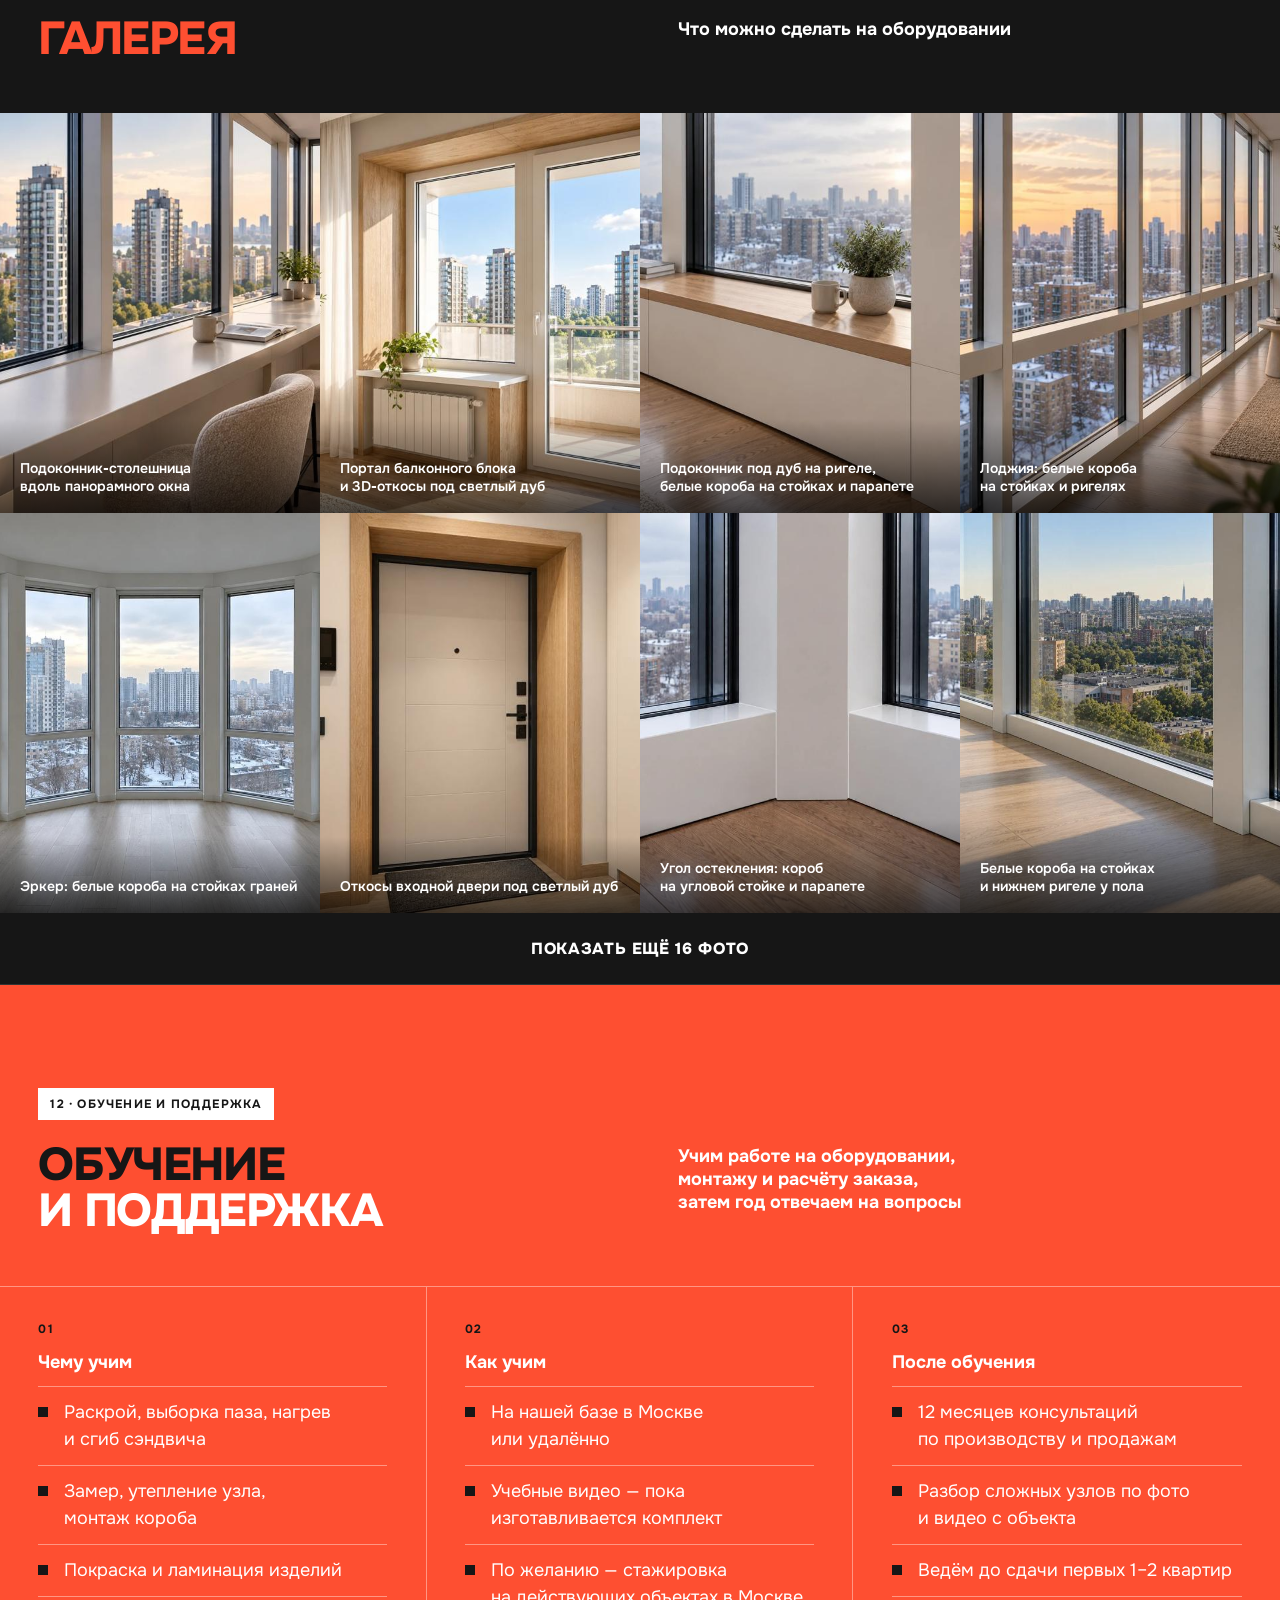
<file: materials/landing/ds41/index.html>
<!doctype html>
<html lang="ru"><head><meta charset="utf-8"><meta name="viewport" content="width=device-width,initial-scale=1">
<title>Оконщик 3000 — свой бизнес на утеплении холодного панорамного остекления</title>
<meta name="description" content="Оборудование для бесшовных термокоробов и 3D-откосов из ПВХ-сэндвича 10 мм. Комплект, обучение и год поддержки. Без роялти и паушального взноса.">
<link rel="preconnect" href="https://fonts.googleapis.com"><link href="https://fonts.googleapis.com/css2?family=Onest:wght@400;500;600;700;800&display=swap" rel="stylesheet">
<style>:root{--ac:#FE4F31;--ac-h:#E23C1F;--ink:#161616;--g:#161616;--g2:#2A2A2A;--muted:#5E5E5E;--muted-d:#A8A8A8;--line:#E6E6E6;--line-d:#2E2E2E;--tile:#F3F3F3;
--pad:clamp(16px,3vw,40px);--sec:clamp(64px,8vw,120px);--h1:clamp(34px,5.6vw,84px);--h2:clamp(28px,3.9vw,58px);--num:clamp(44px,5.6vw,88px)}
*{box-sizing:border-box;margin:0;padding:0;border-radius:0!important;box-shadow:none}
html{scroll-behavior:smooth;-webkit-text-size-adjust:100%}
body{font-family:Onest,system-ui,sans-serif;color:var(--ink);background:#fff;font-size:16px;line-height:1.55;-webkit-font-smoothing:antialiased;overflow-x:hidden}
img{display:block;max-width:100%}a{color:inherit;text-decoration:none}
h1,h2,h3{text-wrap:balance}p,li{text-wrap:pretty}
.up{text-transform:uppercase;font-weight:800;letter-spacing:-.02em;line-height:1.02}
em{font-style:normal;color:var(--ac)}
.lbl{display:inline-block;font-size:12px;font-weight:700;letter-spacing:.1em;text-transform:uppercase;background:var(--tile);padding:7px 12px}
.dark .lbl{background:var(--g2);color:#fff}
.k{display:block;font-size:12px;font-weight:700;letter-spacing:.1em;text-transform:uppercase;color:var(--ac)}
.btn{display:inline-flex;align-items:center;justify-content:space-between;gap:16px;height:58px;padding:0 9px 0 24px;background:var(--ac);color:#fff;font:600 16px/1 Onest,sans-serif;border:0;cursor:pointer;white-space:nowrap;transition:background .15s}
.btn:hover{background:var(--ac-h)}
.btn i{width:40px;height:40px;background:#fff;color:var(--ink);display:flex;align-items:center;justify-content:center;font-style:normal;font-size:18px;flex:none}
/* nav + hero */
.hero{position:relative;height:100vh;height:100svh;min-height:620px;max-height:1000px;overflow:hidden;color:#fff;background:var(--g)}
.hero>img{position:absolute;inset:0;width:100%;height:100%;object-fit:cover;object-position:50% 60%}
.hero::before{content:"";position:absolute;inset:0;background:linear-gradient(rgba(0,0,0,.45),rgba(0,0,0,0) 22%,rgba(0,0,0,0) 38%,rgba(0,0,0,.72));z-index:1}
.nav{position:absolute;z-index:3;top:0;left:0;right:0;display:flex;justify-content:space-between;align-items:center;gap:20px;padding:20px var(--pad)}
.logo{display:flex;align-items:center;gap:10px;font-weight:800;text-transform:uppercase;letter-spacing:-.01em;font-size:17px}.logo b{width:14px;height:14px;background:var(--ac)}
.nav .links{display:flex;gap:28px;font-size:14px;font-weight:500}.nav .links a{opacity:.85}.nav .links a:hover{opacity:1}
.nav .ct{background:#fff;color:var(--ink);padding:10px 16px;font-size:14px;font-weight:600;white-space:nowrap}
.hero-t{position:absolute;z-index:2;left:var(--pad);right:var(--pad);bottom:clamp(28px,5vw,64px);display:grid;grid-template-columns:minmax(0,1fr) minmax(0,380px);gap:48px;align-items:end}
.hero h1{font-size:var(--h1);line-height:.95;letter-spacing:-.035em;font-weight:800}
.hero h1 span{display:block}
.hero-r p{font-size:18px;line-height:1.45;margin-bottom:24px;opacity:.95}
/* form strip */
.lform{position:relative}
.fstrip{border-bottom:1px solid var(--line)}
.fstrip .lform{display:grid;grid-template-columns:minmax(0,300px) minmax(0,1fr);column-gap:40px;padding:32px var(--pad);align-items:center}
.fhead h3{font-size:20px;text-transform:uppercase;font-weight:800;letter-spacing:-.01em;line-height:1.1;margin-bottom:6px}.fhead p{color:var(--muted);font-size:14px;line-height:1.4}
.frow{display:flex;gap:0}
.lform input,.lform select,.lform textarea{height:58px;border:1px solid var(--line);border-right:0;background:#fff;font:400 16px Onest,sans-serif;padding:0 18px;min-width:0;flex:1;color:var(--ink);outline:none;-webkit-appearance:none;appearance:none}
.lform textarea{padding:16px 18px;resize:vertical;height:auto}
.lform select{background:#fff url("data:image/svg+xml,%3Csvg xmlns='http://www.w3.org/2000/svg' width='12' height='8'%3E%3Cpath d='M1 1l5 5 5-5' fill='none' stroke='%23161616' stroke-width='1.6'/%3E%3C/svg%3E") no-repeat right 16px center;padding-right:40px}
.lform input:focus,.lform select:focus,.lform textarea:focus{border-color:var(--ink)}
.agree{grid-column:2;font-size:12px;color:var(--muted);margin-top:10px}
.ok{display:none}
.lform.sent .frow,.lform.sent .agree,.lform.sent .fhead p{display:none}
.lform.sent .ok{display:block;grid-column:2;font-size:16px}.ok b{display:block;font-size:20px;text-transform:uppercase;font-weight:800;color:var(--ac);margin-bottom:4px}.ok a{text-decoration:underline}
/* vertical form */
.lform.v{display:flex;flex-direction:column;gap:0;padding:clamp(24px,3vw,48px) var(--pad);background:#fff;color:var(--ink)}
.lform.v .fhead{margin-bottom:22px}.lform.v .frow{flex-direction:column}
.lform.v input,.lform.v select,.lform.v textarea{border-right:1px solid var(--line);border-bottom:0;flex:none;width:100%}
.lform.v .btn{width:100%}
.lform.v .agree{margin-top:12px}
.lform.v.ac{background:var(--ac);color:#fff}.lform.v.ac .fhead p,.lform.v.ac .agree{color:rgba(255,255,255,.85)}
.lform.v.ac input,.lform.v.ac select,.lform.v.ac textarea{border-color:#FFC2B6}
.lform.v.ac .btn{background:var(--g)}.lform.v.ac .btn:hover{background:#000}.lform.v.ac .ok b{color:#fff}
/* sections */
.sec{padding-top:var(--sec)}
.dark{background:var(--g);color:#fff}
.sec.dark{padding-bottom:0}
.shead{display:grid;grid-template-columns:minmax(0,1fr) minmax(0,1fr);gap:48px;align-items:end;padding:0 var(--pad) clamp(32px,4vw,56px)}
.h2{font-size:var(--h2);line-height:1;letter-spacing:-.03em;text-transform:uppercase;font-weight:800;margin-top:18px;max-width:20ch}
.shead .h2{max-width:14ch}
.sfull{font-size:clamp(20px,1.9vw,28px);line-height:1.3;font-weight:500;letter-spacing:-.01em;color:var(--ink);max-width:34ch;text-wrap:pretty}
.shead-r .lead{margin-top:16px;font-size:17px}.midf .sfull{margin-bottom:14px}
.dark .sfull{color:#fff!important}
.lead{font-size:18px;line-height:1.5;color:var(--muted);max-width:52ch}
.dark .lead,.dark p{color:var(--muted-d)}
.note{padding:20px var(--pad);font-size:14px;color:var(--muted);border-bottom:1px solid var(--line);max-width:none}
.note.in{border:0;padding:20px var(--pad) 0}
.num{font-size:var(--num);font-weight:700;line-height:.95;letter-spacing:-.04em;white-space:nowrap}
.num small{font-size:.36em;color:var(--ac);margin-left:6px;letter-spacing:-.01em;font-weight:700}
.num.sm{font-size:calc(var(--num)*.55);white-space:normal;line-height:1}
/* numbers band */
.nums4{display:grid;grid-template-columns:repeat(4,minmax(0,1fr))}
.nums4>div{padding:44px var(--pad) 48px;border-left:1px solid var(--line-d);display:flex;flex-direction:column;gap:14px}.nums4>div:first-child{border-left:0}
.nums4 .num{font-size:clamp(36px,4.2vw,68px)}.nums4 p{color:var(--muted-d);font-size:16px}
/* 01 market */
.mk{padding-top:var(--sec)}
.mk-top{display:grid;grid-template-columns:minmax(0,1fr) minmax(0,1fr);border-top:1px solid var(--line)}
.mk-h{padding:clamp(32px,4vw,64px) var(--pad);display:flex;flex-direction:column;justify-content:space-between;gap:40px;min-height:clamp(420px,42vw,620px)}
.mk-h .lbl{align-self:flex-start}.mk-h .h2{margin:0;max-width:16ch}
.mk-top .ph{min-height:0}
.mk-grid{display:grid;grid-template-columns:repeat(5,minmax(0,1fr))}
.mk-c{padding:clamp(24px,2.4vw,36px) var(--pad);border-right:1px solid var(--line);border-top:1px solid var(--line);display:flex;flex-direction:column;justify-content:space-between;gap:28px;min-height:clamp(200px,16vw,240px)}
.mk-c:nth-child(5n){border-right:0}
.mk-n{font-size:clamp(28px,2.6vw,40px);font-weight:700;letter-spacing:-.03em;line-height:1;color:var(--ac)}
.mk-c p{font-size:clamp(16px,1.25vw,18px);line-height:1.4;font-weight:500}
.mk-c.hd{background:var(--g);color:#fff;border-color:var(--g);justify-content:flex-end}.mk-c.hd.g2{background:var(--g2);border-color:var(--g2)}
.mk-c h3{font-size:clamp(20px,1.8vw,26px)}
.mk-c.sol{justify-content:flex-end;background:var(--ac);color:#fff;border-color:var(--ac)}.mk-c.sol p{color:#fff}
@media(max-width:1100px){.mk-grid{grid-template-columns:repeat(4,minmax(0,1fr))}.mk-c{border-right:1px solid var(--line)!important}.mk-c:nth-child(5n),.mk-c.sol{border-right:0!important}
 .mk-c.hd{grid-column:1/-1;min-height:0;padding-top:28px;padding-bottom:28px}}
@media(max-width:860px){.mk-grid{grid-template-columns:repeat(2,minmax(0,1fr))}.mk-c{border-right:0!important}.mk-c:nth-child(5n+2),.mk-c:nth-child(5n+4){border-right:1px solid var(--line)!important}.mk-c.sol{grid-column:auto}}
@media(max-width:860px){.mk-top{grid-template-columns:1fr}.mk-h{min-height:0}.mk-top .ph{aspect-ratio:4/5}}
@media(max-width:600px){.mk-grid{grid-template-columns:1fr}.mk-c{border-right:0!important;min-height:0;flex-direction:row;align-items:baseline;justify-content:flex-start;gap:18px}.mk-c.hd,.mk-c.sol{flex-direction:column;gap:10px}.mk-n{font-size:24px;flex:none;width:36px}}
/* split */
.split{display:grid;grid-template-columns:minmax(0,1fr) minmax(0,1fr);border-top:1px solid var(--line)}
.dark .split{border-color:var(--line-d)}
.ph{position:relative;overflow:hidden;min-height:440px;background:var(--g)}
.ph img{position:absolute;inset:0;width:100%;height:100%;object-fit:cover}
.ph .c{position:absolute;z-index:2;left:0;right:0;bottom:0;padding:clamp(20px,2.5vw,36px) var(--pad);color:#fff;background:linear-gradient(transparent,rgba(0,0,0,.6))}
.ph .cap{font-size:clamp(20px,2vw,30px);display:block;max-width:18ch}
.ph.tall{min-height:640px}
.stack{display:flex;flex-direction:column}
.blk-t{padding:clamp(28px,3vw,44px) var(--pad);border-bottom:1px solid var(--line)}
.split>.blk-t+.blk-t{border-left:1px solid var(--line)}
.blk-t h3{font-size:22px;margin:8px 0 16px}.blk-t.big h3{font-size:clamp(22px,2.2vw,32px)}
ul.ln{list-style:none}ul.ln li{padding:12px 0 12px 26px;border-top:1px solid var(--line);position:relative;font-size:16px;line-height:1.45}
ul.ln li::before{content:"";position:absolute;left:0;top:20px;width:10px;height:10px;background:var(--ac)}
.dark ul.ln li{border-color:var(--line-d);color:#ddd}
.cb{background:var(--ac);color:#fff;padding:clamp(28px,3vw,44px) var(--pad);display:flex;flex-direction:column;justify-content:flex-end;gap:12px;flex:1;min-height:200px}
.cb>span{font-size:clamp(22px,2.2vw,32px)}.cb p{font-size:17px;line-height:1.45;color:#fff!important;max-width:46ch}
.cb.g{background:var(--g)}.cb.w{background:#fff;color:var(--ink);border-bottom:1px solid var(--line)}.cb.w p{color:var(--muted)!important}
.cb.g2c{background:var(--g2)}
.blk.g2{display:grid;grid-template-columns:1fr 1fr;grid-template-rows:auto auto}.blk.g2 .cb.w{grid-column:1/-1}
/* kv rows */
.kv{border-right:1px solid var(--line)}
.kv>div{display:grid;grid-template-columns:minmax(0,200px) minmax(0,1fr);gap:24px;padding:18px var(--pad);border-bottom:1px solid var(--line);align-items:baseline}
.kv span{color:var(--muted);font-size:14px}.kv b{font-weight:600;font-size:17px}
/* cards */
.cards{display:grid;border-top:1px solid var(--line);border-bottom:1px solid var(--line)}
.cards.c4{grid-template-columns:repeat(4,minmax(0,1fr))}.cards.c3{grid-template-columns:repeat(3,minmax(0,1fr))}
.cards>div{padding:clamp(28px,2.6vw,40px) var(--pad);border-right:1px solid var(--line);display:flex;flex-direction:column;gap:12px;min-height:260px}
.cards.c4>div:nth-child(4n),.cards.c3>div:nth-child(3n){border-right:0}
.cards.c4>div:nth-child(n+5),.cards.c3>div:nth-child(n+4){border-top:1px solid var(--line)}
.cards h3{font-size:clamp(20px,1.7vw,24px)}.cards p{color:var(--muted);font-size:15px}
.cards .dk{background:var(--g);color:#fff}.cards .dk p{color:var(--muted-d)}
.cards .acc-b{background:var(--ac);color:#fff;justify-content:flex-end}.cards .acc-b .k{color:#fff}.cards .acc-b p{color:#fff}.cards .acc-b .num small{color:#fff}
.tasks>div:not(.acc-b) h3{font-size:clamp(26px,2.4vw,36px);margin-top:auto}
/* tiles */
.tiles{display:grid}.tiles.t3{grid-template-columns:repeat(3,minmax(0,1fr))}.tiles.t4{grid-template-columns:repeat(4,minmax(0,1fr))}
.tile{background:var(--tile);padding:clamp(28px,3vw,44px) var(--pad);display:flex;flex-direction:column;justify-content:space-between;gap:40px;min-height:280px;border-right:1px solid #fff}
.tile:last-child{border-right:0}.tile p{color:var(--muted);font-size:15px;max-width:34ch}
/* before/after */
.ba{display:grid;grid-template-columns:1fr 1fr}.ba .ph{min-height:0;aspect-ratio:4/3}
.tag{position:absolute;z-index:2;top:20px;left:var(--pad);background:#fff;color:var(--ink);font-size:12px;font-weight:700;letter-spacing:.1em;text-transform:uppercase;padding:7px 12px}.tag.ac{background:var(--ac);color:#fff}
/* steps */
.steps{display:grid;border-top:1px solid var(--line-d)}
.steps.s4{grid-template-columns:repeat(4,minmax(0,1fr))}.steps.s3{grid-template-columns:repeat(3,minmax(0,1fr))}
.steps>div{padding:clamp(28px,3vw,44px) var(--pad) clamp(36px,4vw,56px);border-right:1px solid var(--line-d);display:flex;flex-direction:column;gap:12px}
.steps.s4>div:nth-child(4n),.steps.s3>div:nth-child(3n){border-right:0}.steps.s3>div:nth-child(n+4){border-top:1px solid var(--line-d)}
.steps .num{color:var(--ac);margin-bottom:28px}.steps h3{font-size:clamp(20px,1.8vw,26px)}.steps p{font-size:15px}
/* tables */
.tbl{border-top:1px solid var(--line)}
.tbl>div{display:grid;gap:24px;padding:18px var(--pad);border-bottom:1px solid var(--line);align-items:baseline}
.tbl .th{font-size:12px;font-weight:700;letter-spacing:.1em;text-transform:uppercase;color:var(--muted);padding-top:14px;padding-bottom:14px}
.tbl.spec>div{grid-template-columns:minmax(0,1.1fr) minmax(0,2fr) minmax(0,120px)}
.tbl.two>div{grid-template-columns:minmax(0,1fr) minmax(0,auto)}.tbl.two>div>span:last-child{text-align:right}
.tbl.three>div{grid-template-columns:minmax(0,1.4fr) minmax(0,1fr) minmax(0,1fr)}
.tbl b{font-weight:600}.tbl span{font-size:16px}
.tbl .big{font-size:clamp(20px,2vw,28px);font-weight:700;letter-spacing:-.02em;white-space:nowrap}
.tbl .tot{background:var(--ac);color:#fff;border-color:var(--ac)}.tbl .tot span{font-weight:700}
.tbl span.ac{color:var(--ac);font-weight:600}
.split>.tbl{border-top:0}.split>.tbl:first-child{border-right:1px solid var(--line)}
.tbl.two.pr{border-right:1px solid var(--line)}
/* days */
.days{padding:clamp(28px,3vw,48px) var(--pad);display:flex;flex-direction:column}
.days h3{font-size:clamp(22px,2.2vw,32px);margin-bottom:28px;color:#fff}
.days>div{display:flex;justify-content:space-between;align-items:baseline;gap:20px;padding:22px 0;border-top:1px solid var(--line-d)}
.days .num{font-size:clamp(34px,3.6vw,56px);color:#fff}.days b{font-size:18px;font-weight:600;color:var(--ac);text-align:right}
.days>p{margin-top:auto;padding-top:24px;border-top:1px solid var(--line-d);font-size:15px}
/* accordion */
.acc{display:flex;flex-direction:column;padding-bottom:24px}
.acc details{border-bottom:1px solid var(--line)}
.acc summary{list-style:none;display:grid;grid-template-columns:56px minmax(0,1fr) 28px;align-items:center;gap:12px;padding:26px var(--pad);cursor:pointer;font-size:clamp(18px,1.7vw,24px);font-weight:700;text-transform:uppercase;letter-spacing:-.01em;line-height:1.1}
.acc summary::-webkit-details-marker{display:none}
.acc .n{font-size:14px;color:var(--ac);font-weight:700}
.acc .pm{width:28px;height:28px;position:relative}.acc .pm::before,.acc .pm::after{content:"";position:absolute;left:6px;right:6px;top:13px;height:2px;background:currentColor}
.acc .pm::after{transform:rotate(90deg);transition:transform .2s}
.acc details[open]{background:var(--ac);color:#fff;border-color:var(--ac)}.acc details[open] .n{color:#fff}.acc details[open] .pm::after{transform:rotate(0)}
.acc details p{padding:0 var(--pad) 28px calc(var(--pad) + 68px);font-size:17px;line-height:1.5;max-width:60ch}
/* mid form */
.midf{display:grid;grid-template-columns:minmax(0,1.3fr) minmax(0,1fr);margin-top:var(--sec)}
.midf-t{padding:clamp(40px,5vw,80px) var(--pad);display:flex;flex-direction:column;justify-content:center}
.midf .h2{color:#fff;margin-bottom:20px}.midf-t .lbl,.final-t .lbl{align-self:flex-start}
.lform.v.dk{background:var(--g2);color:#fff}.lform.v.dk .fhead p,.lform.v.dk .agree{color:var(--muted-d)}.lform.v.dk input,.lform.v.dk select{border-color:#3A3A3A}.lform.v.dk .ok b{color:var(--ac)}
/* products */
.prods>div{min-height:0}
.svgw{background:var(--tile);aspect-ratio:3/2;display:flex;align-items:center;justify-content:center;padding:18px;margin:0 0 8px}
.svgw svg{width:86%;height:auto;max-height:240px}
.sills>div{padding:clamp(28px,3vw,44px) var(--pad);border-bottom:1px solid var(--line);display:flex;flex-direction:column;gap:12px}
.sills>div+div{border-left:1px solid var(--line)}.sills h3{font-size:clamp(20px,2vw,28px)}.sills p{color:var(--muted)}
.sills .svgw{aspect-ratio:auto;padding:28px}.sills .svgw svg{max-height:300px}
/* finishes */
.fin .sws{display:grid;grid-template-columns:repeat(2,minmax(0,1fr));gap:0;margin-top:auto;padding-top:16px}
.sw{display:flex;align-items:center;gap:10px;font-size:13px;padding:8px 0;border-top:1px solid var(--line)}.sw i{width:36px;height:36px;flex:none}
.band{display:flex;justify-content:space-between;align-items:center;gap:32px;padding:clamp(28px,3vw,44px) var(--pad);background:var(--g);color:#fff}
.band h3{font-size:clamp(22px,2.2vw,32px);margin-bottom:6px}.band p{color:var(--muted-d)}
.band.ac{background:var(--ac)}.band.ac p{color:#fff}.band.ac .num small{color:#fff}
/* gallery */
.galgrid{display:grid;grid-template-columns:repeat(4,minmax(0,1fr))}
.gal{position:relative;aspect-ratio:4/5;overflow:hidden;background:var(--tile)}
.gal img{width:100%;height:100%;object-fit:cover;transition:transform .5s}.gal:hover img{transform:scale(1.04)}
.gal figcaption{position:absolute;left:0;right:0;bottom:0;padding:40px 20px 18px;color:#fff;font-size:14px;font-weight:600;line-height:1.3;background:linear-gradient(transparent,rgba(0,0,0,.7))}
.galgrid:not(.open) .gal:nth-child(n+9){display:none}
.more-btn{display:block;width:100%;height:72px;border:0;border-bottom:1px solid var(--line);background:#fff;font:800 16px Onest,sans-serif;text-transform:uppercase;letter-spacing:.04em;cursor:pointer;color:var(--ink)}
.more-btn:hover{background:var(--ac);color:#fff}
/* guarantee, object */
.gar,.obj{padding:clamp(28px,3vw,48px) var(--pad);display:flex;flex-direction:column;gap:14px}
.gar h3{font-size:clamp(22px,2.2vw,32px);margin-bottom:6px}
.obj h3{font-size:clamp(20px,2vw,28px);margin:6px 0 18px}
.ol{display:flex;justify-content:space-between;gap:20px;padding:16px 0;border-top:1px solid var(--line-d);align-items:baseline}
.ol span{color:var(--muted-d)}.ol b{font-size:clamp(20px,2vw,28px);font-weight:700;letter-spacing:-.02em;white-space:nowrap}
.ol.tot{background:var(--ac);margin:0 calc(-1*var(--pad));padding:18px var(--pad);border:0}.ol.tot span{color:#fff}
/* final */
.final{display:grid;grid-template-columns:minmax(0,1.3fr) minmax(0,1fr)}
.final-t{padding:clamp(40px,5vw,80px) var(--pad);display:flex;flex-direction:column;gap:14px}
.final .h2{margin-bottom:10px}
.bigtel{font-size:clamp(32px,4.4vw,64px);font-weight:800;letter-spacing:-.03em;line-height:1;color:var(--ac);white-space:nowrap}
.final p{font-size:17px}.final p.muted{color:var(--muted);font-size:15px;max-width:54ch}
footer a,.bigtel,.nav .ct{white-space:nowrap}
footer{background:var(--g);color:var(--muted-d);padding:28px var(--pad) 32px;font-size:14px;line-height:1.6}footer b{color:#fff}
.fab{display:none}
/* --- responsive --- */
@media(max-width:1100px){
 .cards.c4,.tiles.t4,.steps.s4,.nums4{grid-template-columns:repeat(2,minmax(0,1fr))}
 .cards.c4>div:nth-child(2n){border-right:0}.cards.c4>div:nth-child(4n+1),.cards.c4>div:nth-child(4n+3){border-right:1px solid var(--line)}.cards.c4>div:nth-child(n+3){border-top:1px solid var(--line)}
 .steps.s4>div:nth-child(2n){border-right:0}.steps.s4>div:nth-child(n+3){border-top:1px solid var(--line-d)}
 .nums4>div:nth-child(3){border-left:0}.nums4>div:nth-child(n+3){border-top:1px solid var(--line-d)}
 .tile:nth-child(2n){border-right:0}.tiles.t4 .tile:nth-child(n+3){border-top:1px solid #fff}
 .galgrid{grid-template-columns:repeat(3,minmax(0,1fr))}.galgrid:not(.open) .gal:nth-child(n+7){display:none}
 .nav .links{display:none}
 .fstrip .lform{grid-template-columns:minmax(0,1fr);row-gap:18px}.agree,.lform.sent .ok{grid-column:1}
}
@media(max-width:860px){
 .hero{min-height:640px}.hero-t{grid-template-columns:1fr;gap:22px}.hero-r p{font-size:16px;margin-bottom:18px}
 .shead{grid-template-columns:1fr;gap:18px}
 .split,.midf,.final,.ba{grid-template-columns:1fr}
 .split>.blk-t+.blk-t,.sills>div+div{border-left:0}
 .kv,.split>.tbl:first-child,.tbl.two.pr{border-right:0}
 .ph.tall{min-height:0;aspect-ratio:4/5}.ph{min-height:340px}
 .cards.c3,.tiles.t3,.steps.s3{grid-template-columns:1fr}
 .cards.c3>div{border-right:0}.cards.c3>div+div{border-top:1px solid var(--line)}
 .tiles.t3 .tile{border-right:0;border-top:1px solid #fff}.tiles.t3 .tile:first-child{border-top:0}
 .steps.s3>div{border-right:0}.steps.s3>div+div{border-top:1px solid var(--line-d)}
 .tile{min-height:220px}
 .galgrid{grid-template-columns:repeat(2,minmax(0,1fr))}.galgrid:not(.open) .gal:nth-child(n+5){display:none}
 .midf-t,.final-t{padding-bottom:32px}
 .fab{display:block;position:fixed;z-index:50;left:0;right:0;bottom:0;transition:transform .25s}.fab .btn{width:100%;height:60px}.fab.off{transform:translateY(110%)}
 footer{padding-bottom:84px}
}
@media(max-width:600px){
 .nav .ct{display:none}
 .frow{flex-direction:column}.lform input,.lform select,.lform textarea{border-right:1px solid var(--line);border-bottom:0;flex:none;width:100%}.lform .btn{width:100%}
 .cards.c4,.tiles.t4,.steps.s4,.nums4{grid-template-columns:1fr}
 .cards.c4>div{border-right:0!important;border-top:1px solid var(--line)}.cards.c4>div:first-child{border-top:0}
 .steps.s4>div{border-right:0}.steps.s4>div+div{border-top:1px solid var(--line-d)}
 .nums4>div{border-left:0;border-top:1px solid var(--line-d);padding:28px var(--pad)}.nums4>div:first-child{border-top:0}
 .tiles.t4 .tile{border-right:0;border-top:1px solid #fff}.tiles.t4 .tile:first-child{border-top:0}
 .cards>div{min-height:0}.tasks>div:not(.acc-b) h3{margin-top:4px}
 .kv>div{grid-template-columns:1fr;gap:4px}
 .tbl.spec>div{grid-template-columns:1fr;gap:4px}.tbl.spec .th span:nth-child(n+2){display:none}
 .tbl.three>div{grid-template-columns:minmax(0,1fr) minmax(0,1fr);gap:4px 16px}.tbl.three>div>b{grid-column:1/-1;margin-bottom:4px}.tbl.three .th>span:first-child{grid-column:1/-1;margin-bottom:6px}.tbl.three span{font-size:15px}
 .tbl.two>div{gap:12px}.tbl.two .th{grid-template-columns:minmax(0,1fr) minmax(0,1fr)}
 .blk.g2{grid-template-columns:1fr}
 .band{flex-direction:column;align-items:flex-start;gap:18px}
 .acc summary{grid-template-columns:36px minmax(0,1fr) 28px;padding:22px var(--pad)}.acc details p{padding-left:calc(var(--pad) + 48px)}
 .days b{font-size:16px}
 .fin .sws{grid-template-columns:1fr 1fr}
 .ol{flex-direction:column;gap:2px}
}
@media(max-width:360px){.hero h1{font-size:30px}.num{font-size:40px}.bigtel{font-size:28px}.btn{padding-left:16px;font-size:15px}}

/* ===== единая сетка 50/50: правая колонка везде начинается с W/2 + pad ===== */
.hero-t{grid-template-columns:minmax(0,1fr) minmax(0,1fr);column-gap:calc(2*var(--pad))}
.hero-r{max-width:520px}
.fstrip .lform{grid-template-columns:minmax(0,1fr) minmax(0,1fr);column-gap:calc(2*var(--pad));align-items:start;padding:40px var(--pad)}
.fstrip .fhead h3{font-size:clamp(22px,2vw,30px)}.fstrip .fhead p{font-size:16px;margin-top:8px;max-width:40ch}
.fstrip .frow{display:grid;grid-template-columns:1fr 1fr;gap:1px;background:var(--line);border:1px solid var(--line)}
.fstrip .frow input{border:0;height:60px}.fstrip .frow .btn{height:60px;width:100%}
.fstrip .agree{grid-column:2}
.shead{grid-template-columns:minmax(0,1fr) minmax(0,1fr);column-gap:calc(2*var(--pad));row-gap:22px;align-items:start}
.shead-lbl{grid-column:1/-1}.shead .h2{margin-top:0}
.sfull{padding-top:.12em}
.midf,.final{grid-template-columns:minmax(0,1fr) minmax(0,1fr)}
/* дни */
.days>div{flex:1;align-items:center;padding:0;min-height:88px}
.days b{font-size:clamp(17px,1.5vw,22px);color:#fff;font-weight:500}
.days .num{color:var(--ac)}
.days>p{margin-top:0}
/* монтаж */
.msplit .ph.tall{min-height:0}
.msplit .acc{padding-bottom:0}
.acc summary{grid-template-columns:44px minmax(0,1fr) 28px;padding:28px var(--pad)}
.acc details p{padding:0 var(--pad) 30px calc(var(--pad) + 56px)}
.acc .n{font-size:16px}
.msplit .note.in{margin-top:auto;padding:24px var(--pad);border-top:0}
/* договор */
.gar ul.ln{margin-top:auto}
.gar .num{font-size:clamp(72px,8vw,128px)}
/* цены */
.tbl.two.pr{display:flex;flex-direction:column}
.tbl.two.pr>div:not(.th){flex:1;align-items:center}
.tbl.two.pr .th{align-items:center}
.obj .ol{flex:1;align-items:center}

@media(max-width:1100px){.fstrip .lform{grid-template-columns:minmax(0,1fr) minmax(0,1fr)}.fstrip .agree{grid-column:2}}
@media(max-width:860px){.fstrip .lform{grid-template-columns:1fr;row-gap:20px}.fstrip .agree,.fstrip .lform.sent .ok{grid-column:1}
 .shead{grid-template-columns:1fr;row-gap:16px}.days>div{min-height:72px}.msplit .ph.tall{aspect-ratio:4/5}}
@media(max-width:600px){.fstrip .frow{grid-template-columns:1fr}.acc summary{grid-template-columns:32px minmax(0,1fr) 28px}.acc details p{padding-left:calc(var(--pad) + 44px)}}
@media(max-width:860px){.midf,.final,.hero-t{grid-template-columns:1fr}.hero-t{row-gap:22px}}
@media(max-width:600px){.obj .ol{align-items:flex-start;justify-content:center}}

/* окупаемость */
.pb{border-top:1px solid var(--line);padding:clamp(32px,3.5vw,56px) var(--pad) 0}
.pb-row{display:grid;grid-template-columns:minmax(0,1fr) minmax(0,3fr);column-gap:calc(2*var(--pad));align-items:center;padding:10px 0}
.pb-l b{display:block;font-size:clamp(17px,1.4vw,20px);font-weight:700;text-transform:uppercase;letter-spacing:-.01em;line-height:1.15}
.pb-l span{display:block;font-size:14px;color:var(--muted);margin-top:4px}
.pb-t{position:relative;height:clamp(56px,5vw,72px);display:flex;background:#fff;box-shadow:inset 0 0 0 1px var(--line)!important}
.pb-k{background:var(--g);color:#fff;display:flex;align-items:center;padding:0 22px;font-weight:700;text-transform:uppercase;font-size:14px;letter-spacing:.04em}
.pb-o{background:var(--ac);color:#fff;display:flex;align-items:center;justify-content:center;border-right:3px solid #fff;font-weight:700;font-size:14px;text-transform:uppercase;letter-spacing:.04em;white-space:nowrap;overflow:hidden}
.pb-o.x{background:repeating-linear-gradient(135deg,var(--ac) 0 12px,#FF8A73 12px 24px)}
.pb-line{position:absolute;top:-10px;bottom:-10px;width:0;border-left:2px dashed var(--ink);z-index:2}
.pb-foot{padding-top:0}.pb-foot .pb-t{height:40px;background:none;box-shadow:none!important}
.pb-ok{position:absolute;top:8px;transform:translateX(-50%);font-size:13px;font-weight:700;letter-spacing:.08em;text-transform:uppercase;white-space:nowrap;background:var(--ink);color:#fff;padding:6px 12px}
#s15 .pb + .split{margin-top:clamp(32px,3.5vw,56px)}
@media(max-width:860px){.pb-row{grid-template-columns:1fr;row-gap:10px;padding:12px 0}.pb-foot .pb-l{display:none}.pb-o span{font-size:0}.pb-o span::after{content:attr(data-n)}}
@media(max-width:600px){.pb-k{padding:0 12px;font-size:12px}.pb-ok{font-size:11px;transform:translateX(-80%)}}
.pb-o.x{justify-content:flex-start;padding-left:18px}
#s15 .split>.tbl.three{display:flex;flex-direction:column}#s15 .split>.tbl.three>div:not(.th){flex:1;align-items:center}
@media(max-width:860px){#s15 .split>.tbl.three>div:not(.th){align-items:baseline}}
/* материал: оба блока выровнены по верху */
.blk.g2 .cb{justify-content:flex-start}
/* окупаемость: таблицы */
#s15 .split>.t15>div:not(.th):not(.cap15){flex:1}
.cap15{display:block!important;padding:24px var(--pad) 18px!important;border-bottom:1px solid var(--line)}
.cap15 h3{font-size:clamp(18px,1.5vw,22px)}
.t15 .th{min-height:52px;align-items:center!important}
.t15>div{align-items:center}
.t15 .sum{border-top:2px solid var(--ink);border-bottom:0}
.t15 .sum b{font-size:17px}.t15 .sum span{font-size:clamp(20px,1.9vw,28px);font-weight:700;letter-spacing:-.02em;white-space:nowrap}
.t15 span.yes{font-weight:700;color:var(--ink);position:relative;padding-left:16px}
.t15 span.yes::before{content:"";position:absolute;left:0;top:.55em;width:8px;height:8px;background:var(--ac)}
.fr.t15 .th span:last-child{color:var(--ink)}
@media(max-width:860px){.fr.t15 .cap15{border-top:1px solid var(--line)}}
@media(max-width:860px){.t15>div{align-items:baseline}.t15 .th span:first-child{display:none}}
/* окупаемость: график слева, франшиза справа */
.s15{margin-top:0}
.s15>.pb{border-top:0;border-right:1px solid var(--line);padding:0 0 28px;display:flex;flex-direction:column}
.s15 .pb .cap15{margin-bottom:12px}
.s15 .pb-row{grid-template-columns:1fr;row-gap:10px;padding:14px var(--pad)}
.s15 .pb-l{display:flex;justify-content:space-between;align-items:baseline;gap:16px}.s15 .pb-l span{margin:0}
.s15 .pb-foot{padding-top:0}.s15 .pb-foot .pb-l{display:none}
.s15>.tbl{border-top:0}
.s15>.t15>div:not(.th):not(.cap15){flex:1}
@media(max-width:860px){.s15>.pb{border-right:0;border-bottom:1px solid var(--line)}}
#s15 .split>.tbl.three>.cap15,#s15 .s15>.tbl>.cap15{flex:none!important}
.s15 .cap15{min-height:66px;display:flex!important;align-items:center}
.s15 .pb-ok{transform:translateX(calc(-100% + 1px))}
/* окупаемость v3: большая цифра + франшиза */
.pay{display:grid;grid-template-columns:minmax(0,2fr) minmax(0,1fr) minmax(0,1fr);border-top:1px solid var(--line);border-bottom:1px solid var(--line)}
.pay>div{padding:clamp(28px,3vw,48px) var(--pad)}
.pay-big{display:flex;align-items:center;gap:clamp(16px,2vw,32px)}
.pay-n{font-size:clamp(150px,16vw,250px);font-weight:800;line-height:.78;letter-spacing:-.06em;color:var(--ac)}
.pay-big h3{font-size:clamp(28px,3.2vw,48px);line-height:.98;max-width:11ch}
.pay-big p{margin-top:14px;font-size:17px;font-weight:600}
.pay-s{border-left:1px solid var(--line);display:flex;flex-direction:column;justify-content:space-between;gap:28px}
.pay-s h3{font-size:clamp(16px,1.4vw,20px)}.pay-s p{color:var(--muted);font-size:16px;margin-top:6px}
.pay-s .num{font-size:clamp(48px,5vw,80px)}.pay-s .num small{color:var(--ink)}
.ftcap{border-bottom:1px solid var(--line);padding-top:clamp(28px,3vw,44px)!important}
.ft-h,.ft-r{display:grid;grid-template-columns:minmax(0,1fr) repeat(3,minmax(0,1fr)) minmax(0,1.6fr)}
.ft-h>span,.ft-r>span{padding:20px var(--pad);border-left:1px solid var(--line);display:flex;align-items:center;font-size:16px;line-height:1.35}
.ft-h>span:first-child,.ft-r>span:first-child{border-left:0}
.ft-h{border-bottom:1px solid var(--line)}.ft-h>span{font-weight:700;font-size:15px}
.ft-r{border-bottom:1px solid var(--line)}
.ft-l{font-size:14px!important;font-weight:700;letter-spacing:.08em;text-transform:uppercase;color:var(--muted)}
.ft-r.own{background:var(--g);color:#fff;border-color:var(--g)}.ft-r.own>span{border-color:var(--line-d)}.ft-r.own .ft-l{color:#fff}
.ft-r.own b{font-weight:700}
.ft .yes{font-weight:700;position:relative;padding-left:18px}.ft .yes::before{content:"";position:absolute;left:0;top:.45em;width:9px;height:9px;background:var(--ac)}
#s15 .note{border-bottom:0}
.t15.mob{display:none!important}
@media(max-width:1100px){.pay{grid-template-columns:1fr 1fr}.pay-big{grid-column:1/-1;border-bottom:1px solid var(--line)}.pay-s:nth-child(2){border-left:0}}
@media(max-width:860px){.ft,.ftcap{display:none!important}.t15.mob{display:flex!important;flex-direction:column}.t15.mob .cap15{display:flex!important}}
@media(max-width:600px){.pay{grid-template-columns:1fr}.pay-s{border-left:0;border-top:1px solid var(--line)}.pay-s:nth-child(2){border-top:0}.pay-n{font-size:120px}}
@media(min-width:1101px){.ft-h,.ft-r{grid-template-columns:repeat(3,minmax(0,1fr)) repeat(2,minmax(0,1.5fr))}}
/* полоса цифр: единица под числом, прилегает к «Рынку» */
.nums4 .num{font-size:clamp(40px,4.4vw,72px)}
.nums4 .num small{display:block;margin:10px 0 0;font-size:clamp(15px,1.2vw,18px);letter-spacing:.02em;text-transform:uppercase}
.mk{padding-top:0}.mk-top{border-top:0}
/* секция 12 на красном */
.sec.red{background:var(--ac);color:#fff}
.red .lbl{background:#fff;color:var(--ink)}
.red .h2 em{color:var(--ink)}
.red .sfull,.red .lead,.red p,.red .note{color:#fff!important}
.red .cards{border-color:rgba(255,255,255,.35)}
.red .cards>div{border-color:rgba(255,255,255,.35)!important}
.red .k{color:#fff;opacity:.85}
.red ul.ln li{border-color:rgba(255,255,255,.35);color:#fff}
.red ul.ln li::before{background:#fff}
.red .band{background:var(--g)}.red .band .num small{color:var(--ac)}
.red .note{border-color:rgba(255,255,255,.35)}
.hero>img{object-position:58% 50%}
.hero-kpi{margin-bottom:22px;color:#fff}
.hero-kpi b{display:block;font-size:var(--h1);line-height:.95;font-weight:800;letter-spacing:-.035em}
.hero-kpi span{display:block;margin-top:8px;font-size:18px;font-weight:700}
@media(max-width:860px){.hero-kpi span{font-size:16px}}
/* форма + цифры одним тёмным блоком */
.fstrip{background:var(--g);color:#fff;border-bottom:0}
.fstrip .lform{padding:clamp(40px,5vw,72px) var(--pad) clamp(24px,3vw,40px)}
.fstrip .fhead h3{font-size:clamp(30px,3.6vw,56px);line-height:1;letter-spacing:-.03em}
.fstrip .fhead p{color:var(--muted-d);font-size:clamp(16px,1.4vw,20px);margin-top:16px}
.fstrip .frow{background:#E6E6E6;border-color:#fff}
.fstrip .agree{color:#CFCFCF}
.fstrip .ok{color:#fff}
.nums4>div{padding-top:clamp(20px,2.5vw,36px)}
.nums4>div+div{border-left:1px solid #3A3A3A}
.fstrip .lform{grid-template-rows:auto 1fr}.fstrip .fhead{grid-row:1/3}.fstrip .agree{align-self:start}
@media(max-width:1100px){.nums4>div:nth-child(3){border-left:0}}
@media(max-width:860px){.fstrip .fhead{grid-row:auto}}
@media(max-width:600px){.nums4>div+div{border-left:0}}
/* заголовок + цифры 2×2 сверху, форма в одну строку снизу */
.lb{display:grid;grid-template-columns:minmax(0,1fr) minmax(0,1fr);column-gap:calc(2*var(--pad))}
.lb-h{padding:clamp(40px,5vw,72px) 0 clamp(32px,4vw,56px) var(--pad)}
.lb-h h3{font-size:clamp(30px,3.6vw,56px);line-height:1;letter-spacing:-.03em}
.lb-h p{color:var(--muted-d);font-size:clamp(16px,1.4vw,20px);margin-top:16px;max-width:40ch}
.nums4.n2{grid-template-columns:1fr 1fr;padding:clamp(40px,5vw,72px) var(--pad) clamp(32px,4vw,56px) 0}
.nums4.n2>div{padding:18px 0 18px 28px;border-left:1px solid #3A3A3A!important;border-top:0!important}
.nums4.n2>div:nth-child(n+3){border-top:1px solid #3A3A3A!important}
.nums4.n2 .num{font-size:clamp(36px,3.6vw,60px)}
.lb>.fstrip{grid-column:1/-1;background:none}
.fstrip.hz .lform{display:block;padding:0 var(--pad) clamp(40px,5vw,64px)}
.fstrip.hz .fhead{display:none}
.fstrip.hz .frow{grid-template-columns:repeat(3,minmax(0,1fr)) minmax(0,auto)}
.fstrip.hz .btn{padding-left:28px;gap:28px}
.fstrip.hz .agree{margin-top:12px}
@media(max-width:860px){.lb{grid-template-columns:1fr}.lb-h{padding-right:var(--pad);padding-bottom:8px}.nums4.n2{padding:24px var(--pad) 32px}
 .fstrip.hz .frow{grid-template-columns:1fr 1fr}}
@media(max-width:600px){.nums4.n2>div{padding-left:16px}.fstrip.hz .frow{grid-template-columns:1fr}.nums4.n2 .num{font-size:34px}}
@media(max-width:360px){.nums4.n2 .num{font-size:28px}.nums4.n2>div{padding-left:12px}}

/* ===== ТЕМЫ СЕКЦИЙ: один фон на секцию, внутри без заливок ===== */
.t-w{--bg:#fff;--fg:#161616;--mu:#5E5E5E;--ln:#E6E6E6;--a2:#FE4F31;--lb:#F3F3F3;--lbf:#161616}
.t-g{--bg:#F3F3F3;--fg:#161616;--mu:#5E5E5E;--ln:#DCDCDC;--a2:#FE4F31;--lb:#fff;--lbf:#161616}
.t-d{--bg:#161616;--fg:#fff;--mu:#A8A8A8;--ln:#333;--a2:#FE4F31;--lb:#2A2A2A;--lbf:#fff}
.t-r{--bg:#FE4F31;--fg:#fff;--mu:rgba(255,255,255,.88);--ln:rgba(255,255,255,.4);--a2:#161616;--lb:#fff;--lbf:#161616}
.T{background:var(--bg)!important;color:var(--fg);padding-bottom:var(--sec)}
.T.mk,.T.midf,.T.final{padding-bottom:0}
.T.midf{margin-top:0}
.T *{border-color:var(--ln)!important}
/* снять внутренние заливки */
.T .cb,.T .cards>div,.T .tile,.T .band,.T .days,.T .gar,.T .obj,.T .mk-c,.T .acc details,.T .acc details[open],.T .ft-r,.T .svgw,.T .lform.v,.T .dark,.T .ol.tot{background:transparent!important;color:inherit!important}
.T .svgw{border:1px solid var(--ln)}
/* текст */
.T h2,.T h3,.T b,.T .num,.T .sfull,.T .cap,.T summary,.T .days h3,.T .days b,.T .ol b,.T .kv b,.T .tbl b{color:var(--fg)}
.T p,.T .lead,.T .note,.T .kv span,.T .ol span,.T .tbl span,.T ul.ln li,.T .fhead p,.T .agree,.T .pay-s p,.T .ft-l{color:var(--mu)!important}
.T .ph .cap,.T .gal figcaption{color:#fff!important}
/* акценты */
.T em,.T .k,.T .num small,.T .mk-n,.T .steps .num,.T .acc .n,.T .days .num,.T .pay-n,.T .cb>span,.T .mk-c.hd h3,.T .mk-c.sol h3,.T .acc details[open] summary .t{color:var(--a2)!important}
.T .mk-c.sol p,.T .acc details[open] p{color:var(--fg)!important}
.T ul.ln li::before,.T .yes::before{background:var(--a2)}
.T .lbl{background:var(--lb);color:var(--lbf)}
.T .ol.tot{border-top:2px solid var(--fg)!important;margin:0;padding:16px 0}.T .ol.tot b{color:var(--a2)}
.T .ft-r.own{border-top:2px solid var(--fg)!important}.T .ft-r.own .ft-l,.T .ft-r.own b,.T .ft-r.own span{color:var(--fg)!important}
.T .tile{border-right:1px solid var(--ln)}
/* кнопки и формы в красных секциях */
.t-r .btn{background:#161616}.t-r .btn:hover{background:#000}
.t-r .lform.v .ok b{color:#fff}
.T .lform input,.T .lform select,.T .lform textarea{background:#fff;color:#161616}
.T .lform.v.ac{background:transparent!important}
.T .more-btn{background:transparent;color:var(--fg)}.T .more-btn:hover{background:var(--a2);color:#fff}

/* ===== ТИПОГРАФИКА: 4 уровня ===== */
:root{--t2:clamp(30px,3.6vw,56px);--ts:18px;--tb:18px}
@media(max-width:860px){:root{--ts:17px;--tb:16px}}
/* 1. H1 — как есть. 2. Заголовок секции — как «Обсудить запуск» */
.h2,.lb-h h3,.T .h2{font-size:var(--t2);line-height:1;letter-spacing:-.03em;text-transform:uppercase;font-weight:800}
/* 3. Подзаголовок — как «Доходность»: жирный, без капса */
.sfull,.cards h3,.blk-t h3,.blk-t.big h3,.cb>span,.mk-c h3,.steps h3,.days h3,.gar h3,.obj h3,.band h3,.cap15 h3,.pay-s h3,.sills h3,.fhead h3,.fstrip .fhead h3,.acc summary,.ft-h>span,.pay-big p,.mk-h+.ph .cap,.T .cb>span,.ph .cap
{font-size:var(--ts)!important;font-weight:700!important;text-transform:none!important;letter-spacing:0!important;line-height:1.3!important;max-width:none}
.ph .cap{font-size:clamp(18px,1.6vw,22px)!important}
/* 4. Обычный текст — как «Для мастеров…»; второстепенный — серым */
p,li,.lead,.kv b,.kv span,.tbl span,.tbl b,.ol span,.ft-r>span,.ft-l,.mk-c p,.cards p,.tile p,.steps p,.sills p,.cb p,.acc details p,.pay-s p,.note,.shead-r .lead,.days b,.days>p
{font-size:var(--tb)!important;line-height:1.5!important;font-weight:400!important;text-transform:none!important;letter-spacing:0!important}
.kv b,.tbl b,.ft-r.own b,.ft-r.own span,.ft .yes{font-weight:400!important}
.T p,.T .lead,.T .note,.T .kv span,.T .ol span,.T ul.ln li,.T .tbl span,.T .ft-l{color:var(--mu)!important}
.T .kv b,.T .tbl b,.T .mk-c p,.T .ft-r.own span,.T .ft-r.own b,.T .days b,.T .ol b{color:var(--fg)!important}
.t-w,.t-g{--mu:rgba(22,22,22,.62)}
.t-d{--mu:rgba(255,255,255,.62)}
.t-r{--mu:rgba(255,255,255,.85)}
/* метки (01 · Рынок, номера) — мелкие, как были */
/* ===== выравнивание: всё сверху слева ===== */
.cb,.tile,.mk-c,.mk-c.hd,.mk-c.sol,.cards>div,.cards .acc-b,.pay-s,.steps>div,.mk-h,.days,.gar,.obj{justify-content:flex-start!important;text-align:left}
.tile{gap:24px}.mk-c{gap:16px}.mk-h{gap:28px}.pay-s{gap:16px}
.tasks>div:not(.acc-b) h3{margin-top:0!important}
.gar ul.ln{margin-top:16px!important}
.shead,.split,.mk-top,.pay,.ba{align-items:start}
.split>*,.mk-top>*{align-self:stretch}
.tbl>div,.ft-h>span,.ft-r>span,.tbl.two.pr>div:not(.th),.obj .ol,.t15>div,.days>div{align-items:flex-start!important;text-align:left!important}
.tbl.two>div>span:last-child{text-align:left!important}
.days>div{flex:none!important;min-height:0!important;padding:18px 0!important;flex-direction:column;gap:4px}
.ol{flex-direction:column;gap:4px}.ol b{white-space:normal}
.band{align-items:flex-start;flex-direction:column;gap:16px}
.acc summary{align-items:start}
.steps .num{margin-bottom:12px}
.tbl.two.pr>div:not(.th){flex:none!important}.T .tbl .big{color:var(--fg)!important}.tbl.two>div{grid-template-columns:minmax(0,1fr) minmax(0,160px)!important}

/* ===== цвет: основной текст — цвет секции, серый только вспомогательный ===== */
.T p,.T .lead,.T ul.ln li,.T .tbl span,.T .tbl b,.T .kv b,.T .sfull,.T .cards p,.T .mk-c p,.T .cb p,.T .steps p,.T .tile p,.T .sills p,.T .acc details p,.T .days>p,.T .fhead p{color:var(--fg)!important}
.T .note,.T .kv span,.T .tbl .th span,.T .ol span,.T .ft-l,.T .pay-s p,.T .agree,.T .pay-big p,.lb-h p{color:var(--mu)!important}
.lb-h p{color:rgba(255,255,255,.62)!important}
/* ===== переносы ===== */
h1,h2,h3,.sfull,.cb>span,summary,.k,.cap,figcaption{text-wrap:balance}
p,li,.lead{text-wrap:pretty}
.sfull{max-width:36ch!important}
.lead,.shead-r .lead{max-width:52ch!important}
p,li{max-width:60ch}
.note{max-width:none}.note{text-wrap:balance}
.cards p,.mk-c p,.steps p,.tile p,.cb p{text-wrap:balance}
.T{padding-bottom:0!important}.T>.note:last-child{border-bottom:0!important}
/* 01 рынок: слева контент, справа вертикальное фото целиком */
.mk2{display:grid;grid-template-columns:minmax(0,1fr) minmax(0,1fr);border-top:1px solid var(--ln)}
.mk-l{display:flex;flex-direction:column;border-right:1px solid var(--ln)}
.mk2 .mk-h{min-height:0;padding:clamp(40px,4vw,64px) var(--pad) clamp(28px,3vw,44px);justify-content:flex-start}
.mk2 .mk-h .h2{max-width:18ch}
.mk-g{border-top:1px solid var(--ln);padding:clamp(20px,2vw,28px) var(--pad);display:flex;flex-direction:column;flex:1}
.mk-g h3{font-size:var(--ts);font-weight:700;margin-bottom:6px}
.mk-g .mk-c{display:grid;grid-template-columns:40px minmax(0,1fr);gap:12px;align-items:baseline;padding:10px 0;border:0!important;min-height:0;background:none}
.mk-g .mk-n{font-size:16px;font-weight:700}
.mk-g.sol h3{color:var(--a2)}
.mk-ph{aspect-ratio:2/3;min-height:0!important;height:auto}
.mk-ph img{object-fit:cover}
@media(max-width:860px){.mk2{grid-template-columns:1fr}.mk-l{border-right:0}.mk-ph{aspect-ratio:2/3}}

/* ===== мобильная: 2 колонки там, где пункты короткие ===== */
@media(max-width:600px){
 .steps.s4,.steps.s3,.tiles.t3,.tiles.t4,.cards.c4,#s09 .cards.c3{grid-template-columns:1fr 1fr!important}
 .steps>div,.tiles .tile,.cards.c4>div,#s09 .cards.c3>div{border-right:0!important;border-top:1px solid var(--ln)!important;padding:22px 16px 24px!important;min-height:0!important;gap:8px!important}
 .steps>div:nth-child(odd),.tiles .tile:nth-child(odd),.cards.c4>div:nth-child(odd),#s09 .cards.c3>div:nth-child(odd){border-right:1px solid var(--ln)!important}
 .steps>div:nth-child(-n+2),.tiles .tile:nth-child(-n+2),.cards.c4>div:nth-child(-n+2){border-top:0!important}
 /* 3 элемента: первый на всю ширину */
 .tiles.t3 .tile:first-child,#s09 .cards.c3>div:first-child{grid-column:1/-1;border-right:0!important}
 .tiles.t3 .tile:nth-child(2){border-right:1px solid var(--ln)!important;border-top:1px solid var(--ln)!important}
 .tiles.t3 .tile:nth-child(3){border-right:0!important;border-top:1px solid var(--ln)!important}
 #s09 .cards.c3>div:nth-child(2){border-right:1px solid var(--ln)!important}#s09 .cards.c3>div:nth-child(3){border-right:0!important}
 .steps .num{font-size:36px!important;margin-bottom:4px!important}
 .tile .num,.cards .num{font-size:36px!important}.tile .num.sm{font-size:24px!important}
 .steps h3,.tiles h3,.cards.c4 h3,#s09 .cards h3{font-size:16px!important}
 .steps p,.tile p,.cards.c4 p,#s09 .cards p{font-size:15px!important;line-height:1.4!important}
 .tasks .k{font-size:10px}
 /* изделия: схемы 2×2 */
 .prods>div{padding:18px 16px!important}.prods .svgw{padding:10px}
 /* таблицы подпись | значение в строку */
 .kv>div{grid-template-columns:38% minmax(0,1fr)!important;gap:12px!important;padding:14px var(--pad)!important}
 .kv span,.kv b{font-size:15px!important}
 /* пример объекта: 2×2 + итог */
 .obj{display:grid!important;grid-template-columns:1fr 1fr;column-gap:16px;row-gap:0}
 .obj>.k,.obj>h3{grid-column:1/-1}
 .obj .ol{padding:14px 0!important}.obj .ol b{font-size:20px!important}.obj .ol span{font-size:14px!important}
 .obj .ol.tot{grid-column:1/-1;order:10}
}
@media(max-width:600px){.steps>div,.tiles .tile,.cards.c4>div,.prods>div,#s09 .cards.c3>div{min-width:0;hyphens:auto;-webkit-hyphens:auto}}
@media(max-width:380px){.steps>div,.tiles .tile,.cards.c4>div,.prods>div,#s09 .cards.c3>div{padding:18px 12px 20px!important}
 .steps p,.tile p,.cards.c4 p,#s09 .cards p,.prods p{font-size:14px!important}.tasks .k{font-size:9px;letter-spacing:.04em}.tile .num small{font-size:12px}}
@media(max-width:600px){.pay{grid-template-columns:1fr 1fr!important}.pay-big{grid-column:1/-1}.pay-s{border-top:1px solid var(--ln)!important;padding:20px 16px!important}.pay-s:nth-child(2){border-left:0!important;border-right:1px solid var(--ln)!important}.pay-s .num{font-size:40px!important}.pay-s h3{font-size:15px!important}}
</style></head>
<body>
<header class="hero" id="top">
  <img src="../img/hero_room.jpg" alt="Квартира в новостройке с холодным панорамным остеклением">
  <nav class="nav"><a class="logo" href="#top"><b></b>Оконщик 3000</a>
    <div class="links"><a href="#s02">Комплект</a><a href="#s06">Оборудование</a><a href="#s11">Изделия</a><a href="#s14">Экономика</a><a href="#s16">Как начать</a></div>
    <a class="ct" href="tel:+79219503860">+7 921 950-38-60</a></nav>
  <div class="hero-t">
    <h1 class="up"><span>Бизнес на</span> <span><em>утеплении</em> холодного панорамного</span> <span>остекления изнутри</span></h1>
    <div class="hero-r">
      <div class="hero-kpi"><b>65–⁠68%</b><span>Доходность</span></div>
      <p>Для мастеров, оконщиков, ремонтников и тех, кто устал работать на рынке за копейки с высокой конкуренцией и низкой доходностью.</p>
      <a class="btn" href="#form-top"><span>Получить консультацию</span><i aria-hidden="true">→</i></a>
    </div>
  </div>
</header>
<section class="dark lb" id="nums">
  <div class="lb-h"><h3 class="up">Обсудить запуск в вашем городе</h3><p>Перезвоним, разберём город и ответим на вопросы по оборудованию.</p></div>
  <div class="nums4 n2">
  <div><div class="num">150–⁠500 <small>тыс. ₽</small></div><p>чек за один заказ</p></div>
  <div><div class="num">2–⁠4 <small>дня</small></div><p>работа на объекте</p></div>
  <div><div class="num">100–⁠200 <small>тыс. ₽</small></div><p>остаток после прямых расходов</p></div>
  <div><div class="num">3–⁠4 <small>заказа</small></div><p>вместо 20 по 10–⁠15 тыс. ₽</p></div>
  </div>
  <div class="fstrip hz"><form class="lform " id="form-top" data-place="первый экран">
  <div class="fhead"><h3>Обсудить запуск в вашем городе</h3><p>Перезвоним, разберём город и ответим на вопросы по оборудованию.</p></div>
  <div class="frow">
    <input name="name" placeholder="Имя" autocomplete="name" required>
    <input name="phone" type="tel" placeholder="+7 (___) ___-__-__" autocomplete="tel" required>
    <input name="city" placeholder="Город">
    <button class="btn" type="submit"><span>Получить консультацию</span><i aria-hidden="true">→</i></button>
  </div>
  <div class="agree">Нажимая кнопку, вы соглашаетесь на обработку персональных данных для обратной связи.</div>
  <div class="ok"><b>Заявка отправлена</b>Перезвоним в ближайшее время. Или сразу: <a href="tel:+79219503860">+7 921 950-38-60</a>, звонок или MAX.</div>
</form></div>
</section>
<section class="mk T t-w" id="s01">
  <div class="mk2">
    <div class="mk-l">
      <div class="mk-h"><span class="lbl">01 · Рынок</span><h2 class="h2 ">Собственник хочет, чтобы у окна было <em>тепло, тихо, сухо и красиво</em></h2></div>
      <div class="mk-g"><h3>Что не так</h3><div class="mk-c"><span class="mk-n">01</span><p>Зимой алюминиевые стойки холодные, у окна некомфортно</p></div><div class="mk-c"><span class="mk-n">02</span><p>На металле собирается конденсат</p></div><div class="mk-c"><span class="mk-n">03</span><p>По полым профилям передаётся шум</p></div><div class="mk-c"><span class="mk-n">04</span><p>Металл застройщика выбивается из интерьера</p></div></div>
      <div class="mk-g"><h3>Почему обычный ремонт не помогает</h3><div class="mk-c"><span class="mk-n">01</span><p>Заменить фасад — дорого, часто нельзя без согласования</p></div><div class="mk-c"><span class="mk-n">02</span><p>Второй ряд окон съедает площадь и вид</p></div><div class="mk-c"><span class="mk-n">03</span><p>Подручные материалы — громоздко, видны стыки</p></div></div>
      <div class="mk-g sol"><h3>Решение</h3><p>Утеплить стойки и закрыть бесшовными коробами по размеру, не меняя фасад.</p></div>
    </div>
    <div class="ph mk-ph"><img src="../img/hero.jpg" alt="Лоджия: белые короба на стойках панорамного остекления" loading="lazy"><div class="c"><span class="cap">Тёплое остекление без замены фасада</span></div></div>
  </div>
</section>
<section class="sec T t-g" id="s02">
  <div class="shead">
  <div class="shead-lbl"><span class="lbl">02 · Что вы покупаете</span></div>
  <div class="shead-l"><h2 class="h2 ">Что вы <em>покупаете</em></h2></div>
  <div class="shead-r"><p class="sfull">Оборудование, технология и год поддержки</p><p class="lead">Это не франшиза: нет роялти и ежемесячных платежей. Комплект после оплаты — ваш.</p></div>
</div>
  <div class="cards c4">
    <div><span class="k">01</span><h3 class="up">Оборудование</h3><p>Оборудование «Оконщик 3000», настольная пила, расходные материалы из расчёта на 5–⁠6 месяцев работы.</p></div>
    <div><span class="k">02</span><h3 class="up">Технология</h3><p>Как делать изделия на оборудовании, как утеплять стойку перед установкой короба, как монтировать, красить и ламинировать.</p></div>
    <div><span class="k">03</span><h3 class="up">Обучение</h3><p>В Москве на нашей базе или удалённо: по видео и на консультациях с разработчиком.</p></div>
    <div class="dk"><span class="k">04</span><h3 class="up">Поддержка год</h3><p>Консультации по производству и продажам 12 месяцев с даты договора. Разбор вопросов по фото и видео с объекта.</p></div>
  </div>
  <div class="tiles t3">
    <div class="tile"><div class="num">Цена <small>по запросу</small></div><p>Назовём на консультации. Доставка транспортной компанией оплачивается отдельно.</p></div>
    <div class="tile"><div class="num">20 <small>рабочих дней</small></div><p>Срок изготовления и отгрузки комплекта по договору.</p></div>
    <div class="tile"><div class="num">24 <small>месяца</small></div><p>Гарантия на оборудование с момента получения и запуска.</p></div>
  </div>
</section>
<section class="sec T t-w" id="s03">
  <div class="shead">
  <div class="shead-lbl"><span class="lbl">03 · За что платит клиент</span></div>
  <div class="shead-l"><h2 class="h2 ">За что <em>платит клиент</em></h2></div>
  <div class="shead-r"><p class="sfull">Не за пластик, а за решение семи задач</p><p class="lead">Холодная, шумная и некрасивая лоджия становится тёплой, тихой и красивой частью квартиры. Стойки несущие — их не меняют, а утепляют и закрывают коробом.</p></div>
</div>
  <div class="ba">
    <div class="ph"><img src="../img/before.jpg" alt="Лоджия до работ" loading="lazy"><span class="tag">До</span></div>
    <div class="ph"><img src="../img/after.jpg" alt="Лоджия после работ" loading="lazy"><span class="tag ac">После</span></div>
  </div>
  <div class="cards c4 tasks"><div><span class="k">Проблема: холодные стойки</span><h3 class="up">Тепло</h3><p>Зимой алюминиевые стойки холодные. Утеплитель и короб закрывают холодный металл.</p></div><div><span class="k">Проблема: лоджия как склад</span><h3 class="up">Уют</h3><p>Ровные бесшовные поверхности без щелей и самодельных стыков. Лоджия становится частью квартиры.</p></div><div><span class="k">Проблема: слышно соседей</span><h3 class="up">Тишина</h3><p>Пустотелые стойки проходят через этажи и передают звук. Пустоты заполняют, стойку закрывают коробом.</p></div><div><span class="k">Проблема: конденсат</span><h3 class="up">Сухость</h3><p>Металл закрывают бутиловой лентой или жидкой резиной. На этом слое конденсат не образуется.</p></div><div><span class="k">Проблема: профиль застройщика</span><h3 class="up">Дизайн</h3><p>Короба красят по RAL или клеят плёнку. Царапины и следы стройки скрыты.</p></div><div><span class="k">Проблема: метры пустуют</span><h3 class="up">Площадь</h3><p>С утеплением пола и потолка лоджия становится кабинетом или детским уголком. Без второго ряда остекления.</p></div><div><span class="k">Проблема: квартира под сдачу</span><h3 class="up">Аренда</h3><p>Аккуратные окна видны на фото объявления. Аргумент для владельцев квартир под сдачу.</p></div>
    <div class="acc-b"><span class="k">Все семь задач закрывает один заказ</span><div class="num">1–⁠3 <small>дня</small></div><p>Утепление узла и бесшовный короб по замеру. Установка на объекте после замера; покраска по RAL добавляет несколько дней.</p></div>
  </div>
</section>
<section class="sec T t-d" id="s04">
  <div class="shead">
  <div class="shead-lbl"><span class="lbl">04 · Решение</span></div>
  <div class="shead-l"><h2 class="h2 "><em>Термокороб</em></h2></div>
  <div class="shead-r"><p class="sfull">Цельногнутый короб из ПВХ‑сэндвича с утеплителем внутри</p><p class="lead">Короб делают по замеру конкретной стойки и клеят поверх утеплённого профиля. Стыка на внешнем ребре нет: изделие согнуто из одной полосы.</p></div>
</div>
  <div class="split">
    <div class="blk-t big"><span class="k">01</span><h3 class="up">Термокороб на стойки и ригели</h3><ul class="ln"><li>П‑образный — на вертикальную стойку, Г‑образный — на ригель и примыкания.</li><li>От пола до потолка одной деталью, без набора планок.</li><li>Монтаж на клей, без сверления профиля.</li><li>Световой проём уменьшается максимум на 10 мм: короб закрывает только стойку.</li></ul></div>
    <div class="blk-t big"><span class="k">02</span><h3 class="up">3D‑термооткос на окна и двери</h3><ul class="ln"><li>Откос загнут до стены. Ширина полок любая, например 90 мм спереди и 30 мм сбоку.</li><li>Обычный F‑профиль даёт фиксированные 50–⁠60 мм.</li><li>Детали режут под 90°, без стыков на 45°.</li><li>Подходит для ПВХ, алюминиевых и деревянных окон, входных и межкомнатных дверей.</li></ul></div>
  </div>
  <div class="tiles t3">
    <div class="tile"><div class="num">10 <small>мм</small></div><p>сэндвич‑панель с утеплителем внутри</p></div>
    <div class="tile"><div class="num sm">без сверления</div><p>короб сажают на клей поверх утеплённой стойки</p></div>
    <div class="tile"><div class="num">до 10 <small>мм</small></div><p>на столько максимум уменьшается световой проём</p></div>
  </div>
</section>
<section class="sec T t-w" id="s05">
  <div class="shead">
  <div class="shead-lbl"><span class="lbl">05 · Материал</span></div>
  <div class="shead-l"><h2 class="h2 ">Материал — <em>ПВХ‑сэндвич 10 мм</em></h2></div>
  <div class="shead-r"><p class="sfull">Сырьё одно, его продают в каждом областном городе</p><p class="lead">Сэндвич — два листа пластика, между ними экструдированный пенополистирол (XPS). Из этого же материала делают заполнение балконных дверей ПВХ.</p></div>
</div>
  <div class="split">
    <div class="kv"><div><span>Толщина панели</span><b>10 мм</b></div><div><span>Лицевой пластик</span><b>не тоньше 0,7 мм, лучше 0,8–⁠1 мм</b></div><div><span>Утеплитель внутри</span><b>XPS, около 10 мм</b></div><div><span>Формат листа</span><b>1500×3000 или 2000×3000 мм</b></div><div><span>Цвет</span><b>белый, как у пластикового окна</b></div><div><span>Цена листа</span><b>2 650–⁠3 000 ₽ (1500×3000, 2026 г.)</b></div><div><span>Поставщик</span><b>Т.Б.М. — филиалы по всей России</b></div></div>
    <div class="blk g2">
      <div class="cb g"><span class="up">Сколько выходит с листа</span><p>При развёртке 300 мм — 15 погонных метров откоса. Материал на 1 метр изделия — 150–⁠300 ₽ в зависимости от развёртки.</p></div>
      <div class="cb"><span class="up">Продажная цена изделий</span><p>От 1 250 ₽ за погонный метр без монтажа. С монтажом — от 2 000 ₽.</p></div>
      <div class="cb w"><span class="up">Что не подходит</span><p>Сэндвич с пластиком 0,4 мм. Он не держит прямую линию и плохо ведёт себя при нагреве на сгибе.</p></div>
    </div>
  </div>
</section>
<section class="sec T t-d" id="s06">
  <div class="shead">
  <div class="shead-lbl"><span class="lbl">06 · Как работает оборудование</span></div>
  <div class="shead-l"><h2 class="h2 "><em>4 операции</em> оборудования</h2></div>
  <div class="shead-r"><p class="sfull">Раскрой, паз, нагрев, сгиб — и цельное изделие готово</p><p class="lead">Оборудование нагревает лист по линии сгиба и сгибает его под 90°. Получается цельное П‑ или Г‑образное изделие.</p></div>
</div>
  <div class="steps s4">
    <div><div class="num">01</div><h3 class="up">Раскрой</h3><p>Нарезка заготовки с точностью до 0,5 мм.</p></div>
    <div><div class="num">02</div><h3 class="up">Выборка паза</h3><p>Выборка паза под будущий сгиб.</p></div>
    <div><div class="num">03</div><h3 class="up">Нагрев</h3><p>Оборудование прогревает пластик по линии паза.</p></div>
    <div><div class="num">04</div><h3 class="up">Сгиб</h3><p>Заготовку сгибают под 90°. Для П‑короба — два сгиба, для Г‑короба — один.</p></div>
  </div>
  <div class="split">
    <div class="cb"><span class="up">Точность</span><p>Изделие делают по замеру, нарезка с точностью до 0,5 мм.</p></div>
    <div class="cb g2c"><span class="up">Чего оборудование не делает</span><p>Оконные рамы и стекло, не гнёт алюминиевые стойки. Гнёт листовой пластик и сэндвич толщиной до 10 мм. Сэндвич 24, 32, 40 и 50 мм не гнёт.</p></div>
  </div>
</section>
<section class="sec T t-g" id="s07">
  <div class="shead">
  <div class="shead-lbl"><span class="lbl">07 · Комплект</span></div>
  <div class="shead-l"><h2 class="h2 ">Что входит <em>в комплект</em></h2></div>
  <div class="shead-r"><p class="sfull">По спецификации договора</p><p class="lead">Состав комплекта, цену и сроки фиксируем в договоре до оплаты.</p></div>
</div>
  <div class="tbl spec">
    <div class="th"><span>Позиция</span><span>Что это</span><span>Кол‑во</span></div>
    <div><b>Оборудование «Оконщик 3000»</b><span>стол 600 × 900 × 3200 мм на стальных регулируемых опорах с рабочими модулями: раскрой, паз, нагрев, сгиб</span><span>1 шт.</span></div>
    <div><b>Настольная пила</b><span>«Декстер», 210 мм</span><span>1 шт.</span></div>
    <div><b>Расходные материалы</b><span>из расчёта на 5–⁠6 месяцев работы</span><span>1 набор</span></div>
  </div>
</section>
<section class="sec T t-g" id="s08">
  <div class="shead">
  <div class="shead-lbl"><span class="lbl">08 · Характеристики</span></div>
  <div class="shead-l"><h2 class="h2 "><em>Вес</em> оборудования</h2></div>
  <div class="shead-r"><p class="sfull">53 кг, работает от розетки и перевозится на багажнике легковой машины</p></div>
</div>
  <div class="tiles t4">
    <div class="tile"><div class="num">53 <small>кг</small></div><p>Длина 3,2 м, опоры снимаются. Двое грузят его на багажник легковой машины.</p></div>
    <div class="tile"><div class="num">220 <small>В</small></div><p>Работает от обычной сети.</p></div>
    <div class="tile"><div class="num">3×4 <small>м</small></div><p>Ориентир рабочей зоны с учётом листа и проходов.</p></div>
    <div class="tile"><div class="num">100 <small>м за смену</small></div><p>Выработка одного мастера за смену 6–⁠7 часов.</p></div>
  </div>
  <p class="note">Оборудование работает без шума и пыли. Расходные части меняются по износу.</p>
</section>
<section class="sec T t-w" id="s09">
  <div class="shead">
  <div class="shead-lbl"><span class="lbl">09 · Где делать короба</span></div>
  <div class="shead-l"><h2 class="h2 ">Где <em>делать короба</em></h2></div>
  <div class="shead-r"><p class="sfull">В цехе или гараже, реже — прямо на объекте</p><p class="lead">Обычно оборудование стоит в цехе или гараже, на объект везут готовые короба. Реже оборудование привозят на объект и делают короба на месте.</p></div>
</div>
  <div class="cards c3">
    <div><span class="k">01</span><h3 class="up">В цехе</h3><p>Тёплое помещение от 12–⁠14 м². Делаете изделия для своих заказов и на продажу другим мастерам.</p></div>
    <div><span class="k">02</span><h3 class="up">В гараже</h3><p>Тёплый гараж подходит для старта: оборудование работает от 220 В, без шума и пыли.</p></div>
    <div><span class="k">03 · реже</span><h3 class="up">На объекте</h3><p>Оборудование привозят на объект: замер, изготовление и монтаж в одном месте.</p></div>
  </div>
  <div class="split">
    <div class="ph tall"><img src="../img/work.jpg" alt="Установка короба на утеплённую стойку" loading="lazy"><div class="c"><span class="cap up">Установка короба на утеплённую стойку</span></div></div>
    <div class="days dark">
      <h3 class="up">Сколько занимает заказ на белых коробах</h3>
      <div><span class="num">День 1</span><b>замер и заказ</b></div>
      <div><span class="num">День 2</span><b>изготовление</b></div>
      <div><span class="num">День 3</span><b>монтаж</b></div>
      <p>Покраска по RAL у партнёра добавляет несколько дней.</p>
    </div>
  </div>
</section>
<section class="sec T t-d" id="s10">
  <div class="shead">
  <div class="shead-lbl"><span class="lbl">10 · Монтаж</span></div>
  <div class="shead-l"><h2 class="h2 "><em>Монтаж</em> короба</h2></div>
  <div class="shead-r"><p class="sfull">Перед установкой стойку изолируют и утепляют</p><p class="lead">Короб — финишный слой. Тепло даёт весь узел: изоляция металла, утеплитель и герметичные примыкания.</p></div>
</div>
  <div class="split msplit">
    <div class="ph tall"><img src="../img/tape.jpg" alt="Стойки и ригели в изоляции перед установкой коробов" loading="lazy"><div class="c"><span class="cap up">Стойки и ригели в изоляции перед установкой коробов</span></div></div>
    <div class="acc"><details open><summary><span class="n">01</span><span class="t">Гидроизоляция</span><span class="pm"></span></summary><p>Металл стойки закрывают бутиловой лентой или жидкой резиной. На этом слое конденсат не образуется.</p></details><details><summary><span class="n">02</span><span class="t">Утепление</span><span class="pm"></span></summary><p>На вертикальные и горизонтальные профили клеят пеноплекс.</p></details><details><summary><span class="n">03</span><span class="t">Заполнение и герметизация</span><span class="pm"></span></summary><p>Пустоты заполняют пеной, примыкания проходят герметиком. Между стеклопакетом и коробом прокладывают резину.</p></details><details><summary><span class="n">04</span><span class="t">Замер</span><span class="pm"></span></summary><p>Снимают точный размер стойки.</p></details><details><summary><span class="n">05</span><span class="t">Установка</span><span class="pm"></span></summary><p>Чистовой короб сажают на клей или герметик, который не растворяет пенополистирол. Крепёж в профиль не нужен.</p></details><p class="note in">Для каждой профильной системы — своя последовательность. Ей учим на объектах и разбираем сложные узлы по фото.</p></div>
  </div>
</section>
<section class="midf T t-r" id="form-mid-sec">
  <div class="midf-t"><span class="lbl">Посмотреть вживую</span><h2 class="h2 ">Приезжайте <em>на объект</em></h2><p class="sfull">В Москве — покажем оборудование и монтаж.</p><p class="lead">Или созвонимся по видео: покажем, как гнётся короб, ответим про ваш город, сроки и комплект.</p></div>
  <form class="lform v" id="form-mid" data-place="середина">
  <div class="fhead"><h3>Запросить консультацию</h3><p>Перезвоним и договоримся о встрече или видеозвонке.</p></div>
  <div class="frow">
    <input name="name" placeholder="Имя" autocomplete="name" required>
    <input name="phone" type="tel" placeholder="+7 (___) ___-__-__" autocomplete="tel" required>
    <select name="topic"><option>Узнать цену комплекта</option><option>Хочу посмотреть оборудование вживую</option><option>Видеозвонок</option></select>
    <button class="btn" type="submit"><span>Получить консультацию</span><i aria-hidden="true">→</i></button>
  </div>
  <div class="agree">Нажимая кнопку, вы соглашаетесь на обработку персональных данных для обратной связи.</div>
  <div class="ok"><b>Заявка отправлена</b>Перезвоним в ближайшее время. Или сразу: <a href="tel:+79219503860">+7 921 950-38-60</a>, звонок или MAX.</div>
</form>
</section>
<section class="sec T t-w" id="s11">
  <div class="shead">
  <div class="shead-lbl"><span class="lbl">11 · Изделия</span></div>
  <div class="shead-l"><h2 class="h2 ">Что ещё <em>делают</em></h2></div>
  <div class="shead-r"><p class="sfull">Кроме утепления — профили для окон, дверей и интерьера</p><p class="lead">Всё — из того же листа сэндвича 10 мм и теми же 4 операциями: раскрой, паз, нагрев, сгиб. Ниже — схемы сечений.</p></div>
</div>
  <div class="cards c4 prods"><div><div class="svgw"><svg viewBox="0 0 120 80" class="sec"><rect x="4" y="6" width="14" height="32" fill="#CCCCCC"/><rect x="4" y="46" width="96" height="30" fill="#E3E3E3"/><rect x="18" y="40" width="82" height="6" fill="#F2C9A8"/><path d="M18,37 L106,37 L106,60 L100,60" fill="none" stroke="#161616" stroke-width="7" stroke-linejoin="miter"/><path d="M18,37 L106,37 L106,60 L100,60" fill="none" stroke="#FFFFFF" stroke-width="3" stroke-linejoin="miter"/></svg></div><h3 class="up">Подоконник</h3><p>На пеноплексе: сэндвич с загибом вниз, свес за стену 50–⁠150 мм. Второй вариант — на плите ЛДСП/МДФ, см. ниже.</p></div><div><div class="svgw"><svg viewBox="0 0 120 80" class="sec"><rect x="8" y="8" width="22" height="64" fill="#CCCCCC"/><rect x="30" y="40" width="58" height="36" fill="#E3E3E3"/><path d="M30,36 L92,36 L92,66 L86,66" fill="none" stroke="#161616" stroke-width="7" stroke-linejoin="miter"/><path d="M30,36 L92,36 L92,66 L86,66" fill="none" stroke="#FFFFFF" stroke-width="3" stroke-linejoin="miter"/></svg></div><h3 class="up">Дверной 3D‑откос</h3><p>Откос и наличник одной деталью: загиб на стену, торец закрыт загибом. Входные и межкомнатные двери.</p></div><div><div class="svgw"><svg viewBox="0 0 120 80" class="sec"><rect x="8" y="8" width="22" height="64" fill="#CCCCCC"/><rect x="30" y="40" width="58" height="36" fill="#E3E3E3"/><path d="M30,36 L92,36 L92,66 L86,66" fill="none" stroke="#161616" stroke-width="7" stroke-linejoin="miter"/><path d="M30,36 L92,36 L92,66 L86,66" fill="none" stroke="#FFFFFF" stroke-width="3" stroke-linejoin="miter"/></svg></div><h3 class="up">Оконный 3D‑откос</h3><p>Откос загнут до стены. Ширина полок любая. Для ПВХ, алюминиевых и деревянных окон.</p></div><div><div class="svgw"><svg viewBox="0 0 120 80" class="sec"><rect x="4" y="4" width="22" height="72" fill="#E3E3E3"/><rect x="4" y="66" width="112" height="10" fill="#E3E3E3"/><path d="M26,26 L48,26 L48,64" fill="none" stroke="#161616" stroke-width="7" stroke-linejoin="miter"/><path d="M26,26 L48,26 L48,64" fill="none" stroke="#FFFFFF" stroke-width="3" stroke-linejoin="miter"/></svg></div><h3 class="up">Плинтус</h3><p>Короб у пола: внутри можно спрятать кабель. Цвет — в тон коробам и откосам.</p></div><div><div class="svgw"><svg viewBox="0 0 120 80" class="sec"><rect x="10" y="30" width="60" height="46" fill="#E3E3E3"/><path d="M10,26 L74,26 L74,76" fill="none" stroke="#161616" stroke-width="7" stroke-linejoin="miter"/><path d="M10,26 L74,26 L74,76" fill="none" stroke="#FFFFFF" stroke-width="3" stroke-linejoin="miter"/></svg></div><h3 class="up">Уголок</h3><p>Закрывает и защищает внешний угол стены, колонны или откоса.</p></div><div><div class="svgw"><svg viewBox="0 0 120 80" class="sec"><rect x="4" y="64" width="112" height="12" fill="#E3E3E3"/><circle cx="46" cy="44" r="12" fill="#CCCCCC"/><circle cx="76" cy="50" r="7" fill="#CCCCCC"/><path d="M22,62 L22,24 L96,24 L96,62" fill="none" stroke="#161616" stroke-width="7" stroke-linejoin="miter"/><path d="M22,62 L22,24 L96,24 L96,62" fill="none" stroke="#FFFFFF" stroke-width="3" stroke-linejoin="miter"/></svg></div><h3 class="up">Короб на трубы и кабели</h3><p>П‑короб вдоль стены. К круглой трубе крепят через каркас из профиля или бруска.</p></div><div><div class="svgw"><svg viewBox="0 0 120 80" class="sec"><rect x="40" y="18" width="40" height="44" fill="#CCCCCC"/><path d="M36,14 L84,14 L84,66 L36,66 Z" fill="none" stroke="#161616" stroke-width="7" stroke-linejoin="miter"/><path d="M36,14 L84,14 L84,66 L36,66 Z" fill="none" stroke="#FFFFFF" stroke-width="3" stroke-linejoin="miter"/></svg></div><h3 class="up">Колонна и столб</h3><p>Обшивка квадратного столба — четыре сгиба. Круглые колонны закрывают секторами.</p></div><div><div class="svgw"><svg viewBox="0 0 120 80" class="sec"><rect x="4" y="4" width="112" height="12" fill="#E3E3E3"/><rect x="40" y="16" width="40" height="22" fill="#CCCCCC"/><path d="M30,18 L30,52 L90,52 L90,18" fill="none" stroke="#161616" stroke-width="7" stroke-linejoin="miter"/><path d="M30,18 L30,52 L90,52 L90,18" fill="none" stroke="#FFFFFF" stroke-width="3" stroke-linejoin="miter"/></svg></div><h3 class="up">Фальшбалка и балка</h3><p>Короб на потолочную балку или декоративная балка из того же сэндвича.</p></div></div>
</section>
<section class="sec T t-w" id="s11b">
  <div class="shead">
  <div class="shead-lbl"><span class="lbl">11 · Подоконник</span></div>
  <div class="shead-l"><h2 class="h2 "><em>Подоконник</em></h2></div>
  <div class="shead-r"><p class="sfull">Из сэндвича делают двумя способами</p><p class="lead">Сэндвич — финишная поверхность. Жёсткость и форму даёт основа: плита или пеноплекс. Схемы — в разрезе.</p></div>
</div>
  <div class="split sills">
    <div><span class="k">Вариант 1</span><h3 class="up">На плите ЛДСП или МДФ</h3><div class="svgw"><svg viewBox="0 0 260 170" class="bigsec"><defs><pattern id="ht" width="10" height="10" patternUnits="userSpaceOnUse" patternTransform="rotate(45)"><line x1="0" y1="0" x2="0" y2="10" stroke="#BDBDBD" stroke-width="1.4"/></pattern></defs><rect x="40" y="10" width="24" height="62" fill="#CCCCCC"/><text x="52" y="44" font-size="9" font-family="Onest" fill="#555555" text-anchor="middle">окно</text><rect x="40" y="86" width="150" height="78" fill="url(#ht)"/><rect x="64" y="72" width="126" height="14" fill="#E7D3B5"/><text x="127" y="82" font-size="9" font-family="Onest" fill="#161616" text-anchor="middle">ЛДСП / МДФ</text><path d="M64,68 L196,68 L196,90 L64,90" fill="none" stroke="#161616" stroke-width="9" stroke-linejoin="miter"/><path d="M64,68 L196,68 L196,90 L64,90" fill="none" stroke="#FFFFFF" stroke-width="3.5" stroke-linejoin="miter"/><text x="206" y="82" font-size="9" font-family="Onest" fill="#555555" text-anchor="start">50 мм</text><text x="150" y="150" font-size="9" font-family="Onest" fill="#555555" text-anchor="middle">стена</text></svg></div><p>Плиту кладут на стену под окном. Сэндвич П‑профилем надевают на плиту: сверху, по торцу и снизу. Толщина по фронту — 50 мм.</p></div>
    <div><span class="k">Вариант 2</span><h3 class="up">На пеноплексе</h3><div class="svgw"><svg viewBox="0 0 260 170" class="bigsec"><defs><pattern id="ht2" width="10" height="10" patternUnits="userSpaceOnUse" patternTransform="rotate(45)"><line x1="0" y1="0" x2="0" y2="10" stroke="#BDBDBD" stroke-width="1.4"/></pattern></defs><rect x="40" y="10" width="24" height="62" fill="#CCCCCC"/><text x="52" y="44" font-size="9" font-family="Onest" fill="#555555" text-anchor="middle">окно</text><rect x="40" y="86" width="150" height="78" fill="url(#ht2)"/><rect x="64" y="72" width="126" height="14" fill="#F2C9A8"/><text x="127" y="82" font-size="9" font-family="Onest" fill="#161616" text-anchor="middle">пеноплекс</text><path d="M64,68 L200,68 L200,118 L190,118" fill="none" stroke="#161616" stroke-width="9" stroke-linejoin="miter"/><path d="M64,68 L200,68 L200,118 L190,118" fill="none" stroke="#FFFFFF" stroke-width="3.5" stroke-linejoin="miter"/><text x="210" y="96" font-size="9" font-family="Onest" fill="#555555" text-anchor="start">50–⁠150 мм</text><text x="120" y="150" font-size="9" font-family="Onest" fill="#555555" text-anchor="middle">стена</text></svg></div><p>На стену кладут пеноплекс — он утепляет и держит форму. Сверху сэндвич с загибом вниз: свес за стену 50–⁠150 мм, торец закрыт загибом к стене.</p></div>
  </div>
</section>
<section class="sec T t-g" id="s11c">
  <div class="shead">
  <div class="shead-lbl"><span class="lbl">11 · Отделка</span></div>
  <div class="shead-l"><h2 class="h2 "><em>Отделка</em></h2></div>
  <div class="shead-r"><p class="sfull">Любое изделие — в одном из трёх вариантов</p><p class="lead">Цвет подбирают под интерьер: короб, откос и подоконник можно сделать в тон стенам, полу или мебели.</p></div>
</div>
  <div class="cards c3 fin">
    <div><span class="k">01</span><h3 class="up">Белый</h3><p>Базовый цвет сэндвича, как у пластикового окна. Без дополнительной отделки, самый быстрый вариант.</p><div class="sws"><div class="sw"><i style="background:#FFFFFF;box-shadow:inset 0 0 0 1px #E3E3E3;"></i><span>белый матовый</span></div></div></div>
    <div><span class="k">02</span><h3 class="up">Покраска по RAL</h3><p>800+ вариантов цвета по шкале RAL. Красят в покрасочной камере партнёра. Добавляет несколько дней к сроку.</p><div class="sws"><div class="sw"><i style="background:#383E42;"></i><span>графит RAL 7016</span></div><div class="sw"><i style="background:#16181B;"></i><span>чёрный матовый</span></div><div class="sw"><i style="background:#59473A;"></i><span>коричневый</span></div><div class="sw"><i style="background:#9DA3A6;"></i><span>серый</span></div></div></div>
    <div><span class="k">03</span><h3 class="up">Ламинация плёнкой</h3><p>200+ вариантов плёнки: под дерево, однотонные, детские с рисунком.</p><div class="sws"><div class="sw"><i style="background:repeating-linear-gradient(92deg,#D9C3A0 0 3px,#CDB48D 3px 7px,#D9C3A0 7px 9px,#E3D0B1 9px 14px);"></i><span>светлый дуб</span></div><div class="sw"><i style="background:repeating-linear-gradient(92deg,#C08A4E 0 3px,#B37C42 3px 7px,#C08A4E 7px 9px,#CC9960 9px 14px);"></i><span>золотой дуб</span></div><div class="sw"><i style="background:repeating-linear-gradient(92deg,#6E4B33 0 3px,#5F402B 3px 7px,#6E4B33 7px 9px,#7B563C 9px 14px);"></i><span>орех</span></div><div class="sw"><i style="background:repeating-linear-gradient(92deg,#B9B2A3 0 3px,#ACA493 3px 7px,#B9B2A3 7px 9px,#C6C0B3 9px 14px);"></i><span>ясень</span></div></div></div>
  </div>
</section>
<section class="sec T t-d" id="s11d">
  <div class="shead">
  <div class="shead-lbl"><span class="lbl">11 · Галерея</span></div>
  <div class="shead-l"><h2 class="h2 "><em>Галерея</em></h2></div>
  <div class="shead-r"><p class="sfull">Что можно сделать на оборудовании</p></div>
</div>
  <div class="galgrid" id="gal"><figure class="gal"><img src="../img/g01.jpg" loading="lazy" alt="Подоконник-столешница вдоль панорамного окна"><figcaption>Подоконник‑столешница вдоль панорамного окна</figcaption></figure><figure class="gal"><img src="../img/g02.jpg" loading="lazy" alt="Портал балконного блока и 3D-откосы под светлый дуб"><figcaption>Портал балконного блока и 3D‑откосы под светлый дуб</figcaption></figure><figure class="gal"><img src="../img/g03.jpg" loading="lazy" alt="Подоконник под дуб на ригеле, белые короба на стойках и парапете"><figcaption>Подоконник под дуб на ригеле, белые короба на стойках и парапете</figcaption></figure><figure class="gal"><img src="../img/g04.jpg" loading="lazy" alt="Лоджия: белые короба на стойках и ригелях"><figcaption>Лоджия: белые короба на стойках и ригелях</figcaption></figure><figure class="gal"><img src="../img/g05.jpg" loading="lazy" alt="Эркер: белые короба на стойках граней"><figcaption>Эркер: белые короба на стойках граней</figcaption></figure><figure class="gal"><img src="../img/g06.jpg" loading="lazy" alt="Откосы входной двери под светлый дуб"><figcaption>Откосы входной двери под светлый дуб</figcaption></figure><figure class="gal"><img src="../img/g07.jpg" loading="lazy" alt="Угол остекления: короб на угловой стойке и парапете"><figcaption>Угол остекления: короб на угловой стойке и парапете</figcaption></figure><figure class="gal"><img src="../img/g08.jpg" loading="lazy" alt="Белые короба на стойках и нижнем ригеле у пола"><figcaption>Белые короба на стойках и нижнем ригеле у пола</figcaption></figure><figure class="gal"><img data-src="../img/g09.jpg" alt="Лоджия: белые короба на стойках и ригеле"><figcaption>Лоджия: белые короба на стойках и ригеле</figcaption></figure><figure class="gal"><img data-src="../img/g10.jpg" alt="Белые 3D-откосы входной двери"><figcaption>Белые 3D‑откосы входной двери</figcaption></figure><figure class="gal"><img data-src="../img/g11.jpg" alt="Подоконник с боковинами вокруг радиатора, под дуб"><figcaption>Подоконник с боковинами вокруг радиатора, под дуб</figcaption></figure><figure class="gal"><img data-src="../img/g12.jpg" alt="Обрамление ниши под телевизор под орех"><figcaption>Обрамление ниши под телевизор под орех</figcaption></figure><figure class="gal"><img data-src="../img/g13.jpg" alt="Откосы, порог и плинтус балконной двери под дуб"><figcaption>Откосы, порог и плинтус балконной двери под дуб</figcaption></figure><figure class="gal"><img data-src="../img/g14.jpg" alt="Графитовые короба на стойках и ригелях"><figcaption>Графитовые короба на стойках и ригелях</figcaption></figure><figure class="gal"><img data-src="../img/g15.jpg" alt="Обшивка квадратной колонны, белый"><figcaption>Обшивка квадратной колонны, белый</figcaption></figure><figure class="gal"><img data-src="../img/g16.jpg" alt="Круглая колонна, обшитая гранями, графит"><figcaption>Круглая колонна, обшитая гранями, графит</figcaption></figure><figure class="gal"><img data-src="../img/g17.jpg" alt="Портал проёма без двери под светлый дуб"><figcaption>Портал проёма без двери под светлый дуб</figcaption></figure><figure class="gal"><img data-src="../img/g18.jpg" alt="Реечная стена из П-профилей под дуб"><figcaption>Реечная стена из П‑профилей под дуб</figcaption></figure><figure class="gal"><img data-src="../img/g19.jpg" alt="Портал выхода на лоджию под дуб"><figcaption>Портал выхода на лоджию под дуб</figcaption></figure><figure class="gal"><img data-src="../img/g20.jpg" alt="Короб на стояки в санузле с лючком"><figcaption>Короб на стояки в санузле с лючком</figcaption></figure><figure class="gal"><img data-src="../img/g21.jpg" alt="Фитнес-зал: колонны под дерево, белые короба на стойках"><figcaption>Фитнес‑зал: колонны под дерево, белые короба на стойках</figcaption></figure><figure class="gal"><img data-src="../img/g22.jpg" alt="Рама для карты под светлый дуб"><figcaption>Рама для карты под светлый дуб</figcaption></figure><figure class="gal"><img data-src="../img/g23.jpg" alt="Рама для большого зеркала под дуб"><figcaption>Рама для большого зеркала под дуб</figcaption></figure><figure class="gal"><img data-src="../img/g24.jpg" alt="Фальшбалки под светлый дуб"><figcaption>Фальшбалки под светлый дуб</figcaption></figure></div>
  <button type="button" class="more-btn" id="galbtn">Показать ещё 16 фото</button>
</section>
<section class="sec T t-r" id="s12">
  <div class="shead">
  <div class="shead-lbl"><span class="lbl">12 · Обучение и поддержка</span></div>
  <div class="shead-l"><h2 class="h2 "><em>Обучение</em> и поддержка</h2></div>
  <div class="shead-r"><p class="sfull">Учим работе на оборудовании, монтажу и расчёту заказа, затем год отвечаем на вопросы</p></div>
</div>
  <div class="cards c3">
    <div><span class="k">01</span><h3 class="up">Чему учим</h3><ul class="ln"><li>Раскрой, выборка паза, нагрев и сгиб сэндвича</li><li>Замер, утепление узла, монтаж короба</li><li>Покраска и ламинация изделий</li><li>Расчёт заказа, расхода материала и цены для клиента</li></ul></div>
    <div><span class="k">02</span><h3 class="up">Как учим</h3><ul class="ln"><li>На нашей базе в Москве или удалённо</li><li>Учебные видео — пока изготавливается комплект</li><li>По желанию — стажировка на действующих объектах в Москве</li><li>Выезд специалиста к вам в цену не входит</li></ul></div>
    <div><span class="k">03</span><h3 class="up">После обучения</h3><ul class="ln"><li>12 месяцев консультаций по производству и продажам</li><li>Разбор сложных узлов по фото и видео с объекта</li><li>Ведём до сдачи первых 1–⁠2 квартир</li><li>Контакты поставщиков сэндвича и плёнки</li></ul></div>
  </div>
  <div class="band">
    <div><h3 class="up">Поддержка по договору</h3><p>консультации по производству и продажам с даты подписания</p></div>
    <div class="num">12 <small>месяцев</small></div>
  </div>
  <p class="note">Отдельная тема обучения — как увеличить толщину стеклопакета без альпинистов.</p>
</section>
<section class="sec T t-w" id="s13">
  <div class="shead">
  <div class="shead-lbl"><span class="lbl">13 · Гарантия и договор</span></div>
  <div class="shead-l"><h2 class="h2 "><em>Договор</em> и гарантия</h2></div>
  <div class="shead-r"><p class="sfull">С ООО «Меркурий‑групп»: срок, гарантия и ответственность прописаны</p></div>
</div>
  <div class="split">
    <div class="kv"><div><span>Исполнитель</span><b>ООО «Меркурий‑групп», ИНН 5916035699, Москва</b></div><div><span>Покупатель</span><b>физлицо, ИП или ООО</b></div><div><span>Цена</span><b>по запросу, фиксируется в договоре</b></div><div><span>Способы оплаты</span><b>по счёту, QR‑код онлайн‑кассы, банковская карта, наличные с кассовым чеком</b></div><div><span>Порядок оплаты</span><b>часть при заказе, остаток до 100% — перед отправкой; рассрочки нет</b></div><div><span>Изготовление</span><b>20 рабочих дней</b></div><div><span>Доставка</span><b>ТК «Деловые линии» в ваш город, оплачивается отдельно</b></div><div><span>Просрочка отгрузки</span><b>пени 0,5% в день</b></div></div>
    <div class="gar dark">
      <div class="num">24 <small>месяца</small></div><h3 class="up">Гарантия</h3>
      <ul class="ln"><li>Срок — с момента получения и запуска оборудования.</li><li>Дефект по вине производителя устраняем за 14 календарных дней своими силами и за свой счёт.</li><li>Гарантия не распространяется на расходные части.</li><li>Механические повреждения и комплектацию проверяйте при получении.</li></ul>
    </div>
  </div>
</section>
<section class="sec T t-d" id="s14">
  <div class="shead">
  <div class="shead-lbl"><span class="lbl">14 · Экономика</span></div>
  <div class="shead-l"><h2 class="h2 "><em>Цены</em> и пример объекта</h2></div>
  <div class="shead-r"><p class="sfull">На изделия и один объект в Москве</p><p class="lead">Цены по Москве. В вашем городе цены и спрос другие — считаем на созвоне.</p></div>
</div>
  <div class="split">
    <div class="tbl two pr">
      <div class="th"><span>Изделие</span><span>Цена за пог. м</span></div>
      <div><b>Опт оконщикам: по их размерам, без замера и монтажа</b><span class="big">1 250 ₽</span></div>
      <div><b>3D‑термооткос с монтажом</b><span class="big">от 2 000 ₽</span></div>
      <div><b>Термокороб под ключ, белый</b><span class="big">2 000–⁠2 500 ₽</span></div>
      <div><b>Термокороб с покраской или ламинацией</b><span class="big">до 5 000 ₽</span></div>
      <div><b>Материал на 1 пог. м</b><span class="big">150–⁠300 ₽</span></div>
    </div>
    <div class="obj dark">
      <span class="k">Объект в Москве, июль 2026</span>
      <h3 class="up">120 пог. м коробов в цвете RAL 9016 и ламинация 6 створок по месту</h3>
      <div class="ol"><span>Договор с клиентом</span><b>593 000 ₽</b></div>
      <div class="ol"><span>Материалы и покраска</span><b>69 000 ₽</b></div>
      <div class="ol"><span>Зарплата изготовления и монтажа</span><b>60 000 ₽</b></div>
      <div class="ol tot"><span>Остаток до налогов</span><b>464 000 ₽</b></div>
      <div class="ol"><span>Срок</span><b>7 рабочих дней</b></div>
    </div>
  </div>
  <p class="note">Это крупный объект, не средний заказ. Остаток 464 000 ₽ — до налогов и прочих расходов. Сколько заказов вы возьмёте, зависит от ваших продаж. Поток заявок и доход не гарантируем.</p>
</section>
<section class="sec T t-w" id="s15">
  <div class="shead">
  <div class="shead-lbl"><span class="lbl">15 · Окупаемость</span></div>
  <div class="shead-l"><h2 class="h2 "><em>Окупаемость</em></h2></div>
  <div class="shead-r"><p class="sfull">При средней смете 200 тыс. ₽ комплект окупается за 2–⁠3 объекта</p><p class="lead">Расчёт по структуре затрат реального объекта в Москве: материалы — около 12% сметы, зарплата изготовления и монтажа — около 10%.</p></div>
</div>
  <div class="pay">
    <div class="pay-big"><span class="pay-n">3</span><div><h3 class="up">объекта — и комплект окупился</h3><p>При средней смете 200 тыс. ₽</p></div></div>
    <div class="pay-s"><h3 class="up">Монтируете сами</h3><div><div class="num">175 <small>тыс. ₽</small></div><p>с объекта</p></div></div>
    <div class="pay-s"><h3 class="up">С наёмным мастером</h3><div><div class="num">155 <small>тыс. ₽</small></div><p>с объекта</p></div></div>
  </div>
  <div class="cap15 ftcap"><h3 class="up">Чем покупка отличается от франшизы</h3></div>
  <div class="ft"><div class="ft-h"><span></span><span>Паушальный взнос</span><span>Роялти</span><span>Ежемесячные платежи</span><span>Что остаётся у вас</span></div><div class="ft-r"><span class="ft-l">Франшиза</span><span>есть</span><span>% с выручки каждый месяц</span><span>есть</span><span>право работать под чужим брендом по договору</span></div><div class="ft-r own"><span class="ft-l">Оконщик 3000</span><span><span class="yes">нет</span></span><span><span class="yes">нет</span></span><span><span class="yes">нет</span></span><span><b>оборудование в собственности и технология</b></span></div></div>
    <div class="tbl three fr t15 mob">
      <div class="cap15"><h3 class="up">Чем покупка отличается от франшизы</h3></div>
      <div class="th"><span></span><span>Франшиза</span><span>Оконщик 3000</span></div>
      <div><b>Паушальный взнос</b><span>есть</span><span class="yes">нет</span></div>
      <div><b>Роялти</b><span>% с выручки каждый месяц</span><span class="yes">нет</span></div>
      <div><b>Ежемесячные платежи</b><span>есть</span><span class="yes">нет</span></div>
      <div><b>Что остаётся у вас</b><span>право работать под чужим брендом по договору</span><span class="yes">оборудование в собственности и технология</span></div>
    </div>
  <p class="note">За комплект платите один раз.</p>
</section>
<section class="sec T t-d" id="s16">
  <div class="shead">
  <div class="shead-lbl"><span class="lbl">16 · Как начать</span></div>
  <div class="shead-l"><h2 class="h2 ">Как <em>начать</em></h2></div>
  <div class="shead-r"><p class="sfull">От созвона до первого объекта — 6 шагов</p></div>
</div>
  <div class="steps s3"><div><div class="num">01</div><h3 class="up">Созвон</h3><p>Разбираем ваш город, опыт и формат: опт, монтаж под ключ или оба.</p></div><div><div class="num">02</div><h3 class="up">Договор и оплата</h3><p>Отправляем договор и счёт, фиксируем состав комплекта и сроки.</p></div><div><div class="num">03</div><h3 class="up">Изготовление</h3><p>20 рабочих дней. В это время вы смотрите учебные видео.</p></div><div><div class="num">04</div><h3 class="up">Обучение</h3><p>В Москве на нашей базе или удалённо.</p></div><div><div class="num">05</div><h3 class="up">Доставка</h3><p>«Деловые линии» привозят комплект, вы запускаете оборудование.</p></div><div><div class="num">06</div><h3 class="up">Первый объект</h3><p>Вместе подбираем дом в вашем городе и ведём до сдачи первых квартир.</p></div></div>
</section>
<section class="final T t-r" id="form-end-sec">
  <div class="final-t">
    <span class="lbl">Вопросы по комплекту и запуску</span>
    <h2 class="h2 ">Обсудим запуск <em>в вашем городе</em></h2>
    <a class="bigtel" href="tel:+79219503860">+7 921 950-38-60</a>
    <p>Вячеслав, продажи и запуск · звонок или MAX</p>
    <p class="muted">Технические вопросы разбирает Сергей Попов — инженер‑технолог, разработчик оборудования, в оконной отрасли с 1994 года.</p>
  </div>
  <form class="lform v ac" id="form-bottom" data-place="низ">
  <div class="fhead"><h3>Получить консультацию</h3><p>Оставьте телефон — перезвоним и ответим на вопросы.</p></div>
  <div class="frow">
    <input name="name" placeholder="Имя" autocomplete="name" required>
    <input name="phone" type="tel" placeholder="+7 (___) ___-__-__" autocomplete="tel" required>
    <input name="city" placeholder="Город"><textarea name="comment" rows="2" placeholder="Вопрос (необязательно)"></textarea>
    <button class="btn" type="submit"><span>Получить консультацию</span><i aria-hidden="true">→</i></button>
  </div>
  <div class="agree">Нажимая кнопку, вы соглашаетесь на обработку персональных данных для обратной связи.</div>
  <div class="ok"><b>Заявка отправлена</b>Перезвоним в ближайшее время. Или сразу: <a href="tel:+79219503860">+7 921 950-38-60</a>, звонок или MAX.</div>
</form>
</section>
<footer><b>Оконщик 3000</b> · оборудование и технология бесшовных термокоробов<br>Исполнитель по договору — ООО «Меркурий‑групп», ИНН 5916035699 · <a href="tel:+79219503860">+7 921 950-38-60</a></footer>
<div class="fab"><a class="btn" href="#form-bottom"><span>Получить консультацию</span><i aria-hidden="true">→</i></a></div>
<script>
// Адрес для заявок: веб-приложение Google Apps Script (см. README) — заявки попадут в таблицу «Заявки».
const FORM_ENDPOINT='';
document.querySelectorAll('input[type=tel]').forEach(i=>i.addEventListener('input',()=>{let d=i.value.replace(/\D/g,'');if(d.startsWith('8'))d='7'+d.slice(1);if(!d.startsWith('7'))d='7'+d;d=d.slice(0,11);let s='+7';if(d.length>1)s+=' ('+d.slice(1,4);if(d.length>=4)s+=') '+d.slice(4,7);if(d.length>=7)s+='-'+d.slice(7,9);if(d.length>=9)s+='-'+d.slice(9,11);i.value=s;}));
document.querySelectorAll('form.lform').forEach(f=>f.addEventListener('submit',async e=>{e.preventDefault();
 const data=Object.fromEntries(new FormData(f));data.place=f.dataset.place;data.page=location.href;data.ts=new Date().toISOString();
 if((data.phone||'').replace(/\D/g,'').length<11){f.querySelector('input[type=tel]').focus();return}
 const b=f.querySelector('button');b.disabled=true;b.querySelector('span').textContent='Отправляем…';
 try{if(FORM_ENDPOINT)await fetch(FORM_ENDPOINT,{method:'POST',mode:'no-cors',headers:{'Content-Type':'text/plain'},body:JSON.stringify(data)})}catch(err){}
 f.classList.add('sent');}));
const fab=document.querySelector('.fab'),vis=new Set();
const io=new IntersectionObserver(es=>{es.forEach(e=>e.isIntersecting?vis.add(e.target):vis.delete(e.target));upd()},{threshold:.1});
document.querySelectorAll('form.lform').forEach(f=>io.observe(f));
const hero=document.querySelector('.hero');function upd(){fab.classList.toggle('off',vis.size>0||hero.getBoundingClientRect().bottom>0)}
addEventListener('scroll',upd,{passive:true});upd();
const gb=document.getElementById('galbtn'),g=document.getElementById('gal');
const hid=()=>[...g.children].filter(f=>getComputedStyle(f).display==='none').length;
const lab=()=>{const n=hid();gb.textContent=n?'Показать ещё '+n+' фото':'Свернуть'};lab();addEventListener('resize',()=>{if(!g.classList.contains('open'))lab()});
gb.addEventListener('click',()=>{if(g.classList.toggle('open')){g.querySelectorAll('img[data-src]').forEach(i=>{i.src=i.dataset.src;i.removeAttribute('data-src')});gb.textContent='Свернуть'}else{lab();g.scrollIntoView({behavior:'smooth',block:'start'})}});
document.querySelectorAll('.acc details').forEach(d=>d.addEventListener('toggle',()=>{if(d.open)document.querySelectorAll('.acc details').forEach(o=>{if(o!==d)o.open=false})}));
</script>
</body></html>
</file>
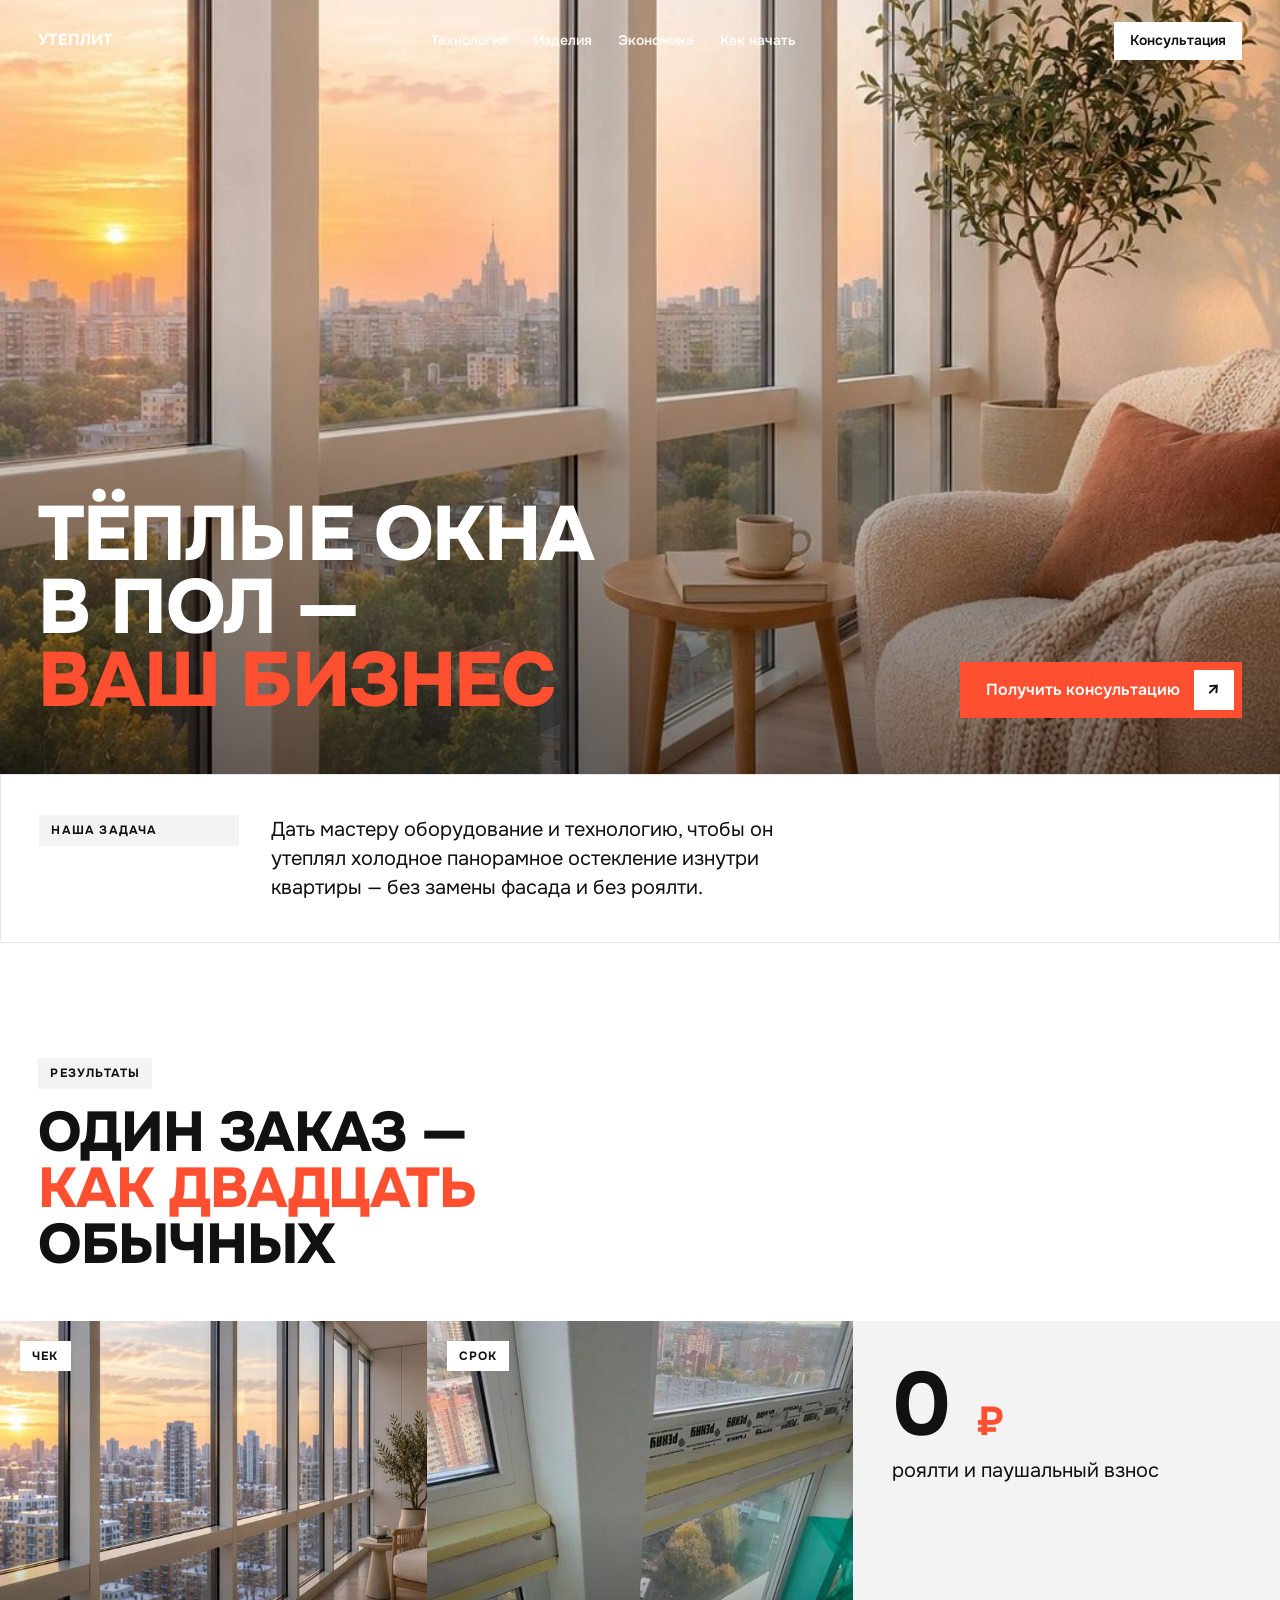
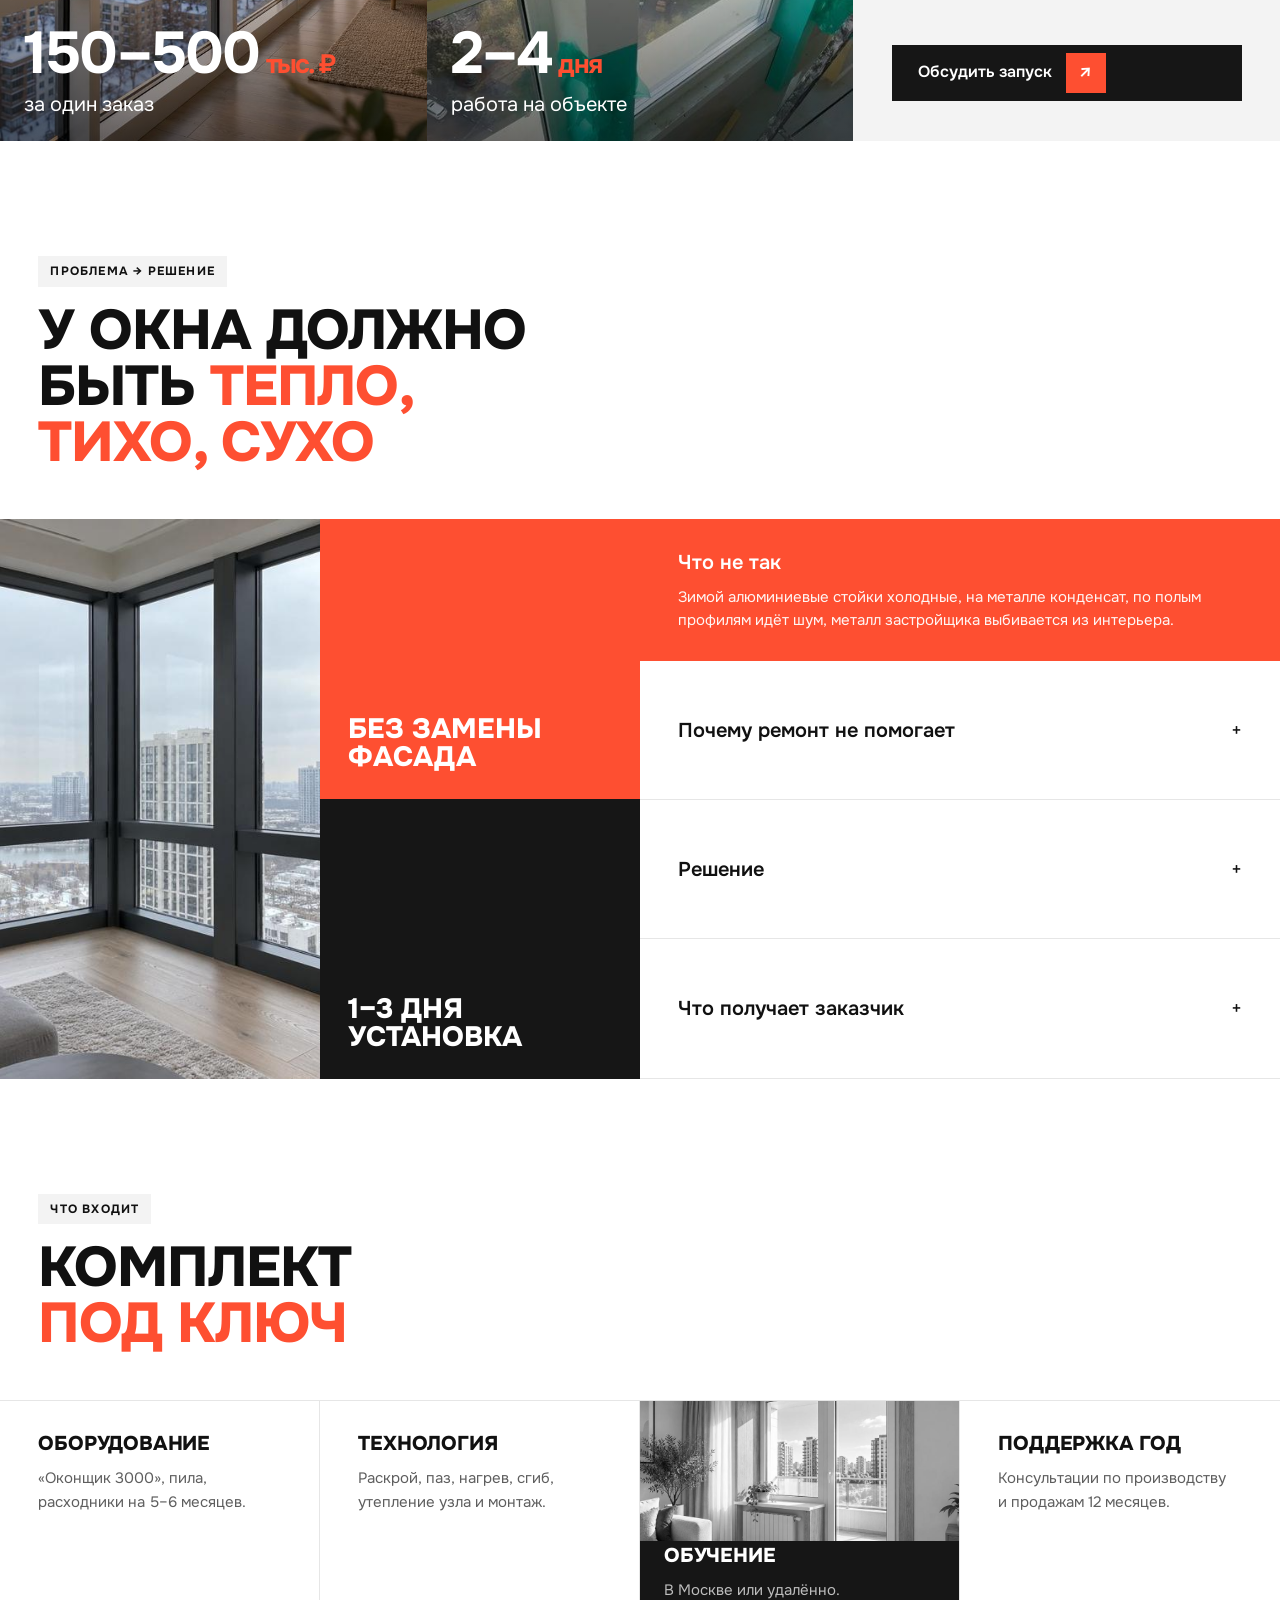
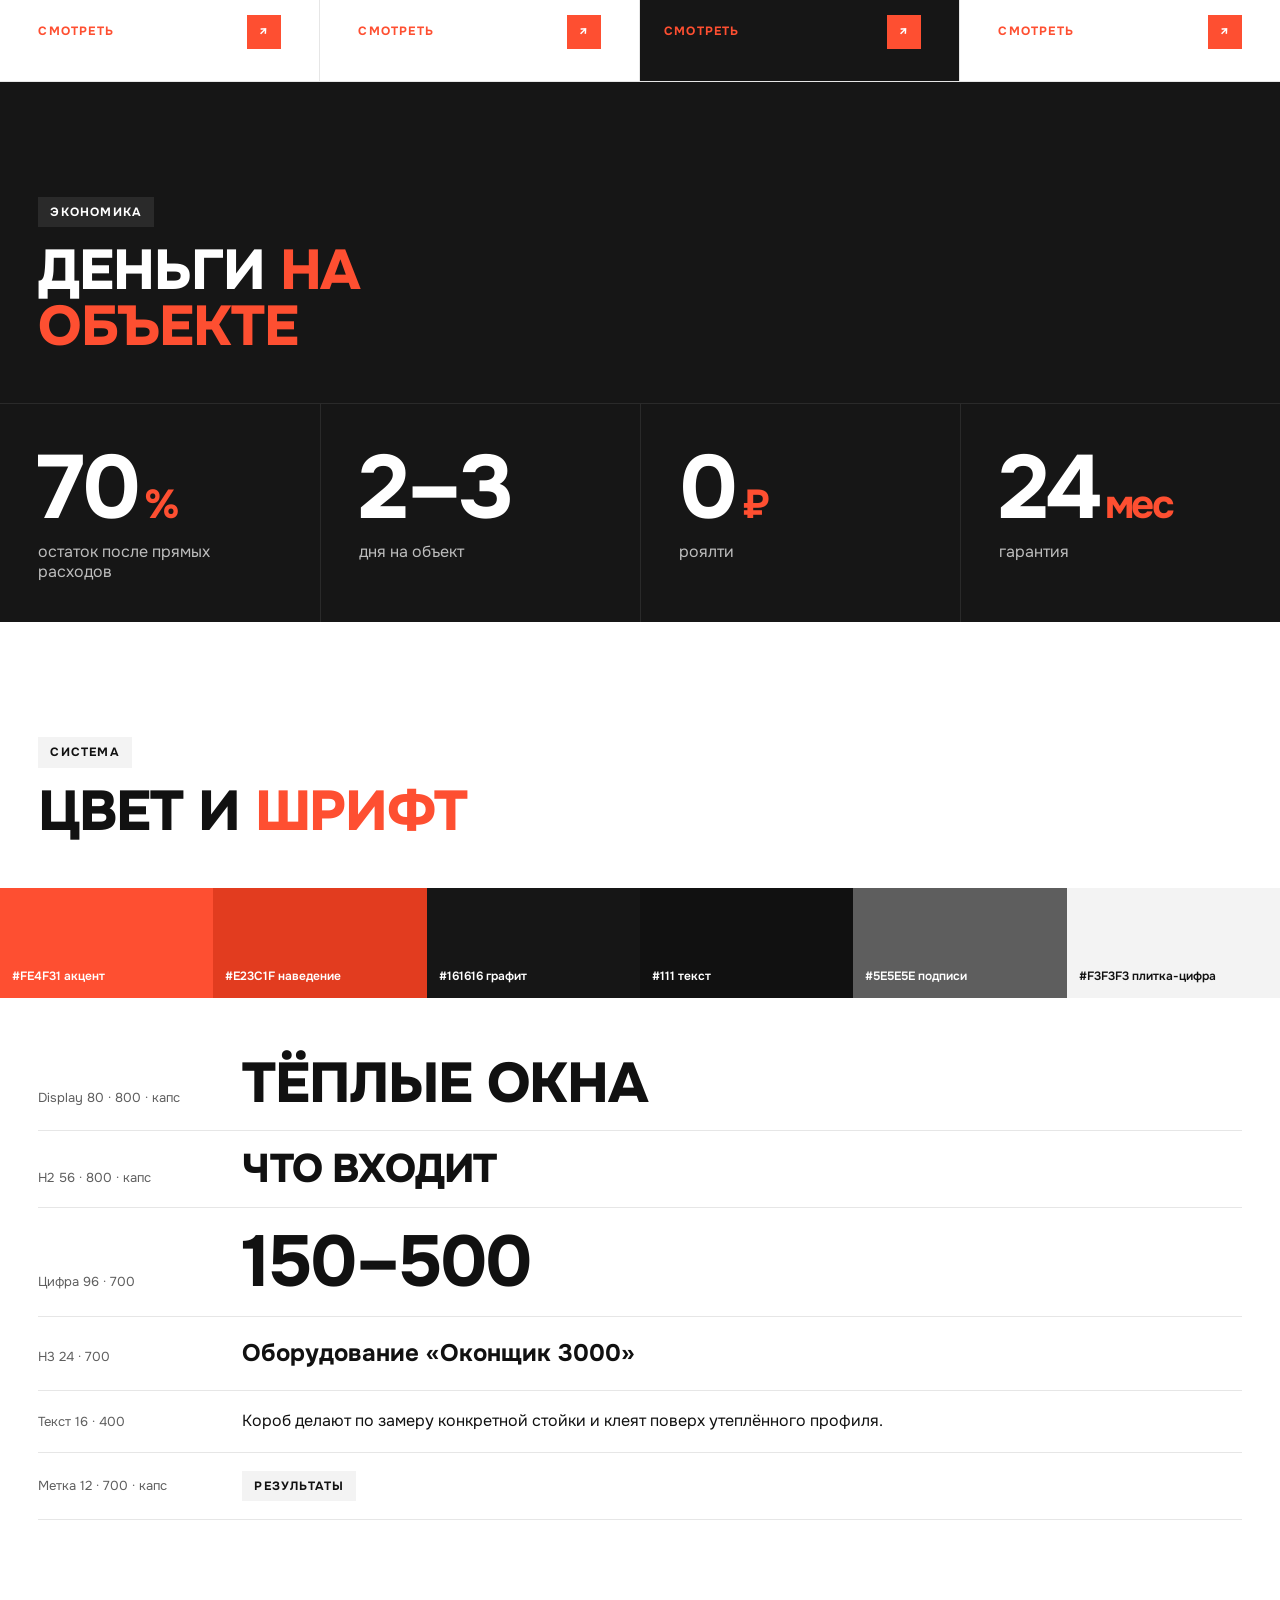
<file: materials/design/ds4_образец/ds.html>
<!doctype html><html lang="ru"><head><meta charset="utf-8"><meta name="viewport" content="width=device-width,initial-scale=1">
<title>Утеплит DS 4.0</title>
<link href="https://fonts.googleapis.com/css2?family=Onest:wght@400;500;600;700;800&display=swap" rel="stylesheet">
<style>
:root{--c-accent:#FE4F31;--c-accent-h:#E23C1F;--c-ink:#111;--c-graphite:#161616;--c-graphite-2:#2A2A2A;--c-muted:#5E5E5E;--c-line:#E6E6E6;--c-tile:#F3F3F3;
--t-display:clamp(40px,6vw,80px);--t-h2:clamp(32px,4.4vw,56px);--t-num:clamp(56px,7vw,96px);--r-hero:0;--r-card:0;--w:100%;--pad:clamp(20px,3vw,40px);--sec:clamp(64px,9vw,120px)}
*{box-sizing:border-box;margin:0;padding:0;border-radius:0!important}body{font-family:Onest,system-ui,sans-serif;color:var(--c-ink);background:#fff;font-size:16px;line-height:1.55}
h1,h2,h3,p{text-wrap:balance}.w{max-width:none;margin:0;padding:0 var(--pad)}
.up{text-transform:uppercase;font-weight:800;letter-spacing:-.02em}.ac{color:var(--c-accent)}
.lbl{display:inline-block;font-size:12px;font-weight:700;letter-spacing:.1em;text-transform:uppercase;background:var(--c-tile);border-radius:0;padding:6px 12px}
.btn{display:inline-flex;align-items:center;gap:14px;height:56px;padding:0 8px 0 26px;border-radius:0;background:var(--c-accent);color:#fff;font-weight:600;text-decoration:none}
.btn i{width:40px;height:40px;border-radius:0;background:#fff;display:flex;align-items:center;justify-content:center;color:var(--c-ink);font-style:normal;font-size:18px}
.btn.dark{background:var(--c-graphite);padding-right:8px}.btn.dark i{background:var(--c-accent);color:#fff}
.sec{padding:var(--sec) 0 0}.sec>.w>.bento,.sec>.w>.split,.sec>.w>.cards,.sec>.w>.nums,.sec>.w>.sw{margin:0 calc(-1 * var(--pad))}.h2{font-size:var(--t-h2);line-height:1;max-width:16ch;margin:16px 0 48px}
/* hero */
.hero{position:relative;margin:0;border-radius:0;overflow:hidden;height:86vh;min-height:560px}
.hero img{position:absolute;inset:0;width:100%;height:100%;object-fit:cover;object-position:50% 55%}
.hero::after{content:"";position:absolute;inset:40% 0 0 0;background:linear-gradient(transparent,rgba(0,0,0,.5))}
.nav{position:absolute;z-index:2;top:0;left:0;right:0;display:flex;justify-content:space-between;align-items:center;padding:22px var(--pad);color:#fff;font-weight:600}
.nav .links{display:flex;gap:26px;font-size:14px;opacity:.9}.nav .ct{background:#fff;color:var(--c-ink);border-radius:0;padding:8px 16px;font-size:14px}
.hero .t{position:absolute;z-index:2;left:var(--pad);right:var(--pad);bottom:56px;display:flex;justify-content:space-between;align-items:flex-end;gap:40px;color:#fff}
.hero h1{font-size:var(--t-display);line-height:.95;max-width:14ch}
/* overlap panel */
.panel{position:relative;z-index:3;margin:0;background:#fff;padding:40px var(--pad);border-bottom:1px solid var(--c-line);display:grid;grid-template-columns:200px 1fr;gap:32px;align-items:start;border:1px solid var(--c-line)}
.panel p{font-size:20px;line-height:1.45;max-width:52ch}
/* bento */
.bento{display:grid;grid-template-columns:1fr 1fr 1fr;gap:0}
.ph{position:relative;border-radius:0;overflow:hidden;min-height:420px}.ph img{position:absolute;inset:0;width:100%;height:100%;object-fit:cover}
.ph::after{content:"";position:absolute;inset:45% 0 0 0;background:linear-gradient(transparent,rgba(0,0,0,.55))}
.ph .c{position:absolute;z-index:2;left:24px;right:24px;bottom:24px;color:#fff}.ph .lbl{position:absolute;z-index:2;top:20px;left:20px;background:#fff}
.num{font-size:var(--t-num);font-weight:700;line-height:1;letter-spacing:-.03em}.num small{font-size:.45em;color:var(--c-accent);margin-left:6px}
.ph .num{font-size:clamp(44px,4.6vw,68px);white-space:nowrap}
.cap{font-size:20px;line-height:1.25;margin-top:8px}
.tile{background:var(--c-tile);border-radius:0;padding:40px var(--pad);display:flex;flex-direction:column;justify-content:space-between;min-height:420px}
.tile .num{color:var(--c-ink)}
/* SKS cards */
.cards{display:grid;grid-template-columns:repeat(4,1fr);border-top:1px solid var(--c-line);border-bottom:1px solid var(--c-line)}
.cards>div{padding:32px var(--pad);border-right:1px solid var(--c-line);display:flex;flex-direction:column;gap:12px;min-height:240px}.cards>div:last-child{border-right:0}
.cards h3{font-size:20px;text-transform:uppercase;font-weight:800;letter-spacing:-.01em;line-height:1.1}.cards p{color:var(--c-muted);font-size:15px}
.more{margin-top:auto;display:flex;justify-content:space-between;align-items:center;font-size:12px;font-weight:700;letter-spacing:.1em;color:var(--c-accent)}.more b{width:34px;height:34px;background:var(--c-accent);color:#fff;border-radius:0;display:flex;align-items:center;justify-content:center}
.cards .dk{background:var(--c-graphite);color:#fff;padding-left:24px;position:relative;overflow:hidden}.cards .dk img{position:absolute;inset:0 0 50% 0;width:100%;height:50%;object-fit:cover;filter:grayscale(1)}.cards .dk h3{margin-top:112px;position:relative}
/* split: photo + color block + accordion */
.split{display:grid;grid-template-columns:1fr 1fr;gap:0}
.blk{display:grid;grid-template-columns:1fr 1fr;grid-template-rows:1fr 1fr;gap:0;min-height:560px}
.blk .ph{min-height:0}.blk .ph::after{display:none}.cb{background:var(--c-accent);color:#fff;border-radius:0;padding:28px;font-size:28px;font-weight:800;text-transform:uppercase;line-height:1;display:flex;align-items:flex-end}.cb.g{background:var(--c-graphite)}
.acc{display:flex;flex-direction:column}.acc>div{border-bottom:1px solid var(--c-line);padding:28px var(--pad);flex:1;align-items:center;display:flex;justify-content:space-between;font-size:20px;font-weight:600}
.acc .on{align-items:flex-start!important;justify-content:center;background:var(--c-accent);color:#fff;border-radius:0;border-color:transparent;flex-direction:column;gap:8px}.acc .on p{font-size:15px;font-weight:400;opacity:.95}.acc span{font-weight:400}
/* dark numbers */
.dark{background:var(--c-graphite);color:#fff}.dark.sec{padding-bottom:0}.dark .lbl{background:var(--c-graphite-2);color:#fff}
.nums{display:grid;grid-template-columns:repeat(4,1fr);border-top:1px solid var(--c-graphite-2)}.nums>div{padding:40px var(--pad)}.nums>div+div{border-left:1px solid var(--c-graphite-2)}.nums .cap{color:#BDBDBD;font-size:16px}
/* swatches */
.sw{display:grid;grid-template-columns:repeat(6,1fr);gap:0}.sw div{border-radius:0;height:110px;padding:12px;font-size:12px;font-weight:600;display:flex;align-items:flex-end}
.type div{border-bottom:1px solid var(--c-line);padding:18px 0;display:grid;grid-template-columns:180px 1fr;align-items:baseline;gap:24px}.type small{color:var(--c-muted);font-size:13px}
@media(max-width:860px){.nav .links{display:none}.hero{height:78vh}.hero .t{left:20px;right:20px;bottom:84px;flex-direction:column;align-items:flex-start;gap:20px}
.panel{grid-template-columns:1fr;gap:12px;padding:28px var(--pad)}.panel p{font-size:17px}
.bento,.split,.blk{grid-template-columns:1fr}.ph,.tile{min-height:340px}.blk{grid-template-rows:auto}.blk .ph{min-height:260px}.cb{min-height:160px}
.cards{grid-template-columns:1fr}.cards>div{padding:28px var(--pad);border-right:0;border-bottom:1px solid var(--c-line)}
.nums{grid-template-columns:1fr 1fr}.nums>div:nth-child(3){border-left:0}.nums>div{padding:28px var(--pad);border-bottom:1px solid var(--c-graphite-2)}
.sw{grid-template-columns:repeat(3,1fr)}.type div{grid-template-columns:1fr}}
</style></head><body>

<section class="hero"><img src="hero.jpg" alt="">
  <div class="nav"><b>УТЕПЛИТ</b><div class="links"><span>Технология</span><span>Изделия</span><span>Экономика</span><span>Как начать</span></div><span class="ct">Консультация</span></div>
  <div class="t"><h1 class="up">Тёплые окна в пол — <span class="ac">ваш бизнес</span></h1><a class="btn" href="#">Получить консультацию<i>↗</i></a></div>
</section>
<div class="panel"><span class="lbl">Наша задача</span><p>Дать мастеру оборудование и технологию, чтобы он утеплял холодное панорамное остекление изнутри квартиры — без замены фасада и без роялти.</p></div>

<section class="sec"><div class="w">
  <span class="lbl">Результаты</span><h2 class="h2 up">Один заказ — <span class="ac">как двадцать</span> обычных</h2>
  <div class="bento">
    <div class="ph"><img src="g04.jpg" alt=""><span class="lbl">Чек</span><div class="c"><div class="num">150–500<small>тыс. ₽</small></div><div class="cap">за один заказ</div></div></div>
    <div class="ph"><img src="tape.jpg" alt=""><span class="lbl">Срок</span><div class="c"><div class="num">2–4<small>дня</small></div><div class="cap">работа на объекте</div></div></div>
    <div class="tile"><div><div class="num">0 <small>₽</small></div><div class="cap">роялти и паушальный взнос</div></div><a class="btn dark" href="#">Обсудить запуск<i>↗</i></a></div>
  </div>
</div></section>

<section class="sec"><div class="w">
  <span class="lbl">Проблема → решение</span><h2 class="h2 up">У окна должно быть <span class="ac">тепло, тихо, сухо</span></h2>
  <div class="split">
    <div class="blk"><div class="ph" style="grid-row:1/3"><img src="g14.jpg" alt=""></div><div class="cb">Без замены фасада</div><div class="cb g">1–3 дня установка</div></div>
    <div class="acc"><div class="on">Что не так<p>Зимой алюминиевые стойки холодные, на металле конденсат, по полым профилям идёт шум, металл застройщика выбивается из интерьера.</p></div><div>Почему ремонт не помогает<span>+</span></div><div>Решение<span>+</span></div><div>Что получает заказчик<span>+</span></div></div>
  </div>
</div></section>

<section class="sec"><div class="w">
  <span class="lbl">Что входит</span><h2 class="h2 up">Комплект <span class="ac">под ключ</span></h2>
  <div class="cards">
    <div><h3>Оборудование</h3><p>«Оконщик 3000», пила, расходники на 5–6 месяцев.</p><div class="more">СМОТРЕТЬ<b>↗</b></div></div>
    <div><h3>Технология</h3><p>Раскрой, паз, нагрев, сгиб, утепление узла и монтаж.</p><div class="more">СМОТРЕТЬ<b>↗</b></div></div>
    <div class="dk"><img src="g02.jpg" alt=""><h3>Обучение</h3><p style="color:#BDBDBD;position:relative">В Москве или удалённо.</p><div class="more" style="position:relative">СМОТРЕТЬ<b>↗</b></div></div>
    <div><h3>Поддержка год</h3><p>Консультации по производству и продажам 12 месяцев.</p><div class="more">СМОТРЕТЬ<b>↗</b></div></div>
  </div>
</div></section>

<section class="sec dark"><div class="w">
  <span class="lbl">Экономика</span><h2 class="h2 up">Деньги <span class="ac">на объекте</span></h2>
  <div class="nums"><div><div class="num">70<small>%</small></div><div class="cap">остаток после прямых расходов</div></div><div><div class="num">2–3</div><div class="cap">дня на объект</div></div><div><div class="num">0<small>₽</small></div><div class="cap">роялти</div></div><div><div class="num">24<small>мес</small></div><div class="cap">гарантия</div></div></div>
</div></section>

<section class="sec"><div class="w">
  <span class="lbl">Система</span><h2 class="h2 up">Цвет и <span class="ac">шрифт</span></h2>
  <div class="sw"><div style="background:#FE4F31;color:#fff">#FE4F31 акцент</div><div style="background:#E23C1F;color:#fff">#E23C1F наведение</div><div style="background:#161616;color:#fff">#161616 графит</div><div style="background:#111;color:#fff">#111 текст</div><div style="background:#5E5E5E;color:#fff">#5E5E5E подписи</div><div style="background:#F3F3F3">#F3F3F3 плитка-цифра</div></div>
  <div class="type" style="padding:40px 0 var(--sec)">
    <div><small>Display 80 · 800 · капс</small><span class="up" style="font-size:56px;line-height:1">Тёплые окна</span></div>
    <div><small>H2 56 · 800 · капс</small><span class="up" style="font-size:40px;line-height:1">Что входит</span></div>
    <div><small>Цифра 96 · 700</small><span class="num" style="font-size:72px">150–500</span></div>
    <div><small>H3 24 · 700</small><span style="font-size:24px;font-weight:700">Оборудование «Оконщик 3000»</span></div>
    <div><small>Текст 16 · 400</small><span>Короб делают по замеру конкретной стойки и клеят поверх утеплённого профиля.</span></div>
    <div><small>Метка 12 · 700 · капс</small><span><span class="lbl">Результаты</span></span></div>
  </div>
</div></section>
</body></html>
</file>
